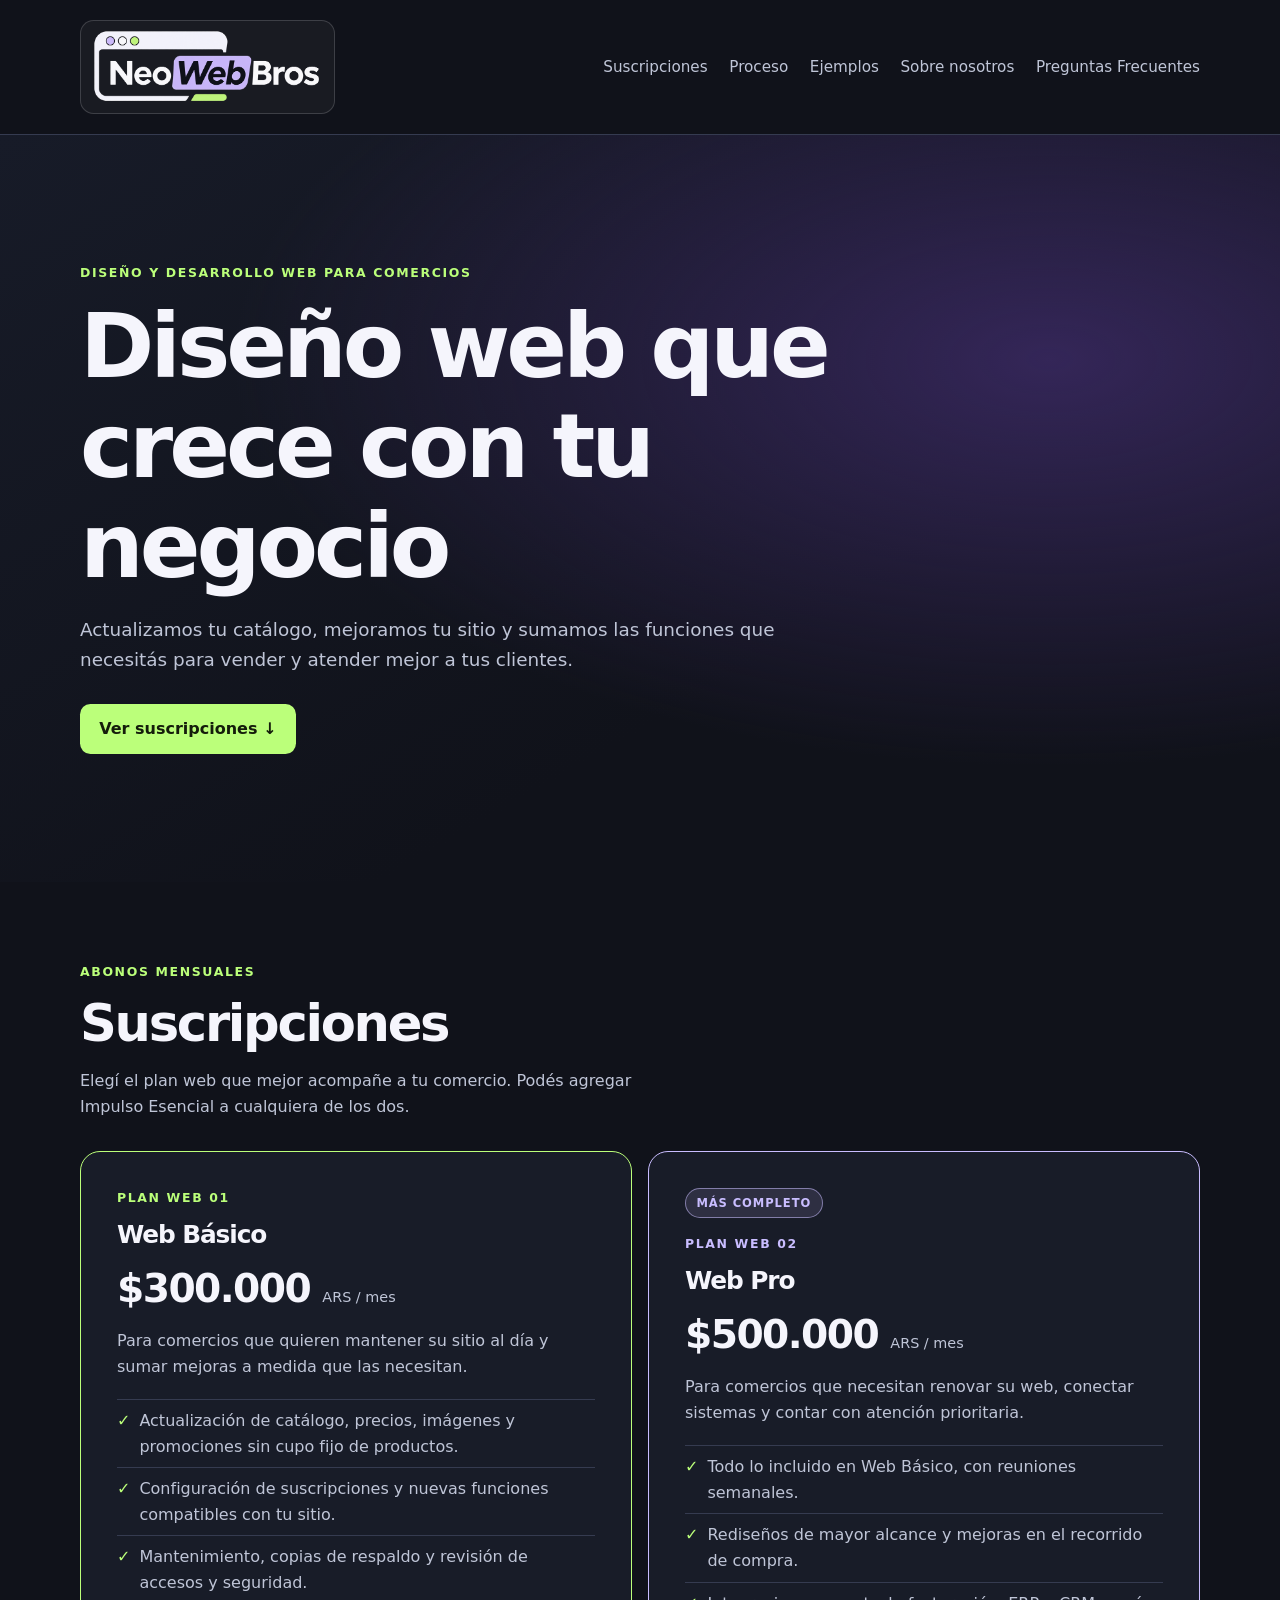
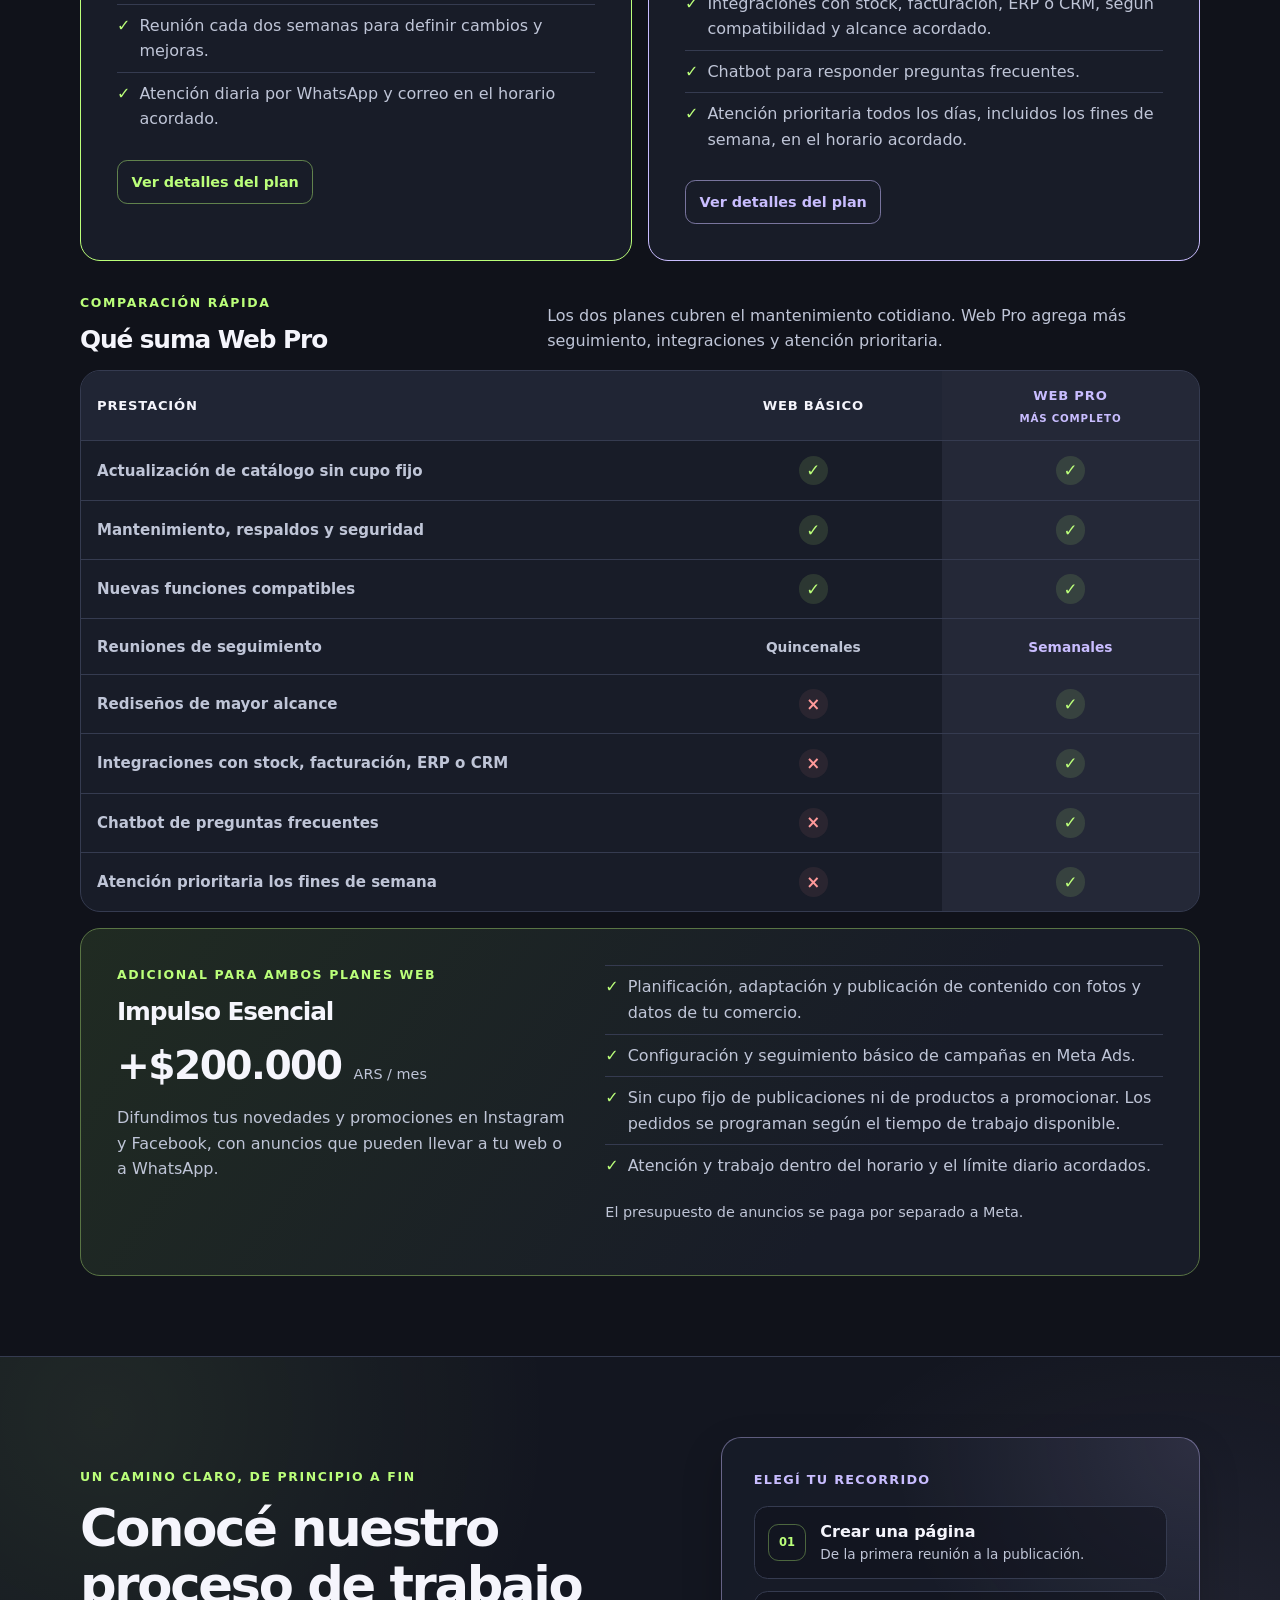
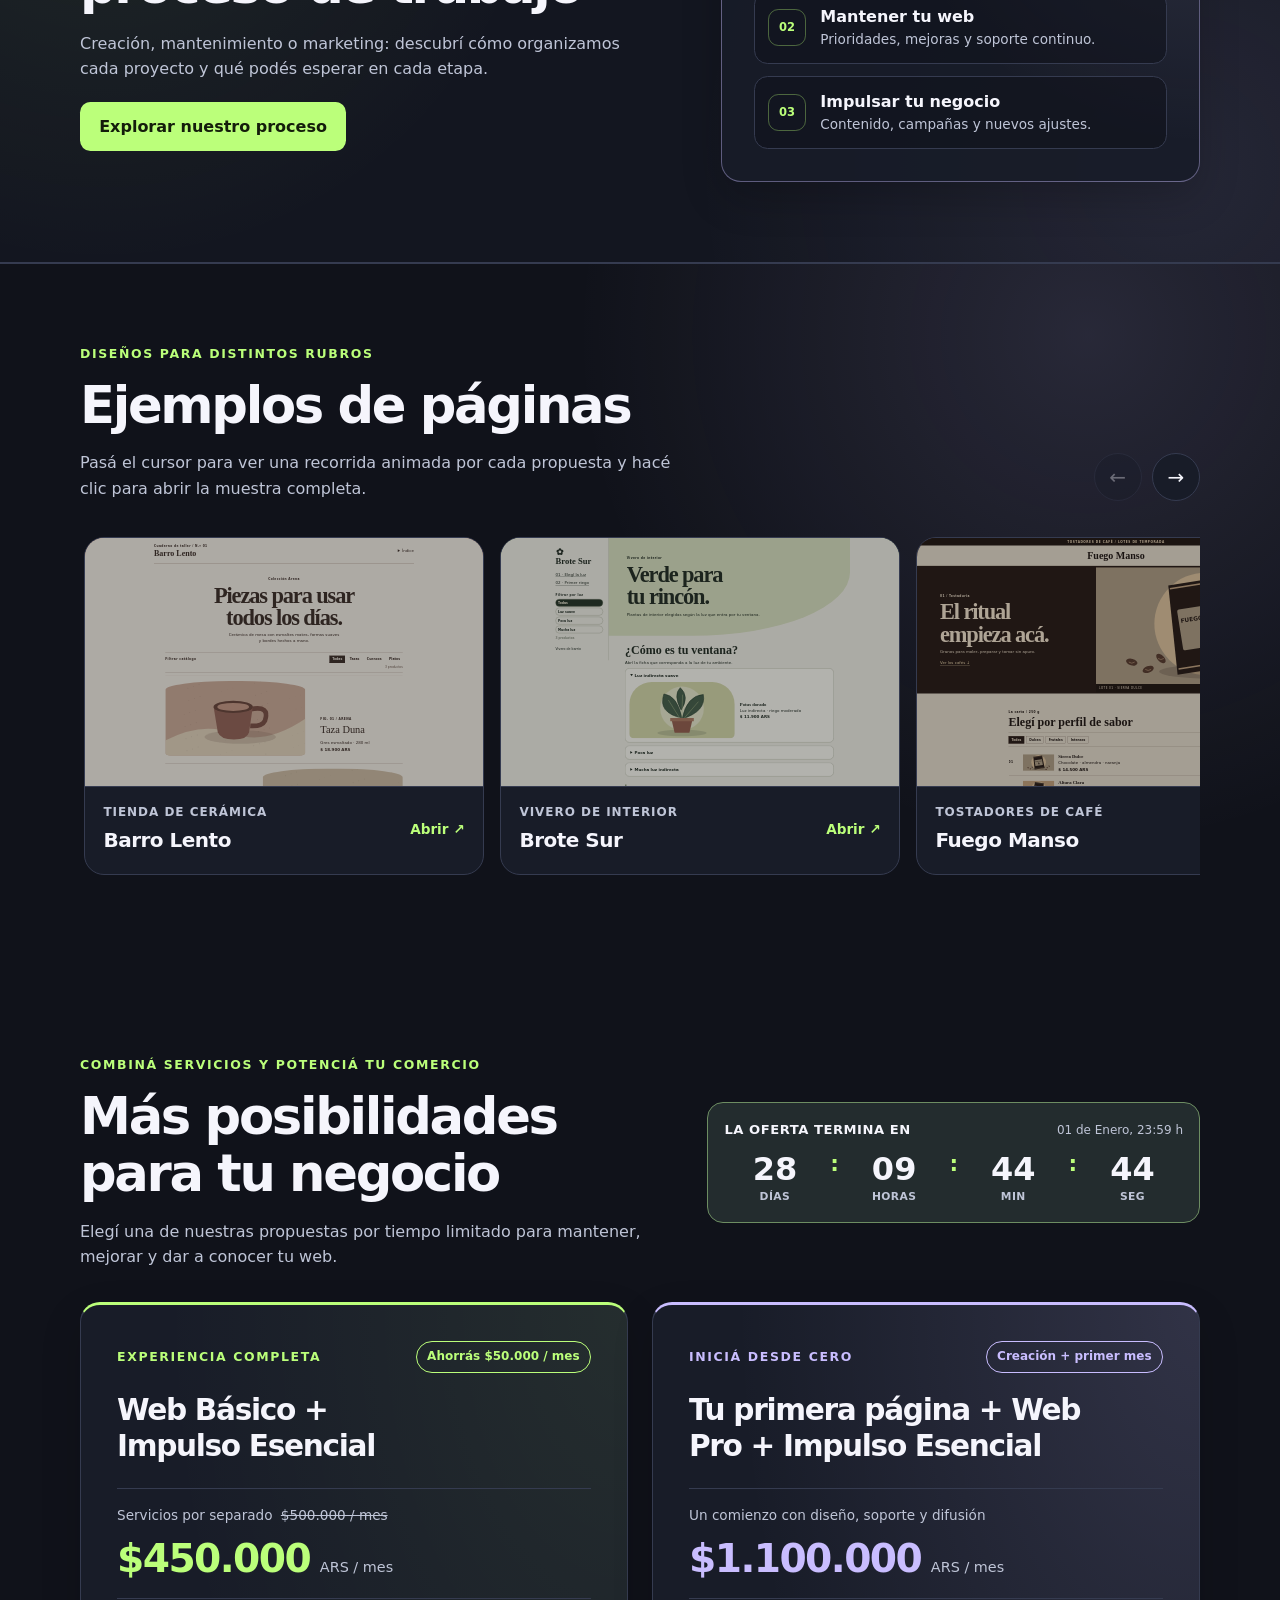
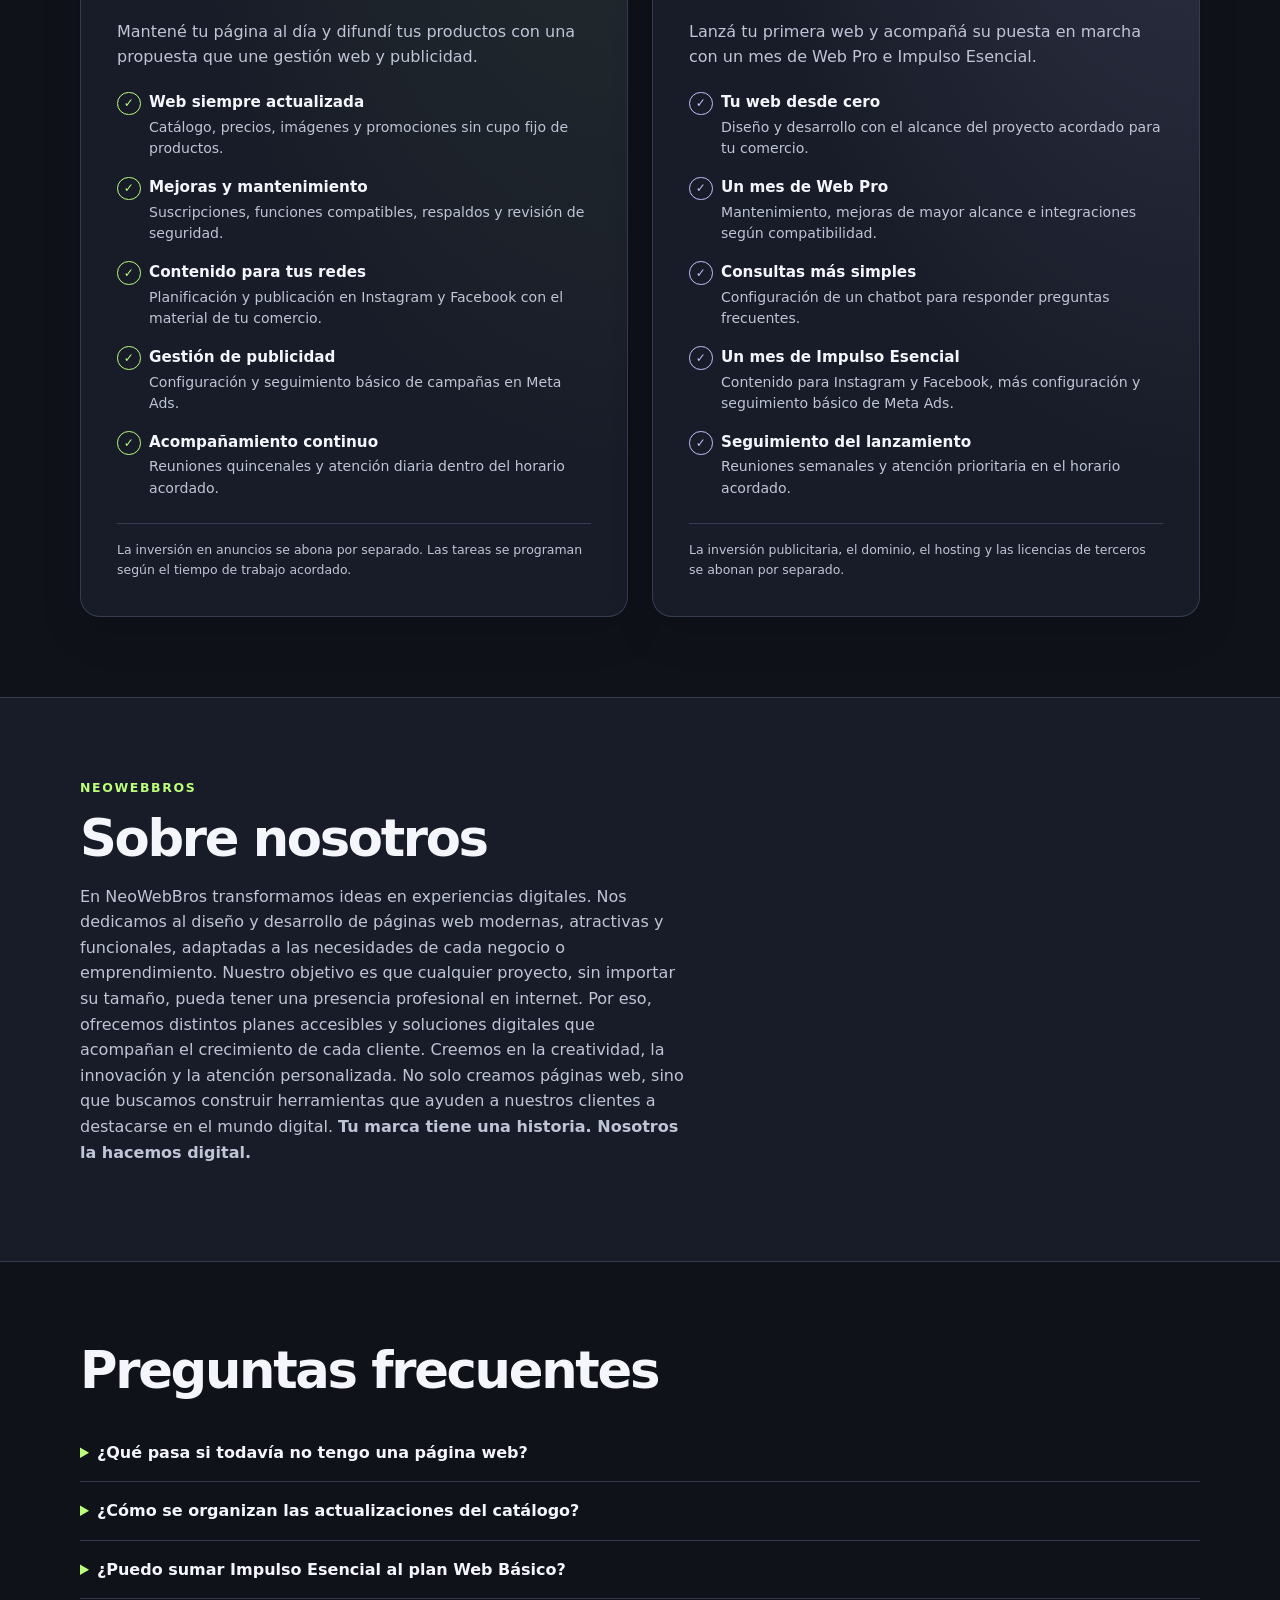
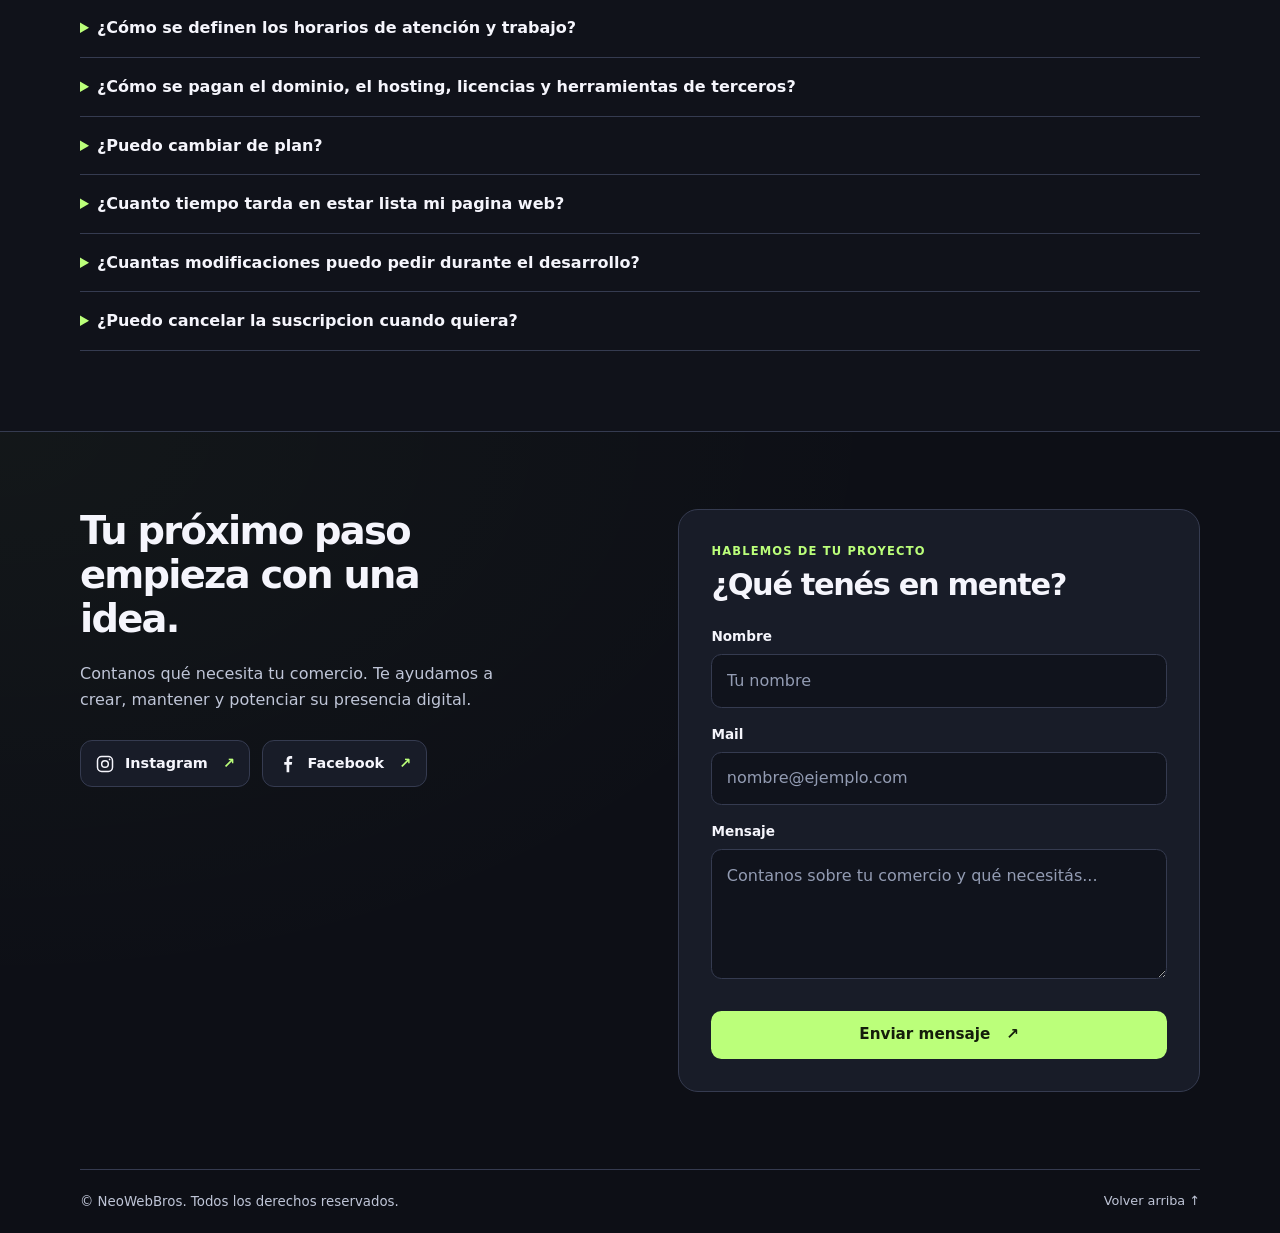
<file: index.html>
<!DOCTYPE html>
<html lang="es-AR">
  <head>
    <meta charset="utf-8" />
    <meta name="viewport" content="width=device-width, initial-scale=1" />
    <meta name="description" content="Diseño, desarrollo y mantenimiento web para comercios en Argentina. Mejoramos tu catálogo, la experiencia de compra y tu presencia digital." />
    <meta name="robots" content="index, follow, max-image-preview:large" />
    <meta name="color-scheme" content="dark" />
    <meta name="theme-color" content="#10121a" />
    <meta property="og:locale" content="es_AR" />
    <meta property="og:type" content="website" />
    <meta property="og:site_name" content="NeoWebBros" />
    <meta property="og:url" content="https://neowebbros.onrender.com/" />
    <meta property="og:title" content="Diseño y desarrollo web para comercios | NeoWebBros" />
    <meta property="og:description" content="Mantenimiento, mejoras e integraciones para que la web de tu comercio crezca con tu negocio." />
    <meta property="og:image" content="https://neowebbros.onrender.com/public/neowebbros-logo-header.png" />
    <meta property="og:image:width" content="720" />
    <meta property="og:image:height" content="241" />
    <meta property="og:image:alt" content="NeoWebBros — Diseño y desarrollo web" />
    <meta name="twitter:card" content="summary" />
    <meta name="twitter:title" content="Diseño y desarrollo web para comercios | NeoWebBros" />
    <meta name="twitter:description" content="Mantenimiento, mejoras e integraciones para que la web de tu comercio crezca con tu negocio." />
    <meta name="twitter:image" content="https://neowebbros.onrender.com/public/neowebbros-logo-header.png" />
    <meta name="twitter:image:alt" content="NeoWebBros — Diseño y desarrollo web" />
    <link rel="icon" type="image/svg+xml" href="public/neowebbros-concepto-2.svg" />
    <link rel="icon" type="image/x-icon" href="public/neowebbros-favicon.ico" />
    <link rel="apple-touch-icon" href="public/neowebbros-concepto-2.png" />
    <link rel="canonical" href="https://neowebbros.onrender.com/" />
    <link rel="preload" as="image" href="public/neowebbros-logo-header.png" fetchpriority="high" />
    <title>Diseño y desarrollo web para comercios | NeoWebBros</title>
    <link rel="stylesheet" href="css/main.css" />
    <script type="application/ld+json">
      {
        "@context": "https://schema.org",
        "@graph": [
          {
            "@type": "ProfessionalService",
            "@id": "https://neowebbros.onrender.com/#organization",
            "name": "NeoWebBros",
            "url": "https://neowebbros.onrender.com/",
            "logo": "https://neowebbros.onrender.com/public/neowebbros-logo-header.png",
            "description": "Diseño, desarrollo, mantenimiento web y publicidad digital para comercios.",
            "areaServed": {
              "@type": "Country",
              "name": "Argentina"
            },
            "serviceType": [
              "Diseño web",
              "Desarrollo web",
              "Mantenimiento web",
              "Publicidad digital"
            ]
          },
          {
            "@type": "FAQPage",
            "@id": "https://neowebbros.onrender.com/#preguntas-frecuentes",
            "url": "https://neowebbros.onrender.com/#preguntas-frecuentes",
            "inLanguage": "es-AR",
            "mainEntity": [
              {
                "@type": "Question",
                "name": "¿Qué pasa si todavía no tengo una página web?",
                "acceptedAnswer": {
                  "@type": "Answer",
                  "text": "La creación de un sitio desde cero se cotiza como un proyecto aparte. Una vez en funcionamiento, podés elegir un abono para mantenerlo y seguir mejorándolo."
                }
              },
              {
                "@type": "Question",
                "name": "¿Cómo se organizan las actualizaciones del catálogo?",
                "acceptedAnswer": {
                  "@type": "Answer",
                  "text": "Nos compartís las fotos, los precios y las descripciones. Priorizamos los cambios con vos y los programamos según la disponibilidad de trabajo del plan."
                }
              },
              {
                "@type": "Question",
                "name": "¿Puedo sumar Impulso Esencial al plan Web Básico?",
                "acceptedAnswer": {
                  "@type": "Answer",
                  "text": "Sí. El adicional se puede contratar con Web Básico o Web Pro por $200.000 ARS al mes. El presupuesto destinado a los anuncios se abona por separado."
                }
              },
              {
                "@type": "Question",
                "name": "¿Cómo se definen los horarios de atención y trabajo?",
                "acceptedAnswer": {
                  "@type": "Answer",
                  "text": "Al contratar coordinamos la franja de atención. Para Impulso Esencial también acordamos el límite de trabajo por día y las prioridades del calendario."
                }
              },
              {
                "@type": "Question",
                "name": "¿Cómo se pagan el dominio, el hosting y las licencias?",
                "acceptedAnswer": {
                  "@type": "Answer",
                  "text": "Los costos de dominio, hosting y herramientas de terceros se abonan por separado cuando corresponden."
                }
              }
            ]
          }
        ]
      }
    </script>
  </head>
  <body id="inicio">
    <header class="site-header">
      <div class="container header-inner">
        <a class="brand header-brand" href="#inicio">
          <img class="brand-logo" src="public/neowebbros-logo-header.png" width="720" height="241" alt="NeoWebBros — Diseño y desarrollo web" fetchpriority="high" decoding="async" />
        </a>
        <nav aria-label="Navegación principal">
          <ul>
            <li>
              <a href="#suscripciones">Suscripciones</a>
            </li>
            <li>
              <a href="#proceso">Proceso</a>
            </li>
            <li>
              <a href="#proyectos">Ejemplos</a>
            </li>
            <li>
              <a href="#sobre-nosotros">Sobre nosotros</a>
            </li>
            <li>
              <a href="#preguntas-frecuentes">Preguntas Frecuentes</a>
            </li>
          </ul>
        </nav>
      </div>
    </header>
    <main>
      <section class="hero" aria-labelledby="titulo">
        <div class="container">
          <p class="eyebrow">Diseño y desarrollo web para comercios</p>
          <h1 id="titulo">Diseño web que crece con tu negocio</h1>
          <p>
          Actualizamos tu catálogo, mejoramos tu sitio y sumamos
          las funciones que necesitás para vender y atender mejor a tus clientes.
        </p>
          <a class="button" href="#suscripciones">Ver suscripciones ↓</a>
        </div>
      </section>
      <section class="section container" id="suscripciones" aria-labelledby="titulo-planes">
        <p class="eyebrow">Abonos mensuales</p>
        <h2 id="titulo-planes">Suscripciones</h2>
        <p class="section-intro">
        Elegí el plan web que mejor acompañe a tu comercio.
        Podés agregar Impulso Esencial a cualquiera de los dos.
      </p>
        <div class="plan-grid">
          <article
            class="card plan-card"
            role="button"
            tabindex="0"
            aria-haspopup="dialog"
            aria-controls="plan-basic-dialog"
            data-plan-dialog="plan-basic-dialog"
          >
            <p class="eyebrow">Plan web 01</p>
            <h3>Web Básico</h3>
            <p class="price">$300.000 <small>ARS / mes</small></p>
            <p>
            Para comercios que quieren mantener su sitio al día
            y sumar mejoras a medida que las necesitan.
          </p>
            <ul class="features">
              <li>Actualización de catálogo, precios, imágenes y promociones sin cupo fijo de productos.</li>
              <li>Configuración de suscripciones y nuevas funciones compatibles con tu sitio.</li>
              <li>Mantenimiento, copias de respaldo y revisión de accesos y seguridad.</li>
              <li>Reunión cada dos semanas para definir cambios y mejoras.</li>
              <li>Atención diaria por WhatsApp y correo en el horario acordado.</li>
            </ul>
            <span class="plan-card-action" aria-hidden="true">Ver detalles del plan</span>
          </article>
          <article
            class="card card-pro plan-card"
            role="button"
            tabindex="0"
            aria-haspopup="dialog"
            aria-controls="plan-pro-dialog"
            data-plan-dialog="plan-pro-dialog"
          >
            <span class="plan-recommendation">Más completo</span>
            <p class="eyebrow">Plan web 02</p>
            <h3>Web Pro</h3>
            <p class="price">$500.000 <small>ARS / mes</small></p>
            <p>
            Para comercios que necesitan renovar su web, conectar
            sistemas y contar con atención prioritaria.
          </p>
            <ul class="features">
              <li>Todo lo incluido en Web Básico, con reuniones semanales.</li>
              <li>Rediseños de mayor alcance y mejoras en el recorrido de compra.</li>
              <li>Integraciones con stock, facturación, ERP o CRM, según compatibilidad y alcance acordado.</li>
              <li>Chatbot para responder preguntas frecuentes.</li>
              <li>Atención prioritaria todos los días, incluidos los fines de semana, en el horario acordado.</li>
            </ul>
            <span class="plan-card-action" aria-hidden="true">Ver detalles del plan</span>
          </article>
        </div>

        <dialog class="plan-dialog" id="plan-basic-dialog" aria-labelledby="plan-basic-title" aria-describedby="plan-basic-summary">
          <div class="plan-dialog-content">
            <header class="plan-dialog-header">
              <div>
                <p class="eyebrow">Plan web 01</p>
                <h2 id="plan-basic-title">Web Básico</h2>
              </div>
              <form method="dialog">
                <button class="plan-dialog-close" type="submit" aria-label="Cerrar detalles de Web Básico">×</button>
              </form>
            </header>

            <div class="plan-dialog-price">
              <p class="price">$300.000 <small>ARS / mes</small></p>
              <p id="plan-basic-summary">Una base de mantenimiento continuo para que tu sitio se mantenga actualizado, seguro y preparado para crecer.</p>
            </div>

            <div class="plan-dialog-grid">
              <section aria-labelledby="plan-basic-ideal">
                <h3 id="plan-basic-ideal">Ideal para</h3>
                <p>Comercios que ya tienen una web y necesitan delegar las actualizaciones frecuentes sin contratar cada cambio por separado.</p>
              </section>
              <section aria-labelledby="plan-basic-workflow">
                <h3 id="plan-basic-workflow">Cómo trabajamos</h3>
                <p>Nos reunimos cada dos semanas, definimos prioridades y programamos las tareas según el tiempo de trabajo disponible.</p>
              </section>
            </div>

            <section class="plan-dialog-includes" aria-labelledby="plan-basic-includes">
              <h3 id="plan-basic-includes">Qué incluye</h3>
              <ul>
                <li>Actualización de productos, precios, imágenes, textos y promociones.</li>
                <li>Configuración de funciones y suscripciones compatibles con tu sitio.</li>
                <li>Mantenimiento técnico, copias de respaldo y revisión de seguridad.</li>
                <li>Atención por WhatsApp y correo dentro del horario acordado.</li>
              </ul>
            </section>

            <p class="plan-dialog-note"><strong>Importante:</strong> los servicios, licencias o herramientas de terceros se cotizan por separado cuando el proyecto los requiere.</p>

            <div class="plan-dialog-actions">
              <a class="button" href="#contacto" data-plan-contact>Quiero consultar por Web Básico</a>
              <form method="dialog">
                <button class="button button-secondary" type="submit">Seguir comparando</button>
              </form>
            </div>
          </div>
        </dialog>

        <dialog class="plan-dialog plan-dialog-pro" id="plan-pro-dialog" aria-labelledby="plan-pro-title" aria-describedby="plan-pro-summary">
          <div class="plan-dialog-content">
            <header class="plan-dialog-header">
              <div>
                <p class="eyebrow">Plan web 02 · Más completo</p>
                <h2 id="plan-pro-title">Web Pro</h2>
              </div>
              <form method="dialog">
                <button class="plan-dialog-close" type="submit" aria-label="Cerrar detalles de Web Pro">×</button>
              </form>
            </header>

            <div class="plan-dialog-price">
              <p class="price">$500.000 <small>ARS / mes</small></p>
              <p id="plan-pro-summary">Más seguimiento, mejoras de mayor alcance e integraciones para comercios con necesidades digitales más activas.</p>
            </div>

            <div class="plan-dialog-grid">
              <section aria-labelledby="plan-pro-ideal">
                <h3 id="plan-pro-ideal">Ideal para</h3>
                <p>Comercios que necesitan evolucionar su experiencia de compra, conectar sistemas y resolver cambios con prioridad.</p>
              </section>
              <section aria-labelledby="plan-pro-workflow">
                <h3 id="plan-pro-workflow">Cómo trabajamos</h3>
                <p>Revisamos avances cada semana, acordamos el próximo bloque de trabajo y damos prioridad a las consultas del plan.</p>
              </section>
            </div>

            <section class="plan-dialog-includes" aria-labelledby="plan-pro-includes">
              <h3 id="plan-pro-includes">Qué incluye</h3>
              <ul>
                <li>Todo lo incluido en Web Básico, con seguimiento semanal.</li>
                <li>Rediseños y optimizaciones del recorrido de compra.</li>
                <li>Integraciones con stock, facturación, ERP o CRM según compatibilidad.</li>
                <li>Configuración de un chatbot para consultas frecuentes.</li>
                <li>Atención prioritaria, incluidos los fines de semana, en el horario acordado.</li>
              </ul>
            </section>

            <p class="plan-dialog-note"><strong>Importante:</strong> cada integración se evalúa antes de comenzar. Las licencias y servicios de terceros se cotizan por separado.</p>

            <div class="plan-dialog-actions">
              <a class="button" href="#contacto" data-plan-contact>Quiero consultar por Web Pro</a>
              <form method="dialog">
                <button class="button button-secondary" type="submit">Seguir comparando</button>
              </form>
            </div>
          </div>
        </dialog>

        <section class="plan-comparison" aria-labelledby="titulo-comparacion">
          <div class="comparison-heading">
            <div>
              <p class="eyebrow">Comparación rápida</p>
              <h3 id="titulo-comparacion">Qué suma Web Pro</h3>
            </div>
            <p>Los dos planes cubren el mantenimiento cotidiano. Web Pro agrega más seguimiento, integraciones y atención prioritaria.</p>
          </div>
          <div class="comparison-table-wrap" tabindex="0" aria-label="Tabla comparativa de los planes Web Básico y Web Pro">
            <table class="comparison-table">
              <caption class="sr-only">Servicios incluidos en Web Básico y Web Pro</caption>
              <thead>
                <tr>
                  <th scope="col">Prestación</th>
                  <th scope="col">Web Básico</th>
                  <th class="pro-column" scope="col">
                    Web Pro
                    <span>Más completo</span>
                  </th>
                </tr>
              </thead>
              <tbody>
                <tr>
                  <th scope="row">Actualización de catálogo sin cupo fijo</th>
                  <td><span class="comparison-status included" role="img" aria-label="Incluido">✓</span></td>
                  <td class="pro-column"><span class="comparison-status included" role="img" aria-label="Incluido">✓</span></td>
                </tr>
                <tr>
                  <th scope="row">Mantenimiento, respaldos y seguridad</th>
                  <td><span class="comparison-status included" role="img" aria-label="Incluido">✓</span></td>
                  <td class="pro-column"><span class="comparison-status included" role="img" aria-label="Incluido">✓</span></td>
                </tr>
                <tr>
                  <th scope="row">Nuevas funciones compatibles</th>
                  <td><span class="comparison-status included" role="img" aria-label="Incluido">✓</span></td>
                  <td class="pro-column"><span class="comparison-status included" role="img" aria-label="Incluido">✓</span></td>
                </tr>
                <tr>
                  <th scope="row">Reuniones de seguimiento</th>
                  <td><span class="comparison-detail">Quincenales</span></td>
                  <td class="pro-column"><span class="comparison-detail comparison-detail-pro">Semanales</span></td>
                </tr>
                <tr>
                  <th scope="row">Rediseños de mayor alcance</th>
                  <td><span class="comparison-status excluded" role="img" aria-label="No incluido">×</span></td>
                  <td class="pro-column"><span class="comparison-status included" role="img" aria-label="Incluido">✓</span></td>
                </tr>
                <tr>
                  <th scope="row">Integraciones con stock, facturación, ERP o CRM</th>
                  <td><span class="comparison-status excluded" role="img" aria-label="No incluido">×</span></td>
                  <td class="pro-column"><span class="comparison-status included" role="img" aria-label="Incluido">✓</span></td>
                </tr>
                <tr>
                  <th scope="row">Chatbot de preguntas frecuentes</th>
                  <td><span class="comparison-status excluded" role="img" aria-label="No incluido">×</span></td>
                  <td class="pro-column"><span class="comparison-status included" role="img" aria-label="Incluido">✓</span></td>
                </tr>
                <tr>
                  <th scope="row">Atención prioritaria los fines de semana</th>
                  <td><span class="comparison-status excluded" role="img" aria-label="No incluido">×</span></td>
                  <td class="pro-column"><span class="comparison-status included" role="img" aria-label="Incluido">✓</span></td>
                </tr>
              </tbody>
            </table>
          </div>
        </section>
        <article class="card addon">
          <div>
            <p class="eyebrow">Adicional para ambos planes web</p>
            <h3>Impulso Esencial</h3>
            <p class="price">+$200.000 <small>ARS / mes</small></p>
            <p>
            Difundimos tus novedades y promociones en Instagram y Facebook,
            con anuncios que pueden llevar a tu web o a WhatsApp.
          </p>
          </div>
          <div>
            <ul class="features">
              <li>Planificación, adaptación y publicación de contenido con fotos y datos de tu comercio.</li>
              <li>Configuración y seguimiento básico de campañas en Meta Ads.</li>
              <li>Sin cupo fijo de publicaciones ni de productos a promocionar. Los pedidos se programan según el tiempo de trabajo disponible.</li>
              <li>Atención y trabajo dentro del horario y el límite diario acordados.</li>
            </ul>
            <p class="note">El presupuesto de anuncios se paga por separado a Meta.</p>
          </div>
        </article>
      </section>
      <section class="section process-section process-invite-section" id="proceso" aria-labelledby="titulo-proceso">
        <div class="container process-invite-layout">
          <div class="process-invite-copy">
            <p class="eyebrow">Un camino claro, de principio a fin</p>
            <h2 id="titulo-proceso">Conocé nuestro proceso de trabajo</h2>
            <p class="section-intro">
              Creación, mantenimiento o marketing: descubrí cómo organizamos cada proyecto y qué podés esperar en cada etapa.
            </p>
            <a class="button process-invite-button" href="pages/proceso.html">Explorar nuestro proceso</a>
          </div>

          <div class="process-invite-preview" aria-label="Servicios explicados en la página de proceso">
            <p class="process-invite-label">Elegí tu recorrido</p>
            <ul class="process-invite-list">
              <li>
                <span aria-hidden="true">01</span>
                <div>
                  <strong>Crear una página</strong>
                  <small>De la primera reunión a la publicación.</small>
                </div>
              </li>
              <li>
                <span aria-hidden="true">02</span>
                <div>
                  <strong>Mantener tu web</strong>
                  <small>Prioridades, mejoras y soporte continuo.</small>
                </div>
              </li>
              <li>
                <span aria-hidden="true">03</span>
                <div>
                  <strong>Impulsar tu negocio</strong>
                  <small>Contenido, campañas y nuevos ajustes.</small>
                </div>
              </li>
            </ul>
          </div>
        </div>
      </section>
      <section class="section showcase" id="proyectos" aria-labelledby="titulo-proyectos">
        <div class="container">
          <div class="showcase-heading">
            <div>
              <p class="eyebrow">Diseños para distintos rubros</p>
              <h2 id="titulo-proyectos">Ejemplos de páginas</h2>
              <p class="section-intro">
                Pasá el cursor para ver una recorrida animada por cada propuesta y hacé clic para abrir la muestra completa.
              </p>
            </div>
            <div class="carousel-controls" aria-label="Controles del carrusel">
              <button class="carousel-button" type="button" data-carousel-previous aria-label="Ver ejemplos anteriores">
                <span aria-hidden="true">←</span>
              </button>
              <button class="carousel-button" type="button" data-carousel-next aria-label="Ver más ejemplos">
                <span aria-hidden="true">→</span>
              </button>
            </div>
          </div>
          <div class="project-carousel" data-carousel>
            <div class="project-track" data-carousel-track tabindex="0" aria-label="Ejemplos de sitios web">
              <a class="project-card" href="pages/barro-lento.html" target="_blank" rel="noopener noreferrer" aria-label="Barro Lento, tienda de cerámica. Abrir muestra en una pestaña nueva">
                <span class="project-preview project-preview-clay" aria-hidden="true">
                  <iframe src="pages/barro-lento.html" title="Vista previa de Barro Lento" loading="lazy" tabindex="-1"></iframe>
                </span>
                <span class="project-meta">
                  <span>
                    <small>Tienda de cerámica</small>
                    <strong>Barro Lento</strong>
                  </span>
                  <span class="project-cta" aria-hidden="true">Abrir ↗</span>
                </span>
              </a>
              <a class="project-card" href="pages/brote-sur.html" target="_blank" rel="noopener noreferrer" aria-label="Brote Sur, vivero de interior. Abrir muestra en una pestaña nueva">
                <span class="project-preview project-preview-plant" aria-hidden="true">
                  <iframe src="pages/brote-sur.html" title="Vista previa de Brote Sur" loading="lazy" tabindex="-1"></iframe>
                </span>
                <span class="project-meta">
                  <span>
                    <small>Vivero de interior</small>
                    <strong>Brote Sur</strong>
                  </span>
                  <span class="project-cta" aria-hidden="true">Abrir ↗</span>
                </span>
              </a>
              <a class="project-card" href="pages/fuego-manso.html" target="_blank" rel="noopener noreferrer" aria-label="Fuego Manso, tostadores de café. Abrir muestra en una pestaña nueva">
                <span class="project-preview project-preview-coffee" aria-hidden="true">
                  <iframe src="pages/fuego-manso.html" title="Vista previa de Fuego Manso" loading="lazy" tabindex="-1"></iframe>
                </span>
                <span class="project-meta">
                  <span>
                    <small>Tostadores de café</small>
                    <strong>Fuego Manso</strong>
                  </span>
                  <span class="project-cta" aria-hidden="true">Abrir ↗</span>
                </span>
              </a>
              <a class="project-card" href="pages/pixel-arcade.html" target="_blank" rel="noopener noreferrer" aria-label="Pixel Arcade, tienda retro. Abrir muestra en una pestaña nueva">
                <span class="project-preview project-preview-arcade" aria-hidden="true">
                  <iframe src="pages/pixel-arcade.html" title="Vista previa de Pixel Arcade" loading="lazy" tabindex="-1"></iframe>
                </span>
                <span class="project-meta">
                  <span>
                    <small>Tienda retro</small>
                    <strong>Pixel Arcade</strong>
                  </span>
                  <span class="project-cta" aria-hidden="true">Abrir ↗</span>
                </span>
              </a>
              <a class="project-card" href="pages/ritmo-calle.html" target="_blank" rel="noopener noreferrer" aria-label="Ritmo Calle, indumentaria urbana. Abrir muestra en una pestaña nueva">
                <span class="project-preview project-preview-street" aria-hidden="true">
                  <iframe src="pages/ritmo-calle.html" title="Vista previa de Ritmo Calle" loading="lazy" tabindex="-1"></iframe>
                </span>
                <span class="project-meta">
                  <span>
                    <small>Indumentaria urbana</small>
                    <strong>Ritmo Calle</strong>
                  </span>
                  <span class="project-cta" aria-hidden="true">Abrir ↗</span>
                </span>
              </a>
            </div>
          </div>
        </div>
      </section>
    <section class="section container offers" id="ofertas" aria-labelledby="titulo-ofertas">
      <header class="offers-heading">
        <div>
          <p class="eyebrow">Combiná servicios y potenciá tu comercio</p>
          <h2 id="titulo-ofertas">Más posibilidades para tu negocio</h2>
          <p class="section-intro">Elegí una de nuestras propuestas por tiempo limitado para mantener, mejorar y dar a conocer tu web.</p>
        </div>
        <div
            class="offer-countdown"
            data-offer-countdown
            data-deadline="2027-01-01T23:59:59-03:00"
            role="group"
            aria-labelledby="offer-countdown-title"
          >
            <div class="offer-countdown-heading">
              <p class="offer-countdown-kicker" id="offer-countdown-title">La oferta termina en</p>
              <time datetime="2027-01-01T23:59:59-03:00">01 de Enero, 23:59 h</time>
            </div>
            <div class="offer-countdown-units" aria-hidden="true">
              <span class="offer-countdown-unit"><strong data-countdown-days>00</strong><small>Días</small></span>
              <span class="offer-countdown-separator">:</span>
              <span class="offer-countdown-unit"><strong data-countdown-hours>00</strong><small>Horas</small></span>
              <span class="offer-countdown-separator">:</span>
              <span class="offer-countdown-unit"><strong data-countdown-minutes>00</strong><small>Min</small></span>
              <span class="offer-countdown-separator">:</span>
              <span class="offer-countdown-unit"><strong data-countdown-seconds>00</strong><small>Seg</small></span>
            </div>
            <p class="sr-only" data-countdown-status aria-live="polite"></p>
          </div>
      </header>

      <div class="offers-grid">
        <article class="card offer-card">
          <div class="offer-topline">
            <p class="eyebrow">Experiencia completa</p>
            <span class="offer-badge">Ahorrás $50.000 / mes</span>
          </div>
          <h3>Web Básico + Impulso Esencial</h3>
          <div class="offer-pricing">
            <p class="offer-reference">Servicios por separado <s>$500.000 / mes</s></p>
            <p class="price">$450.000 <small>ARS / mes</small></p>
          </div>

          <p class="offer-description">Mantené tu página al día y difundí tus productos con una propuesta que une gestión web y publicidad.</p>
          <ul class="offer-features">
            <li><strong>Web siempre actualizada</strong><span>Catálogo, precios, imágenes y promociones sin cupo fijo de productos.</span></li>
            <li><strong>Mejoras y mantenimiento</strong><span>Suscripciones, funciones compatibles, respaldos y revisión de seguridad.</span></li>
            <li><strong>Contenido para tus redes</strong><span>Planificación y publicación en Instagram y Facebook con el material de tu comercio.</span></li>
            <li><strong>Gestión de publicidad</strong><span>Configuración y seguimiento básico de campañas en Meta Ads.</span></li>
            <li><strong>Acompañamiento continuo</strong><span>Reuniones quincenales y atención diaria dentro del horario acordado.</span></li>
          </ul>
          <p class="offer-note">La inversión en anuncios se abona por separado. Las tareas se programan según el tiempo de trabajo acordado.</p>
        </article>

        <article class="card offer-card offer-card-launch">
          <div class="offer-topline">
            <p class="eyebrow">Iniciá desde cero</p>
            <span class="offer-badge">Creación + primer mes</span>
          </div>
          <h3>Tu primera página + Web Pro + Impulso Esencial</h3>
          <div class="offer-pricing">
            <p class="offer-reference">Un comienzo con diseño, soporte y difusión</p>
            <p class="price">$1.100.000 <small>ARS / mes</small></p>
          </div>
          <p class="offer-description">Lanzá tu primera web y acompañá su puesta en marcha con un mes de Web Pro e Impulso Esencial.</p>
          <ul class="offer-features">
            <li><strong>Tu web desde cero</strong><span>Diseño y desarrollo con el alcance del proyecto acordado para tu comercio.</span></li>
            <li><strong>Un mes de Web Pro</strong><span>Mantenimiento, mejoras de mayor alcance e integraciones según compatibilidad.</span></li>
            <li><strong>Consultas más simples</strong><span>Configuración de un chatbot para responder preguntas frecuentes.</span></li>
            <li><strong>Un mes de Impulso Esencial</strong><span>Contenido para Instagram y Facebook, más configuración y seguimiento básico de Meta Ads.</span></li>
            <li><strong>Seguimiento del lanzamiento</strong><span>Reuniones semanales y atención prioritaria en el horario acordado.</span></li>
          </ul>
          <p class="offer-note">La inversión publicitaria, el dominio, el hosting y las licencias de terceros se abonan por separado.</p>
        </article>
      </div>
    </section>

      <section class="section about" id="sobre-nosotros" aria-labelledby="titulo-nosotros">
        <div class="container">
          <p class="eyebrow">NeoWebBros</p>
          <h2 id="titulo-nosotros">Sobre nosotros</h2>
          <p class="section-intro">
            En NeoWebBros transformamos ideas en experiencias digitales. Nos dedicamos al diseño y desarrollo de páginas web modernas, atractivas y funcionales, adaptadas a las necesidades de cada negocio o emprendimiento.

            Nuestro objetivo es que cualquier proyecto, sin importar su tamaño, pueda tener una presencia profesional en internet. Por eso, ofrecemos distintos planes accesibles y soluciones digitales que acompañan el crecimiento de cada cliente.

            Creemos en la creatividad, la innovación y la atención personalizada. No solo creamos páginas web, sino que buscamos construir herramientas que ayuden a nuestros clientes a destacarse en el mundo digital.

            <b>Tu marca tiene una historia. Nosotros la hacemos digital.</b>
        </p>
        </div>
      </section>
      <section class="section container" id="preguntas-frecuentes" aria-labelledby="titulo-faq">
        <h2 id="titulo-faq">Preguntas frecuentes</h2>
        <div class="faq">
          <details>
            <summary>¿Qué pasa si todavía no tengo una página web?</summary>
            <p>La creación de un sitio desde cero se cotiza como un proyecto aparte. Una vez en funcionamiento, podés elegir un abono para mantenerlo y seguir mejorándolo.</p>
          </details>
          <details>
            <summary>¿Cómo se organizan las actualizaciones del catálogo?</summary>
            <p>Nosotros sacamos las fotos y videos de tus productos con equipamiento de la mejor calidad y vos nos pasás los precios y las descripciones. Priorizamos los cambios con vos y los programamos según la disponibilidad de trabajo del plan.</p>
          </details>
          <details>
            <summary>¿Puedo sumar Impulso Esencial al plan Web Básico?</summary>
            <p>Sí. El adicional se puede contratar con Web Básico o Web Pro por $200.000 ARS al mes. El presupuesto destinado a los anuncios se abona por separado.</p>
          </details>
          <details>
            <summary>¿Cómo se definen los horarios de atención y trabajo?</summary>
            <p>Al contratar cualquiera de los servicios, coordinamos la franja de atención y las prioridades del calendario.</p>
          </details>
          <details>
            <summary>¿Cómo se pagan el dominio, el hosting, licencias y herramientas de terceros?</summary>
            <p>Los costos de dominio, hosting y herramientas de terceros se abonan por separado cuando corresponden.</p>
          </details>
          <details>
            <summary>¿Puedo cambiar de plan?</summary>
            <p>¡Por supuesto! Si quieres cambiar de plan puedes hacerlo al proximo mes sin problema alguno. En caso de querer cambiar de plan dentro del mismo mes, contactanos para abordar tu situación.</p>
          </details>
          <details>
            <summary>¿Cuanto tiempo tarda en estar lista mi pagina web?</summary>
            <p>El tiempo de desarrollo depende del plan contratado y de la complejidad del proyecto. Una vez que recibimos toda la información y el material necesario, comenzamos a trabajar para entregar tu página web lo antes posible, sin descuidar la calidad y los detalles.</p>
          </details>
          <details>
            <summary>¿Cuantas modificaciones puedo pedir durante el desarrollo?</summary>
            <p>En cada reunion realizada se pueden pedir cualquier cantidad de moficicaciones que el cliente quiera.</p>
          </details>
          <details>
            <summary>¿Puedo cancelar la suscripcion cuando quiera?</summary>
            <p>¡Sí! En NeoWebBros queremos que tengas total libertad. Podés cancelar tu suscripción cuando lo desees, sin compromisos de permanencia. La cancelación evitará futuras renovaciones, y el servicio continuará activo hasta que finalice el período ya abonado.</p>
          </details>
        </div>
      </section>
    </main>

<footer class="nwb-footer" id="contacto">
  <div class="container nwb-footer-grid">
    <div class="nwb-footer-info">

      <h2>Tu próximo paso empieza con una idea.</h2>

      <p>
        Contanos qué necesita tu comercio. Te ayudamos a crear,
        mantener y potenciar su presencia digital.
      </p>

      <div class="nwb-socials" aria-label="Nuestras redes sociales">
        <a
          class="nwb-social-button"
          href="https://www.instagram.com/neowebbros/"
          target="_blank"
          rel="noopener noreferrer"
          aria-label="Instagram de NeoWebBros, abre en otra pestaña"
        >
          <svg
            viewBox="0 0 24 24"
            fill="none"
            stroke="currentColor"
            stroke-width="1.8"
            aria-hidden="true"
          >
            <rect x="3" y="3" width="18" height="18" rx="5"></rect>
            <circle cx="12" cy="12" r="4"></circle>
            <circle cx="17.5" cy="6.5" r="1" fill="currentColor" stroke="none"></circle>
          </svg>
          Instagram
          <span aria-hidden="true">↗</span>
        </a>

        <a
          class="nwb-social-button"
          href="https://www.facebook.com/profile.php?id=61596649251829"
          target="_blank"
          rel="noopener noreferrer"
          aria-label="Facebook de NeoWebBros, abre en otra pestaña"
        >
          <svg viewBox="0 0 24 24" fill="currentColor" aria-hidden="true">
            <path d="M13.5 22v-9h3l.5-3.5h-3.5V7.3c0-1 .3-1.7 1.8-1.7H17V2.5c-.8-.1-1.7-.2-2.5-.2-2.5 0-4.2 1.5-4.2 4.3v2.9H7.5V13h2.8v9z"></path>
          </svg>
          Facebook
          <span aria-hidden="true">↗</span>
        </a>
      </div>
    </div>

    <section class="nwb-contact" aria-labelledby="nwb-contact-title">
      <p class="nwb-contact-eyebrow">Hablemos de tu proyecto</p>
      <h2 id="nwb-contact-title">¿Qué tenés en mente?</h2>

      <form id="nwb-contact-form" class="nwb-contact-form">
        <div class="nwb-field">
          <label for="nwb-name">Nombre</label>
          <input
            id="nwb-name"
            name="nombre"
            type="text"
            placeholder="Tu nombre"
            autocomplete="name"
            maxlength="100"
            required
          >
        </div>

        <div class="nwb-field">
          <label for="nwb-email">Mail</label>
          <input
            id="nwb-email"
            name="email"
            type="email"
            placeholder="nombre@ejemplo.com"
            autocomplete="email"
            maxlength="254"
            required
          >
        </div>

        <div class="nwb-field">
          <label for="nwb-message">Mensaje</label>
          <textarea
            id="nwb-message"
            name="mensaje"
            rows="4"
            placeholder="Contanos sobre tu comercio y qué necesitás..."
            maxlength="3000"
            required
          ></textarea>
        </div>

        <p class="nwb-form-note">

        </p>

        <button class="nwb-submit" type="submit">
          Enviar mensaje
          <span aria-hidden="true">↗</span>
        </button>
      </form>
    </section>
  </div>

  <div class="container nwb-footer-bottom">
    <small>© NeoWebBros. Todos los derechos reservados.</small>
    <a href="#inicio">Volver arriba ↑</a>
  </div>
</footer>

<dialog class="nwb-dialog" id="nwb-success" aria-labelledby="nwb-success-title">
  <div class="nwb-dialog-icon" aria-hidden="true">✓</div>
  <h2 id="nwb-success-title">¡Mensaje enviado!</h2>


  <form method="dialog">
    <button class="nwb-submit" autofocus>Entendido</button>
  </form>
</dialog>
    <script src="js/main.js" defer></script>
    <script src="js/formulario-footer.js" defer></script>
  </body>
</html>
</file>
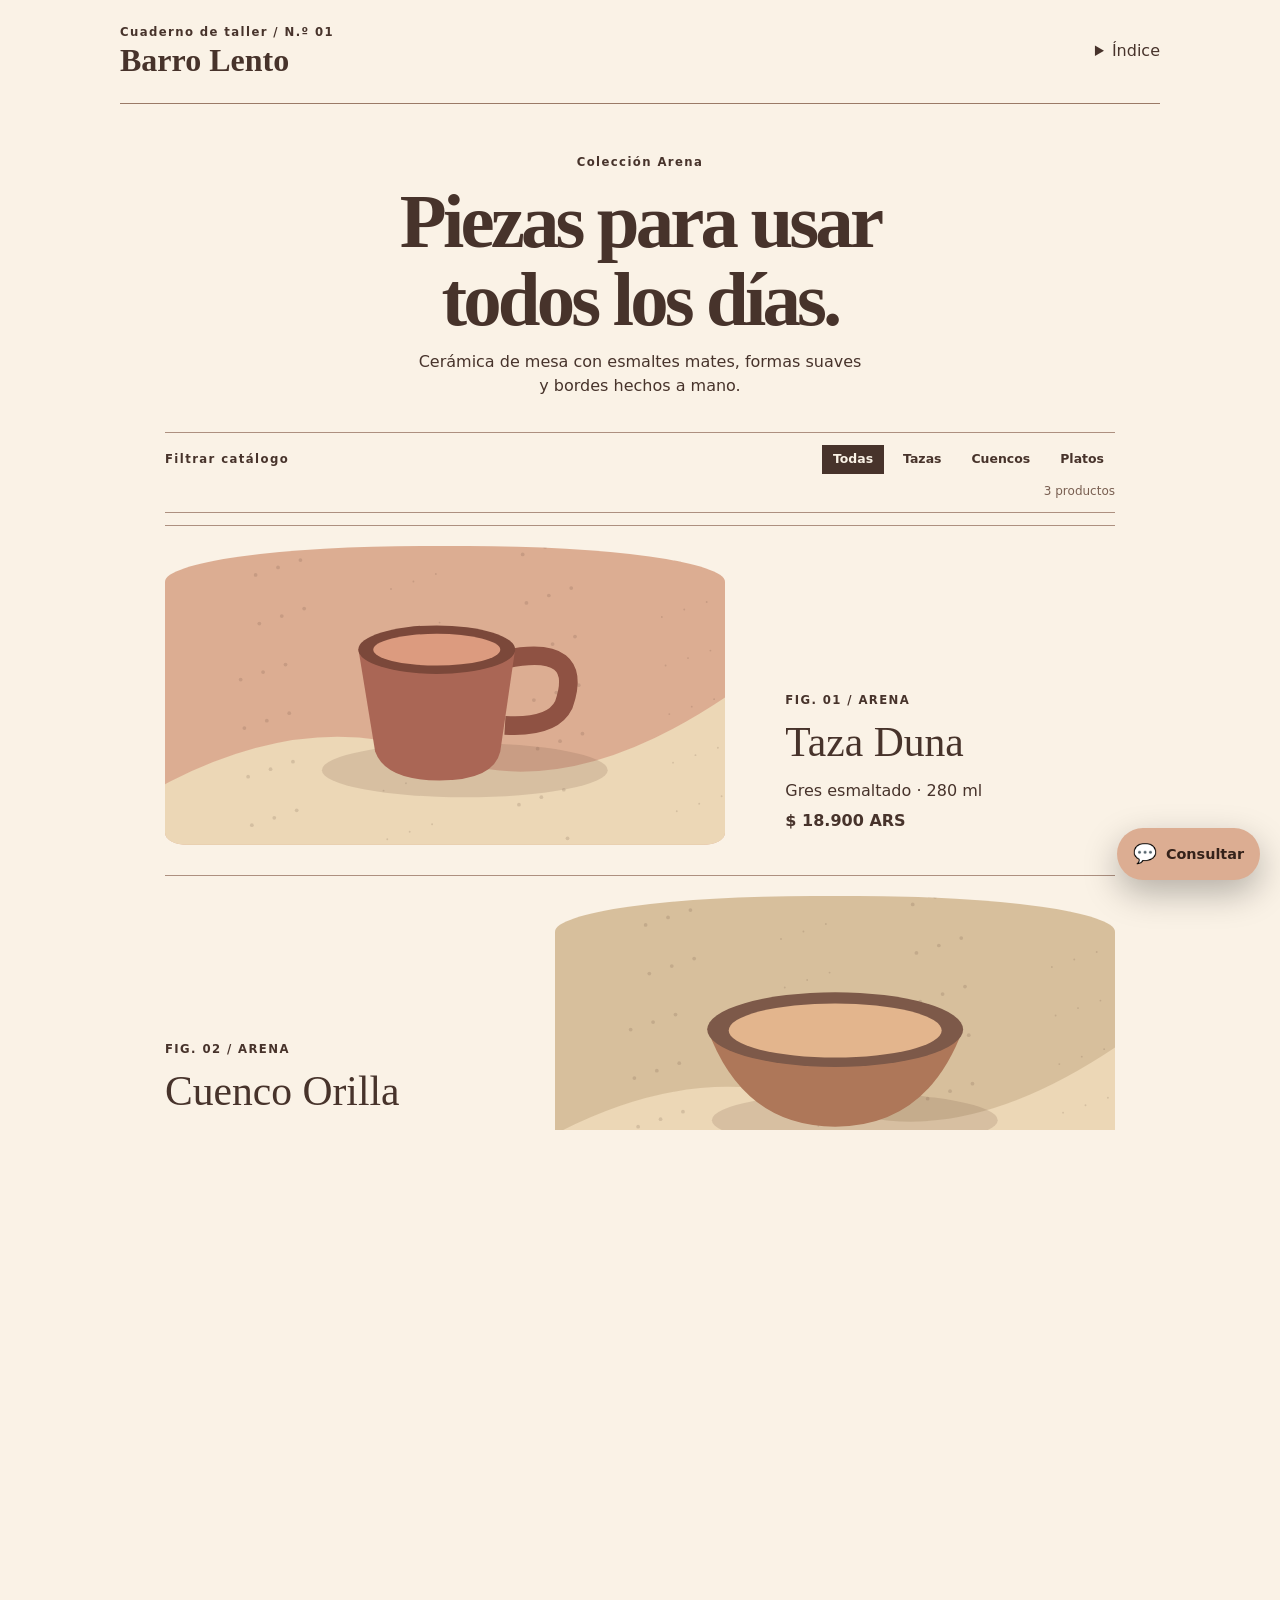
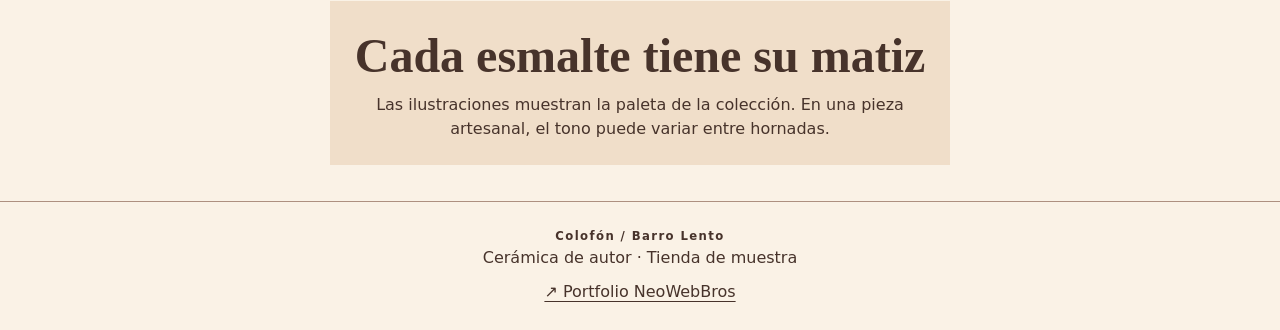
<file: pages/barro-lento.html>
<!DOCTYPE html>
<html lang="es-AR">
  <head>
    <meta charset="utf-8" />
    <meta name="viewport" content="width=device-width,initial-scale=1" />
    <meta name="robots" content="noindex, follow" />
    <title>Barro Lento | Demo NeoWebBros</title>
    <link rel="stylesheet" href="../css/barro-lento.css" />
    <link rel="stylesheet" href="../css/product-filters.css" />
    <link rel="stylesheet" href="../css/demo-chatbot.css" />
  </head>
  <body data-chatbot-business="barro-lento">
    <header class="book">
      <div>
        <p class="label">Cuaderno de taller / N.º 01</p>
        <a href="#coleccion">Barro Lento</a>
      </div>
      <details>
        <summary>Índice</summary>
        <nav aria-label="Índice">
          <a href="#coleccion">La colección</a>
          <a href="#esmaltes">Sobre los esmaltes</a>
          <a href="../index.html">Portfolio</a>
        </nav>
      </details>
    </header>
    <main>
      <article id="coleccion" class="journal">
        <header>
          <p class="label">Colección Arena</p>
          <h1>Piezas para usar todos los días.</h1>
          <p>Cerámica de mesa con esmaltes mates, formas suaves y bordes hechos a mano.</p>
        </header>
        <nav class="catalog-filters book-filters" data-product-filter data-filter-target="#coleccion" aria-label="Filtrar piezas por categoría">
          <span class="label">Filtrar catálogo</span>
          <button type="button" data-filter-value="all" aria-pressed="true">Todas</button>
          <button type="button" data-filter-value="tazas" aria-pressed="false">Tazas</button>
          <button type="button" data-filter-value="cuencos" aria-pressed="false">Cuencos</button>
          <button type="button" data-filter-value="platos" aria-pressed="false">Platos</button>
          <span class="product-filter-status" data-filter-status aria-live="polite"></span>
        </nav>
        <figure class="spread" data-product-category="tazas">
          <div>
            <svg viewBox="0 0 600 320" aria-hidden="true" xmlns="http://www.w3.org/2000/svg">
              <rect width="600" height="320" fill="#dcad92" />
              <path d="M0 255Q159 172 293 225T600 162V320H0" fill="#ecd7b6" />
              <circle cx="0" cy="0" r="1" fill="#5a3e31" opacity=".16" />
              <circle cx="149" cy="67" r="2" fill="#5a3e31" opacity=".16" />
              <circle cx="298" cy="134" r="1" fill="#5a3e31" opacity=".16" />
              <circle cx="447" cy="201" r="2" fill="#5a3e31" opacity=".16" />
              <circle cx="596" cy="268" r="1" fill="#5a3e31" opacity=".16" />
              <circle cx="145" cy="15" r="2" fill="#5a3e31" opacity=".16" />
              <circle cx="294" cy="82" r="1" fill="#5a3e31" opacity=".16" />
              <circle cx="443" cy="149" r="2" fill="#5a3e31" opacity=".16" />
              <circle cx="592" cy="216" r="1" fill="#5a3e31" opacity=".16" />
              <circle cx="141" cy="283" r="2" fill="#5a3e31" opacity=".16" />
              <circle cx="290" cy="30" r="1" fill="#5a3e31" opacity=".16" />
              <circle cx="439" cy="97" r="2" fill="#5a3e31" opacity=".16" />
              <circle cx="588" cy="164" r="1" fill="#5a3e31" opacity=".16" />
              <circle cx="137" cy="231" r="2" fill="#5a3e31" opacity=".16" />
              <circle cx="286" cy="298" r="1" fill="#5a3e31" opacity=".16" />
              <circle cx="435" cy="45" r="2" fill="#5a3e31" opacity=".16" />
              <circle cx="584" cy="112" r="1" fill="#5a3e31" opacity=".16" />
              <circle cx="133" cy="179" r="2" fill="#5a3e31" opacity=".16" />
              <circle cx="282" cy="246" r="1" fill="#5a3e31" opacity=".16" />
              <circle cx="431" cy="313" r="2" fill="#5a3e31" opacity=".16" />
              <circle cx="580" cy="60" r="1" fill="#5a3e31" opacity=".16" />
              <circle cx="129" cy="127" r="2" fill="#5a3e31" opacity=".16" />
              <circle cx="278" cy="194" r="1" fill="#5a3e31" opacity=".16" />
              <circle cx="427" cy="261" r="2" fill="#5a3e31" opacity=".16" />
              <circle cx="576" cy="8" r="1" fill="#5a3e31" opacity=".16" />
              <circle cx="125" cy="75" r="2" fill="#5a3e31" opacity=".16" />
              <circle cx="274" cy="142" r="1" fill="#5a3e31" opacity=".16" />
              <circle cx="423" cy="209" r="2" fill="#5a3e31" opacity=".16" />
              <circle cx="572" cy="276" r="1" fill="#5a3e31" opacity=".16" />
              <circle cx="121" cy="23" r="2" fill="#5a3e31" opacity=".16" />
              <circle cx="270" cy="90" r="1" fill="#5a3e31" opacity=".16" />
              <circle cx="419" cy="157" r="2" fill="#5a3e31" opacity=".16" />
              <circle cx="568" cy="224" r="1" fill="#5a3e31" opacity=".16" />
              <circle cx="117" cy="291" r="2" fill="#5a3e31" opacity=".16" />
              <circle cx="266" cy="38" r="1" fill="#5a3e31" opacity=".16" />
              <circle cx="415" cy="105" r="2" fill="#5a3e31" opacity=".16" />
              <circle cx="564" cy="172" r="1" fill="#5a3e31" opacity=".16" />
              <circle cx="113" cy="239" r="2" fill="#5a3e31" opacity=".16" />
              <circle cx="262" cy="306" r="1" fill="#5a3e31" opacity=".16" />
              <circle cx="411" cy="53" r="2" fill="#5a3e31" opacity=".16" />
              <circle cx="560" cy="120" r="1" fill="#5a3e31" opacity=".16" />
              <circle cx="109" cy="187" r="2" fill="#5a3e31" opacity=".16" />
              <circle cx="258" cy="254" r="1" fill="#5a3e31" opacity=".16" />
              <circle cx="407" cy="1" r="2" fill="#5a3e31" opacity=".16" />
              <circle cx="556" cy="68" r="1" fill="#5a3e31" opacity=".16" />
              <circle cx="105" cy="135" r="2" fill="#5a3e31" opacity=".16" />
              <circle cx="254" cy="202" r="1" fill="#5a3e31" opacity=".16" />
              <circle cx="403" cy="269" r="2" fill="#5a3e31" opacity=".16" />
              <circle cx="552" cy="16" r="1" fill="#5a3e31" opacity=".16" />
              <circle cx="101" cy="83" r="2" fill="#5a3e31" opacity=".16" />
              <circle cx="250" cy="150" r="1" fill="#5a3e31" opacity=".16" />
              <circle cx="399" cy="217" r="2" fill="#5a3e31" opacity=".16" />
              <circle cx="548" cy="284" r="1" fill="#5a3e31" opacity=".16" />
              <circle cx="97" cy="31" r="2" fill="#5a3e31" opacity=".16" />
              <circle cx="246" cy="98" r="1" fill="#5a3e31" opacity=".16" />
              <circle cx="395" cy="165" r="2" fill="#5a3e31" opacity=".16" />
              <circle cx="544" cy="232" r="1" fill="#5a3e31" opacity=".16" />
              <circle cx="93" cy="299" r="2" fill="#5a3e31" opacity=".16" />
              <circle cx="242" cy="46" r="1" fill="#5a3e31" opacity=".16" />
              <circle cx="391" cy="113" r="2" fill="#5a3e31" opacity=".16" />
              <circle cx="540" cy="180" r="1" fill="#5a3e31" opacity=".16" />
              <circle cx="89" cy="247" r="2" fill="#5a3e31" opacity=".16" />
              <circle cx="238" cy="314" r="1" fill="#5a3e31" opacity=".16" />
              <circle cx="387" cy="61" r="2" fill="#5a3e31" opacity=".16" />
              <circle cx="536" cy="128" r="1" fill="#5a3e31" opacity=".16" />
              <circle cx="85" cy="195" r="2" fill="#5a3e31" opacity=".16" />
              <circle cx="234" cy="262" r="1" fill="#5a3e31" opacity=".16" />
              <circle cx="383" cy="9" r="2" fill="#5a3e31" opacity=".16" />
              <circle cx="532" cy="76" r="1" fill="#5a3e31" opacity=".16" />
              <circle cx="81" cy="143" r="2" fill="#5a3e31" opacity=".16" />
              <circle cx="230" cy="210" r="1" fill="#5a3e31" opacity=".16" />
              <circle cx="379" cy="277" r="2" fill="#5a3e31" opacity=".16" />
              <ellipse cx="321" cy="240" rx="153" ry="29" fill="#755646" opacity=".18" />
              <path d="M365 121q85-17 62 49q-12 25-63 22" fill="none" stroke="#8f5243" stroke-width="20" />
              <path d="M207 110h168l-16 110q-7 31-65 31t-69-31z" fill="#aa6655" />
              <ellipse cx="291" cy="111" rx="84" ry="26" fill="#7b483a" />
              <ellipse cx="291" cy="111" rx="68" ry="17" fill="#dc9b7f" />
            </svg>
          </div>
          <figcaption>
            <span class="label">FIG. 01 / ARENA</span>
            <h3>Taza Duna</h3>
            <p>Gres esmaltado · 280 ml</p>
            <strong>$ 18.900 ARS</strong>
          </figcaption>
        </figure>
        <figure class="spread" data-product-category="cuencos">
          <div>
            <svg viewBox="0 0 600 320" aria-hidden="true" xmlns="http://www.w3.org/2000/svg">
              <rect width="600" height="320" fill="#d7bf9c" />
              <path d="M0 255Q159 172 293 225T600 162V320H0" fill="#ecd7b6" />
              <circle cx="0" cy="0" r="1" fill="#5a3e31" opacity=".16" />
              <circle cx="149" cy="67" r="2" fill="#5a3e31" opacity=".16" />
              <circle cx="298" cy="134" r="1" fill="#5a3e31" opacity=".16" />
              <circle cx="447" cy="201" r="2" fill="#5a3e31" opacity=".16" />
              <circle cx="596" cy="268" r="1" fill="#5a3e31" opacity=".16" />
              <circle cx="145" cy="15" r="2" fill="#5a3e31" opacity=".16" />
              <circle cx="294" cy="82" r="1" fill="#5a3e31" opacity=".16" />
              <circle cx="443" cy="149" r="2" fill="#5a3e31" opacity=".16" />
              <circle cx="592" cy="216" r="1" fill="#5a3e31" opacity=".16" />
              <circle cx="141" cy="283" r="2" fill="#5a3e31" opacity=".16" />
              <circle cx="290" cy="30" r="1" fill="#5a3e31" opacity=".16" />
              <circle cx="439" cy="97" r="2" fill="#5a3e31" opacity=".16" />
              <circle cx="588" cy="164" r="1" fill="#5a3e31" opacity=".16" />
              <circle cx="137" cy="231" r="2" fill="#5a3e31" opacity=".16" />
              <circle cx="286" cy="298" r="1" fill="#5a3e31" opacity=".16" />
              <circle cx="435" cy="45" r="2" fill="#5a3e31" opacity=".16" />
              <circle cx="584" cy="112" r="1" fill="#5a3e31" opacity=".16" />
              <circle cx="133" cy="179" r="2" fill="#5a3e31" opacity=".16" />
              <circle cx="282" cy="246" r="1" fill="#5a3e31" opacity=".16" />
              <circle cx="431" cy="313" r="2" fill="#5a3e31" opacity=".16" />
              <circle cx="580" cy="60" r="1" fill="#5a3e31" opacity=".16" />
              <circle cx="129" cy="127" r="2" fill="#5a3e31" opacity=".16" />
              <circle cx="278" cy="194" r="1" fill="#5a3e31" opacity=".16" />
              <circle cx="427" cy="261" r="2" fill="#5a3e31" opacity=".16" />
              <circle cx="576" cy="8" r="1" fill="#5a3e31" opacity=".16" />
              <circle cx="125" cy="75" r="2" fill="#5a3e31" opacity=".16" />
              <circle cx="274" cy="142" r="1" fill="#5a3e31" opacity=".16" />
              <circle cx="423" cy="209" r="2" fill="#5a3e31" opacity=".16" />
              <circle cx="572" cy="276" r="1" fill="#5a3e31" opacity=".16" />
              <circle cx="121" cy="23" r="2" fill="#5a3e31" opacity=".16" />
              <circle cx="270" cy="90" r="1" fill="#5a3e31" opacity=".16" />
              <circle cx="419" cy="157" r="2" fill="#5a3e31" opacity=".16" />
              <circle cx="568" cy="224" r="1" fill="#5a3e31" opacity=".16" />
              <circle cx="117" cy="291" r="2" fill="#5a3e31" opacity=".16" />
              <circle cx="266" cy="38" r="1" fill="#5a3e31" opacity=".16" />
              <circle cx="415" cy="105" r="2" fill="#5a3e31" opacity=".16" />
              <circle cx="564" cy="172" r="1" fill="#5a3e31" opacity=".16" />
              <circle cx="113" cy="239" r="2" fill="#5a3e31" opacity=".16" />
              <circle cx="262" cy="306" r="1" fill="#5a3e31" opacity=".16" />
              <circle cx="411" cy="53" r="2" fill="#5a3e31" opacity=".16" />
              <circle cx="560" cy="120" r="1" fill="#5a3e31" opacity=".16" />
              <circle cx="109" cy="187" r="2" fill="#5a3e31" opacity=".16" />
              <circle cx="258" cy="254" r="1" fill="#5a3e31" opacity=".16" />
              <circle cx="407" cy="1" r="2" fill="#5a3e31" opacity=".16" />
              <circle cx="556" cy="68" r="1" fill="#5a3e31" opacity=".16" />
              <circle cx="105" cy="135" r="2" fill="#5a3e31" opacity=".16" />
              <circle cx="254" cy="202" r="1" fill="#5a3e31" opacity=".16" />
              <circle cx="403" cy="269" r="2" fill="#5a3e31" opacity=".16" />
              <circle cx="552" cy="16" r="1" fill="#5a3e31" opacity=".16" />
              <circle cx="101" cy="83" r="2" fill="#5a3e31" opacity=".16" />
              <circle cx="250" cy="150" r="1" fill="#5a3e31" opacity=".16" />
              <circle cx="399" cy="217" r="2" fill="#5a3e31" opacity=".16" />
              <circle cx="548" cy="284" r="1" fill="#5a3e31" opacity=".16" />
              <circle cx="97" cy="31" r="2" fill="#5a3e31" opacity=".16" />
              <circle cx="246" cy="98" r="1" fill="#5a3e31" opacity=".16" />
              <circle cx="395" cy="165" r="2" fill="#5a3e31" opacity=".16" />
              <circle cx="544" cy="232" r="1" fill="#5a3e31" opacity=".16" />
              <circle cx="93" cy="299" r="2" fill="#5a3e31" opacity=".16" />
              <circle cx="242" cy="46" r="1" fill="#5a3e31" opacity=".16" />
              <circle cx="391" cy="113" r="2" fill="#5a3e31" opacity=".16" />
              <circle cx="540" cy="180" r="1" fill="#5a3e31" opacity=".16" />
              <circle cx="89" cy="247" r="2" fill="#5a3e31" opacity=".16" />
              <circle cx="238" cy="314" r="1" fill="#5a3e31" opacity=".16" />
              <circle cx="387" cy="61" r="2" fill="#5a3e31" opacity=".16" />
              <circle cx="536" cy="128" r="1" fill="#5a3e31" opacity=".16" />
              <circle cx="85" cy="195" r="2" fill="#5a3e31" opacity=".16" />
              <circle cx="234" cy="262" r="1" fill="#5a3e31" opacity=".16" />
              <circle cx="383" cy="9" r="2" fill="#5a3e31" opacity=".16" />
              <circle cx="532" cy="76" r="1" fill="#5a3e31" opacity=".16" />
              <circle cx="81" cy="143" r="2" fill="#5a3e31" opacity=".16" />
              <circle cx="230" cy="210" r="1" fill="#5a3e31" opacity=".16" />
              <circle cx="379" cy="277" r="2" fill="#5a3e31" opacity=".16" />
              <ellipse cx="321" cy="240" rx="153" ry="29" fill="#755646" opacity=".18" />
              <path d="M163 142h274q-38 105-137 105t-137-105z" fill="#ae7759" />
              <ellipse cx="300" cy="143" rx="137" ry="40" fill="#7d5949" />
              <ellipse cx="300" cy="144" rx="114" ry="29" fill="#e3b58d" />
            </svg>
          </div>
          <figcaption>
            <span class="label">FIG. 02 / ARENA</span>
            <h3>Cuenco Orilla</h3>
            <p>Gres esmaltado · Ø 16 cm</p>
            <strong>$ 22.500 ARS</strong>
          </figcaption>
        </figure>
        <figure class="spread" data-product-category="platos">
          <div>
            <svg viewBox="0 0 600 320" aria-hidden="true" xmlns="http://www.w3.org/2000/svg">
              <rect width="600" height="320" fill="#b3987c" />
              <path d="M0 255Q159 172 293 225T600 162V320H0" fill="#ecd7b6" />
              <circle cx="0" cy="0" r="1" fill="#5a3e31" opacity=".16" />
              <circle cx="149" cy="67" r="2" fill="#5a3e31" opacity=".16" />
              <circle cx="298" cy="134" r="1" fill="#5a3e31" opacity=".16" />
              <circle cx="447" cy="201" r="2" fill="#5a3e31" opacity=".16" />
              <circle cx="596" cy="268" r="1" fill="#5a3e31" opacity=".16" />
              <circle cx="145" cy="15" r="2" fill="#5a3e31" opacity=".16" />
              <circle cx="294" cy="82" r="1" fill="#5a3e31" opacity=".16" />
              <circle cx="443" cy="149" r="2" fill="#5a3e31" opacity=".16" />
              <circle cx="592" cy="216" r="1" fill="#5a3e31" opacity=".16" />
              <circle cx="141" cy="283" r="2" fill="#5a3e31" opacity=".16" />
              <circle cx="290" cy="30" r="1" fill="#5a3e31" opacity=".16" />
              <circle cx="439" cy="97" r="2" fill="#5a3e31" opacity=".16" />
              <circle cx="588" cy="164" r="1" fill="#5a3e31" opacity=".16" />
              <circle cx="137" cy="231" r="2" fill="#5a3e31" opacity=".16" />
              <circle cx="286" cy="298" r="1" fill="#5a3e31" opacity=".16" />
              <circle cx="435" cy="45" r="2" fill="#5a3e31" opacity=".16" />
              <circle cx="584" cy="112" r="1" fill="#5a3e31" opacity=".16" />
              <circle cx="133" cy="179" r="2" fill="#5a3e31" opacity=".16" />
              <circle cx="282" cy="246" r="1" fill="#5a3e31" opacity=".16" />
              <circle cx="431" cy="313" r="2" fill="#5a3e31" opacity=".16" />
              <circle cx="580" cy="60" r="1" fill="#5a3e31" opacity=".16" />
              <circle cx="129" cy="127" r="2" fill="#5a3e31" opacity=".16" />
              <circle cx="278" cy="194" r="1" fill="#5a3e31" opacity=".16" />
              <circle cx="427" cy="261" r="2" fill="#5a3e31" opacity=".16" />
              <circle cx="576" cy="8" r="1" fill="#5a3e31" opacity=".16" />
              <circle cx="125" cy="75" r="2" fill="#5a3e31" opacity=".16" />
              <circle cx="274" cy="142" r="1" fill="#5a3e31" opacity=".16" />
              <circle cx="423" cy="209" r="2" fill="#5a3e31" opacity=".16" />
              <circle cx="572" cy="276" r="1" fill="#5a3e31" opacity=".16" />
              <circle cx="121" cy="23" r="2" fill="#5a3e31" opacity=".16" />
              <circle cx="270" cy="90" r="1" fill="#5a3e31" opacity=".16" />
              <circle cx="419" cy="157" r="2" fill="#5a3e31" opacity=".16" />
              <circle cx="568" cy="224" r="1" fill="#5a3e31" opacity=".16" />
              <circle cx="117" cy="291" r="2" fill="#5a3e31" opacity=".16" />
              <circle cx="266" cy="38" r="1" fill="#5a3e31" opacity=".16" />
              <circle cx="415" cy="105" r="2" fill="#5a3e31" opacity=".16" />
              <circle cx="564" cy="172" r="1" fill="#5a3e31" opacity=".16" />
              <circle cx="113" cy="239" r="2" fill="#5a3e31" opacity=".16" />
              <circle cx="262" cy="306" r="1" fill="#5a3e31" opacity=".16" />
              <circle cx="411" cy="53" r="2" fill="#5a3e31" opacity=".16" />
              <circle cx="560" cy="120" r="1" fill="#5a3e31" opacity=".16" />
              <circle cx="109" cy="187" r="2" fill="#5a3e31" opacity=".16" />
              <circle cx="258" cy="254" r="1" fill="#5a3e31" opacity=".16" />
              <circle cx="407" cy="1" r="2" fill="#5a3e31" opacity=".16" />
              <circle cx="556" cy="68" r="1" fill="#5a3e31" opacity=".16" />
              <circle cx="105" cy="135" r="2" fill="#5a3e31" opacity=".16" />
              <circle cx="254" cy="202" r="1" fill="#5a3e31" opacity=".16" />
              <circle cx="403" cy="269" r="2" fill="#5a3e31" opacity=".16" />
              <circle cx="552" cy="16" r="1" fill="#5a3e31" opacity=".16" />
              <circle cx="101" cy="83" r="2" fill="#5a3e31" opacity=".16" />
              <circle cx="250" cy="150" r="1" fill="#5a3e31" opacity=".16" />
              <circle cx="399" cy="217" r="2" fill="#5a3e31" opacity=".16" />
              <circle cx="548" cy="284" r="1" fill="#5a3e31" opacity=".16" />
              <circle cx="97" cy="31" r="2" fill="#5a3e31" opacity=".16" />
              <circle cx="246" cy="98" r="1" fill="#5a3e31" opacity=".16" />
              <circle cx="395" cy="165" r="2" fill="#5a3e31" opacity=".16" />
              <circle cx="544" cy="232" r="1" fill="#5a3e31" opacity=".16" />
              <circle cx="93" cy="299" r="2" fill="#5a3e31" opacity=".16" />
              <circle cx="242" cy="46" r="1" fill="#5a3e31" opacity=".16" />
              <circle cx="391" cy="113" r="2" fill="#5a3e31" opacity=".16" />
              <circle cx="540" cy="180" r="1" fill="#5a3e31" opacity=".16" />
              <circle cx="89" cy="247" r="2" fill="#5a3e31" opacity=".16" />
              <circle cx="238" cy="314" r="1" fill="#5a3e31" opacity=".16" />
              <circle cx="387" cy="61" r="2" fill="#5a3e31" opacity=".16" />
              <circle cx="536" cy="128" r="1" fill="#5a3e31" opacity=".16" />
              <circle cx="85" cy="195" r="2" fill="#5a3e31" opacity=".16" />
              <circle cx="234" cy="262" r="1" fill="#5a3e31" opacity=".16" />
              <circle cx="383" cy="9" r="2" fill="#5a3e31" opacity=".16" />
              <circle cx="532" cy="76" r="1" fill="#5a3e31" opacity=".16" />
              <circle cx="81" cy="143" r="2" fill="#5a3e31" opacity=".16" />
              <circle cx="230" cy="210" r="1" fill="#5a3e31" opacity=".16" />
              <circle cx="379" cy="277" r="2" fill="#5a3e31" opacity=".16" />
              <ellipse cx="321" cy="240" rx="153" ry="29" fill="#755646" opacity=".18" />
              <ellipse cx="300" cy="161" rx="158" ry="89" fill="#76594b" />
              <ellipse cx="300" cy="152" rx="158" ry="81" fill="#ab8871" />
              <ellipse cx="300" cy="153" rx="116" ry="56" fill="#c8aa93" />
              <ellipse cx="300" cy="153" rx="100" ry="46" fill="#b89881" />
            </svg>
          </div>
          <figcaption>
            <span class="label">FIG. 03 / ARENA</span>
            <h3>Plato Sombra</h3>
            <p>Gres esmaltado · Ø 24 cm</p>
            <strong>$ 26.900 ARS</strong>
          </figcaption>
        </figure>
      </article>
      <blockquote id="esmaltes">
        <h2>Cada esmalte tiene su matiz</h2>
        <p>Las ilustraciones muestran la paleta de la colección. En una pieza artesanal, el tono puede variar entre hornadas.</p>
      </blockquote>
    </main>
    <footer class="colophon">
      <p class="label">Colofón / Barro Lento</p>
      <p>Cerámica de autor · Tienda de muestra</p>
      <a href="../index.html">↗ Portfolio NeoWebBros</a>
    </footer>
    <script src="../js/product-filters.js" defer></script>
    <script src="../js/demo-chatbot.js" defer></script>
  </body>
</html>
</file>
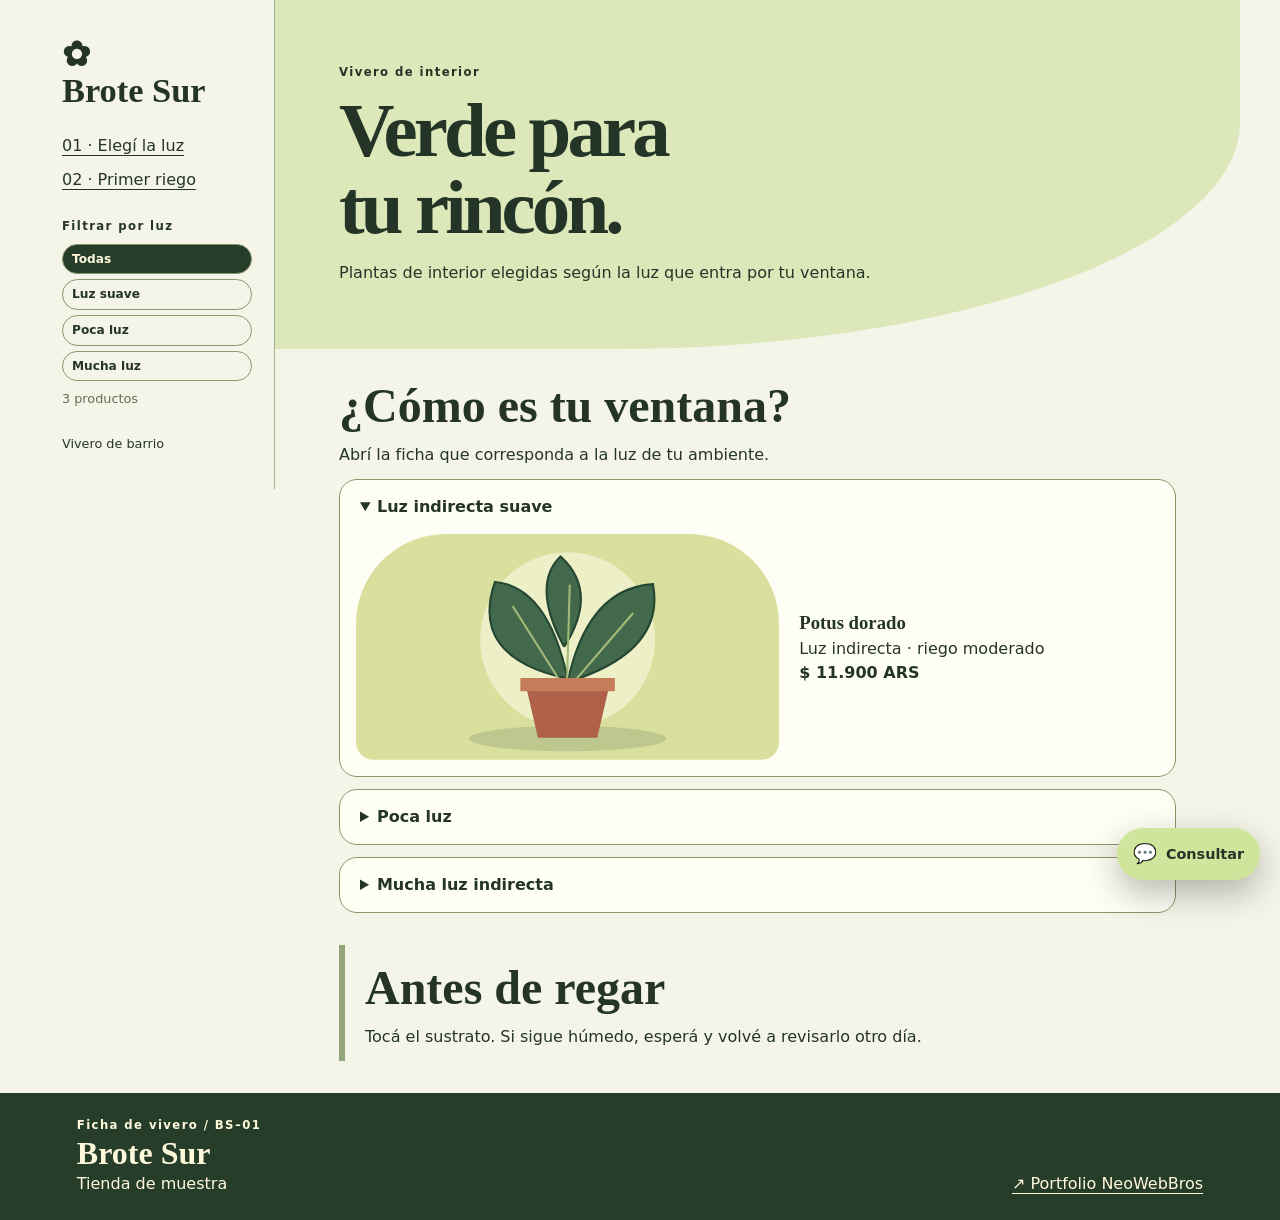
<file: pages/brote-sur.html>
<!DOCTYPE html>
<html lang="es-AR">
  <head>
    <meta charset="utf-8" />
    <meta name="viewport" content="width=device-width,initial-scale=1" />
    <meta name="robots" content="noindex, follow" />
    <title>Brote Sur | Demo NeoWebBros</title>
    <link rel="stylesheet" href="../css/brote-sur.css" />
    <link rel="stylesheet" href="../css/product-filters.css" />
    <link rel="stylesheet" href="../css/demo-chatbot.css" />
  </head>
  <body data-chatbot-business="brote-sur">
    <div class="layout">
      <aside class="rail">
        <a class="plant-logo" href="#entrada">✿<br />Brote Sur</a>
        <nav aria-label="Principal">
          <a href="#luz">01 · Elegí la luz</a>
          <a href="#riego">02 · Primer riego</a>
        </nav>
        <div class="plant-filters" data-product-filter data-filter-target="#luz">
          <p class="label">Filtrar por luz</p>
          <div class="plant-filter-options" aria-label="Filtrar plantas por cantidad de luz">
            <button type="button" data-filter-value="all" aria-pressed="true">Todas</button>
            <button type="button" data-filter-value="luz-suave" aria-pressed="false">Luz suave</button>
            <button type="button" data-filter-value="poca-luz" aria-pressed="false">Poca luz</button>
            <button type="button" data-filter-value="mucha-luz" aria-pressed="false">Mucha luz</button>
          </div>
          <span class="product-filter-status" data-filter-status aria-live="polite"></span>
        </div>
        <span>Vivero de barrio</span>
      </aside>
      <main id="entrada">
        <div class="intro">
          <p class="label">Vivero de interior</p>
          <h1>Verde para tu rincón.</h1>
          <p>Plantas de interior elegidas según la luz que entra por tu ventana.</p>
        </div>
        <section id="luz" class="garden">
          <h2>¿Cómo es tu ventana?</h2>
          <p>Abrí la ficha que corresponda a la luz de tu ambiente.</p>
          <details open data-product-category="luz-suave">
            <summary>Luz indirecta suave</summary>
            <div class="plant">
              <svg viewBox="0 0 600 320" aria-hidden="true" xmlns="http://www.w3.org/2000/svg">
                <rect width="600" height="320" fill="#d9df9d" />
                <circle cx="300" cy="150" r="124" fill="#edf0c7" />
                <ellipse cx="300" cy="290" rx="140" ry="18" fill="#344e38" opacity=".16" />
                <path d="M300 205Q160 175 197 68Q272 75 300 205 M300 210Q328 77 421 71Q439 167 300 210 M295 160Q248 72 290 32Q345 82 295 160" fill="#42694b" stroke="#244632" stroke-width="3" />
                <path d="M299 224L222 102M300 220L393 112M299 217l4-145" stroke="#a2b978" stroke-width="3" fill="none" />
                <path d="M239 207h122l-19 82h-84z" fill="#ae6049" />
                <path d="M233 204h134v19H233z" fill="#c47c59" />
              </svg>
              <div>
                <h3>Potus dorado</h3>
                <p>Luz indirecta · riego moderado</p>
                <strong>$ 11.900 ARS</strong>
              </div>
            </div>
          </details>
          <details data-product-category="poca-luz">
            <summary>Poca luz</summary>
            <div class="plant">
              <svg viewBox="0 0 600 320" aria-hidden="true" xmlns="http://www.w3.org/2000/svg">
                <rect width="600" height="320" fill="#d9b7a3" />
                <circle cx="300" cy="150" r="124" fill="#edf0c7" />
                <ellipse cx="300" cy="290" rx="140" ry="18" fill="#344e38" opacity=".16" />
                <path d="M299 227Q239 141 247 56Q283 67 299 227 M299 227Q283 100 321 31Q354 83 299 227 M300 227Q331 134 385 105Q380 180 300 227" fill="#42694b" stroke="#244632" stroke-width="3" />
                <path d="M299 224L222 102M300 220L393 112M299 217l4-145" stroke="#a2b978" stroke-width="3" fill="none" />
                <path d="M239 207h122l-19 82h-84z" fill="#ae6049" />
                <path d="M233 204h134v19H233z" fill="#c47c59" />
              </svg>
              <div>
                <h3>Sansevieria</h3>
                <p>Tolera poca luz · poco riego</p>
                <strong>$ 18.800 ARS</strong>
              </div>
            </div>
          </details>
          <details data-product-category="mucha-luz">
            <summary>Mucha luz indirecta</summary>
            <div class="plant">
              <svg viewBox="0 0 600 320" aria-hidden="true" xmlns="http://www.w3.org/2000/svg">
                <rect width="600" height="320" fill="#b6c6a5" />
                <circle cx="300" cy="150" r="124" fill="#edf0c7" />
                <ellipse cx="300" cy="290" rx="140" ry="18" fill="#344e38" opacity=".16" />
                <path d="M300 220Q201 200 177 120Q238 73 300 220 M305 208Q325 92 421 99Q415 185 305 208 M300 180Q237 71 303 37Q357 65 300 180" fill="#42694b" stroke="#244632" stroke-width="3" />
                <path d="M299 224L222 102M300 220L393 112M299 217l4-145" stroke="#a2b978" stroke-width="3" fill="none" />
                <path d="M239 207h122l-19 82h-84z" fill="#ae6049" />
                <path d="M233 204h134v19H233z" fill="#c47c59" />
              </svg>
              <div>
                <h3>Monstera mini</h3>
                <p>Luz brillante indirecta · riego moderado</p>
                <strong>$ 23.500 ARS</strong>
              </div>
            </div>
          </details>
        </section>
        <section id="riego" class="water">
          <h2>Antes de regar</h2>
          <p>Tocá el sustrato. Si sigue húmedo, esperá y volvé a revisarlo otro día.</p>
        </section>
      </main>
    </div>
    <footer class="garden-end">
      <div>
        <p class="label">Ficha de vivero / BS–01</p>
        <strong>Brote Sur</strong>
        <p>Tienda de muestra</p>
      </div>
      <a href="../index.html">↗ Portfolio NeoWebBros</a>
    </footer>
    <script src="../js/product-filters.js" defer></script>
    <script src="../js/demo-chatbot.js" defer></script>
  </body>
</html>
</file>
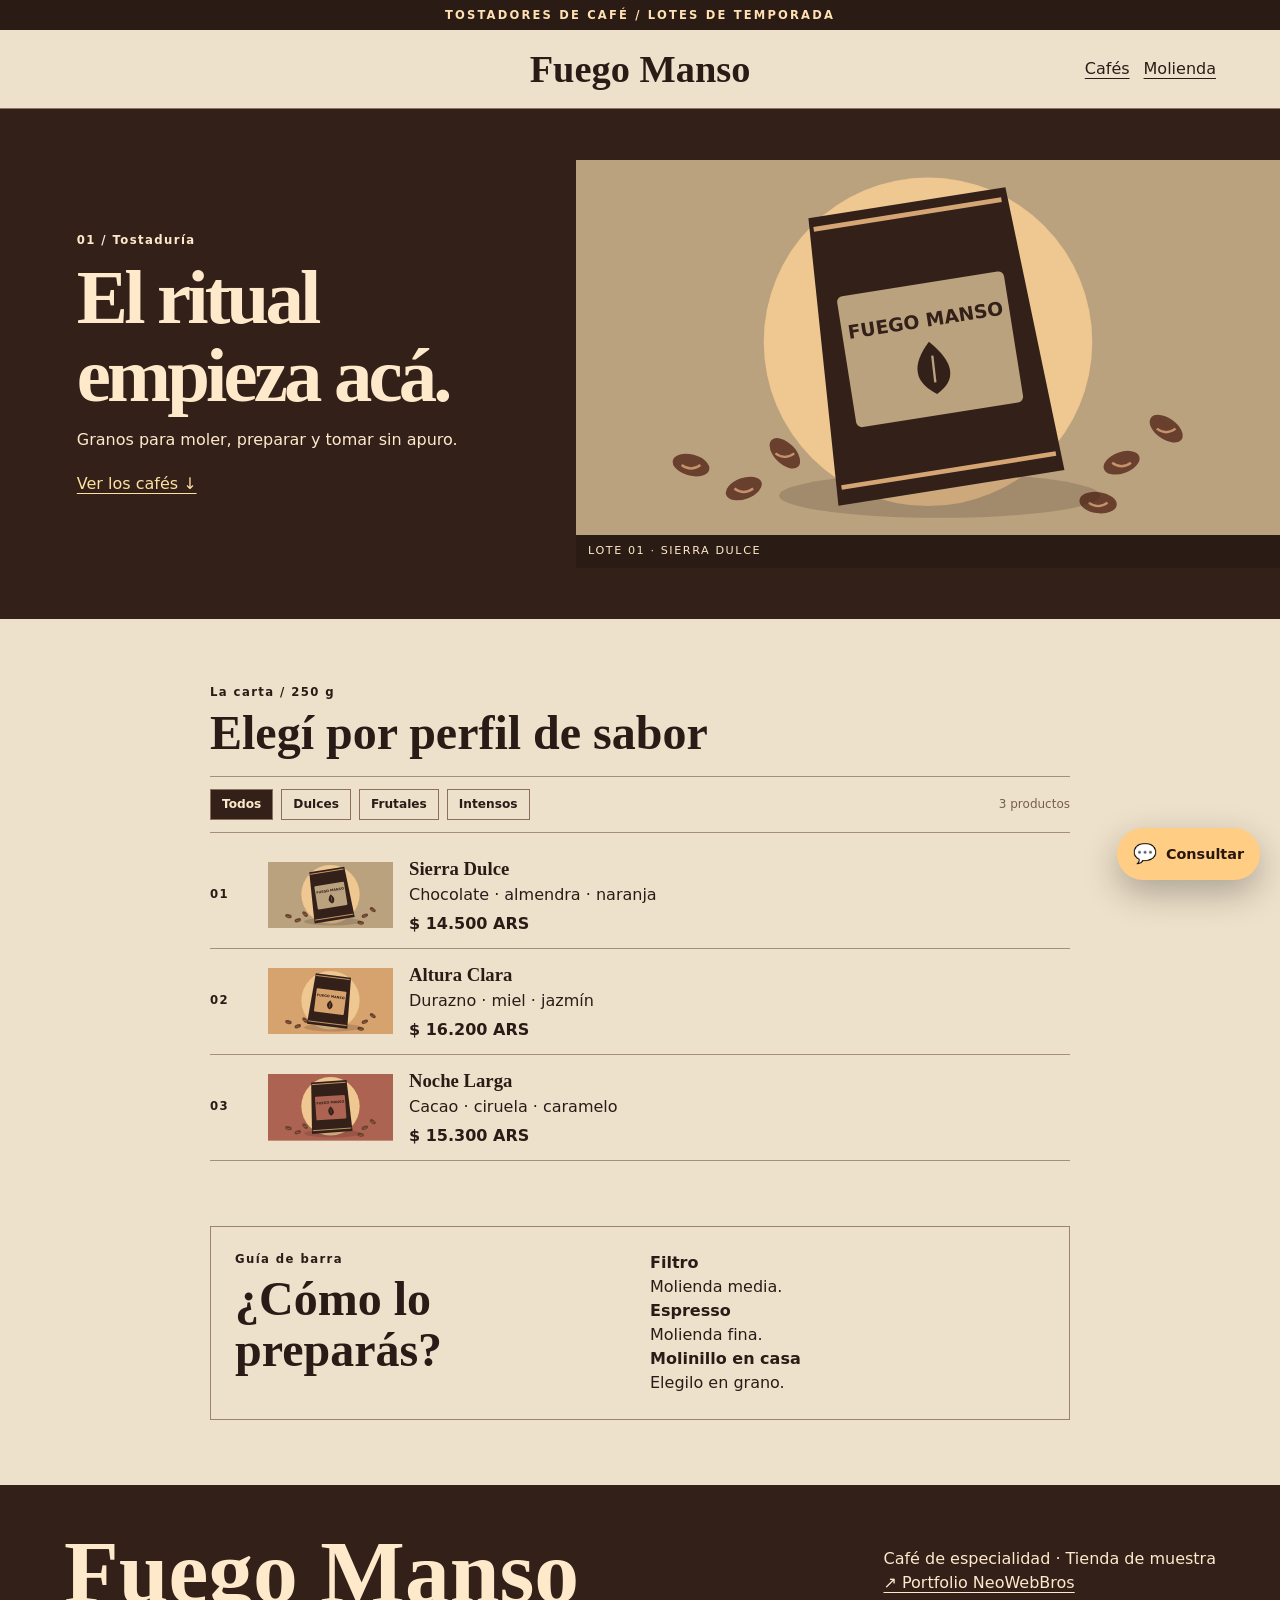
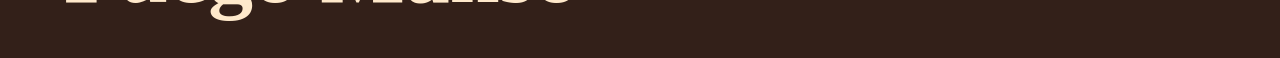
<file: pages/fuego-manso.html>
<!DOCTYPE html>
<html lang="es-AR">
  <head>
    <meta charset="utf-8" />
    <meta name="viewport" content="width=device-width,initial-scale=1" />
    <meta name="robots" content="noindex, follow" />
    <title>Fuego Manso | Demo NeoWebBros</title>
    <link rel="stylesheet" href="../css/fuego-manso.css" />
    <link rel="stylesheet" href="../css/product-filters.css" />
    <link rel="stylesheet" href="../css/demo-chatbot.css" />
  </head>
  <body data-chatbot-business="fuego-manso">
    <header>
      <div class="ticker">TOSTADORES DE CAFÉ / LOTES DE TEMPORADA</div>
      <div class="mast">
        <a href="#inicio">Fuego Manso</a>
        <nav aria-label="Principal">
          <a href="#cafes">Cafés</a>
          <a href="#molienda">Molienda</a>
        </nav>
      </div>
    </header>
    <main id="inicio">
      <section class="opening">
        <div>
          <p class="label">01 / Tostaduría</p>
          <h1>El ritual empieza acá.</h1>
          <p>Granos para moler, preparar y tomar sin apuro.</p>
          <a class="action" href="#cafes">Ver los cafés ↓</a>
        </div>
        <figure>
          <svg viewBox="0 0 600 320" aria-hidden="true" xmlns="http://www.w3.org/2000/svg">
            <rect width="600" height="320" fill="#bba27f" />
            <circle cx="300" cy="155" r="140" fill="#efc790" />
            <ellipse cx="98" cy="260" rx="16" ry="9" transform="rotate(15 98 260)" fill="#69402d" />
            <path d="M90 260q8 6 16 0" fill="none" stroke="#c5926b" stroke-width="2" />
            <ellipse cx="143" cy="280" rx="16" ry="9" transform="rotate(-20 143 280)" fill="#69402d" />
            <path d="M135 280q8 6 16 0" fill="none" stroke="#c5926b" stroke-width="2" />
            <ellipse cx="178" cy="250" rx="16" ry="9" transform="rotate(45 178 250)" fill="#69402d" />
            <path d="M170 250q8 6 16 0" fill="none" stroke="#c5926b" stroke-width="2" />
            <ellipse cx="465" cy="258" rx="16" ry="9" transform="rotate(-20 465 258)" fill="#69402d" />
            <path d="M457 258q8 6 16 0" fill="none" stroke="#c5926b" stroke-width="2" />
            <ellipse cx="503" cy="229" rx="16" ry="9" transform="rotate(35 503 229)" fill="#69402d" />
            <path d="M495 229q8 6 16 0" fill="none" stroke="#c5926b" stroke-width="2" />
            <ellipse cx="445" cy="292" rx="16" ry="9" transform="rotate(8 445 292)" fill="#69402d" />
            <path d="M437 292q8 6 16 0" fill="none" stroke="#c5926b" stroke-width="2" />
            <ellipse cx="310" cy="286" rx="137" ry="19" fill="#322019" opacity=".18" />
            <g transform="rotate(-9 300 150)">
              <path d="M215 35h170l12 246H202z" fill="#322019" />
              <path d="M218 45h162M207 266h185" stroke="#d5a674" stroke-width="4" />
              <rect x="228" y="105" width="144" height="113" rx="5" fill="#bba27f" />
              <text x="300" y="142" text-anchor="middle" font-size="16" font-weight="900" fill="#322019">FUEGO MANSO</text>
              <path d="M300 155q-27 26 0 45q28-14 0-45" fill="#322019" />
              <path d="M300 190l1-23" stroke="#bba27f" stroke-width="2" />
            </g>
          </svg>
          <figcaption>LOTE 01 · SIERRA DULCE</figcaption>
        </figure>
      </section>
      <section class="roasts" id="cafes">
        <p class="label">La carta / 250 g</p>
        <h2>Elegí por perfil de sabor</h2>
        <nav class="coffee-filters" data-product-filter data-filter-target="#cafes" aria-label="Filtrar cafés por perfil">
          <button type="button" data-filter-value="all" aria-pressed="true">Todos</button>
          <button type="button" data-filter-value="dulce" aria-pressed="false">Dulces</button>
          <button type="button" data-filter-value="frutal" aria-pressed="false">Frutales</button>
          <button type="button" data-filter-value="intenso" aria-pressed="false">Intensos</button>
          <span class="product-filter-status" data-filter-status aria-live="polite"></span>
        </nav>
        <article class="roast" data-product-category="dulce">
          <span class="label">01</span>
          <svg viewBox="0 0 600 320" aria-hidden="true" xmlns="http://www.w3.org/2000/svg">
            <rect width="600" height="320" fill="#bba27f" />
            <circle cx="300" cy="155" r="140" fill="#efc790" />
            <ellipse cx="98" cy="260" rx="16" ry="9" transform="rotate(15 98 260)" fill="#69402d" />
            <path d="M90 260q8 6 16 0" fill="none" stroke="#c5926b" stroke-width="2" />
            <ellipse cx="143" cy="280" rx="16" ry="9" transform="rotate(-20 143 280)" fill="#69402d" />
            <path d="M135 280q8 6 16 0" fill="none" stroke="#c5926b" stroke-width="2" />
            <ellipse cx="178" cy="250" rx="16" ry="9" transform="rotate(45 178 250)" fill="#69402d" />
            <path d="M170 250q8 6 16 0" fill="none" stroke="#c5926b" stroke-width="2" />
            <ellipse cx="465" cy="258" rx="16" ry="9" transform="rotate(-20 465 258)" fill="#69402d" />
            <path d="M457 258q8 6 16 0" fill="none" stroke="#c5926b" stroke-width="2" />
            <ellipse cx="503" cy="229" rx="16" ry="9" transform="rotate(35 503 229)" fill="#69402d" />
            <path d="M495 229q8 6 16 0" fill="none" stroke="#c5926b" stroke-width="2" />
            <ellipse cx="445" cy="292" rx="16" ry="9" transform="rotate(8 445 292)" fill="#69402d" />
            <path d="M437 292q8 6 16 0" fill="none" stroke="#c5926b" stroke-width="2" />
            <ellipse cx="310" cy="286" rx="137" ry="19" fill="#322019" opacity=".18" />
            <g transform="rotate(-9 300 150)">
              <path d="M215 35h170l12 246H202z" fill="#322019" />
              <path d="M218 45h162M207 266h185" stroke="#d5a674" stroke-width="4" />
              <rect x="228" y="105" width="144" height="113" rx="5" fill="#bba27f" />
              <text x="300" y="142" text-anchor="middle" font-size="16" font-weight="900" fill="#322019">FUEGO MANSO</text>
              <path d="M300 155q-27 26 0 45q28-14 0-45" fill="#322019" />
              <path d="M300 190l1-23" stroke="#bba27f" stroke-width="2" />
            </g>
          </svg>
          <div>
            <h3>Sierra Dulce</h3>
            <p>Chocolate · almendra · naranja</p>
            <strong>$ 14.500 ARS</strong>
          </div>
        </article>
        <article class="roast" data-product-category="frutal">
          <span class="label">02</span>
          <svg viewBox="0 0 600 320" aria-hidden="true" xmlns="http://www.w3.org/2000/svg">
            <rect width="600" height="320" fill="#d6a36e" />
            <circle cx="300" cy="155" r="140" fill="#efc790" />
            <ellipse cx="98" cy="260" rx="16" ry="9" transform="rotate(15 98 260)" fill="#69402d" />
            <path d="M90 260q8 6 16 0" fill="none" stroke="#c5926b" stroke-width="2" />
            <ellipse cx="143" cy="280" rx="16" ry="9" transform="rotate(-20 143 280)" fill="#69402d" />
            <path d="M135 280q8 6 16 0" fill="none" stroke="#c5926b" stroke-width="2" />
            <ellipse cx="178" cy="250" rx="16" ry="9" transform="rotate(45 178 250)" fill="#69402d" />
            <path d="M170 250q8 6 16 0" fill="none" stroke="#c5926b" stroke-width="2" />
            <ellipse cx="465" cy="258" rx="16" ry="9" transform="rotate(-20 465 258)" fill="#69402d" />
            <path d="M457 258q8 6 16 0" fill="none" stroke="#c5926b" stroke-width="2" />
            <ellipse cx="503" cy="229" rx="16" ry="9" transform="rotate(35 503 229)" fill="#69402d" />
            <path d="M495 229q8 6 16 0" fill="none" stroke="#c5926b" stroke-width="2" />
            <ellipse cx="445" cy="292" rx="16" ry="9" transform="rotate(8 445 292)" fill="#69402d" />
            <path d="M437 292q8 6 16 0" fill="none" stroke="#c5926b" stroke-width="2" />
            <ellipse cx="310" cy="286" rx="137" ry="19" fill="#322019" opacity=".18" />
            <g transform="rotate(7 300 150)">
              <path d="M215 35h170l12 246H202z" fill="#322019" />
              <path d="M218 45h162M207 266h185" stroke="#d5a674" stroke-width="4" />
              <rect x="228" y="105" width="144" height="113" rx="5" fill="#d6a36e" />
              <text x="300" y="142" text-anchor="middle" font-size="16" font-weight="900" fill="#322019">FUEGO MANSO</text>
              <path d="M300 155q-27 26 0 45q28-14 0-45" fill="#322019" />
              <path d="M300 190l1-23" stroke="#d6a36e" stroke-width="2" />
            </g>
          </svg>
          <div>
            <h3>Altura Clara</h3>
            <p>Durazno · miel · jazmín</p>
            <strong>$ 16.200 ARS</strong>
          </div>
        </article>
        <article class="roast" data-product-category="intenso">
          <span class="label">03</span>
          <svg viewBox="0 0 600 320" aria-hidden="true" xmlns="http://www.w3.org/2000/svg">
            <rect width="600" height="320" fill="#ad6351" />
            <circle cx="300" cy="155" r="140" fill="#efc790" />
            <ellipse cx="98" cy="260" rx="16" ry="9" transform="rotate(15 98 260)" fill="#69402d" />
            <path d="M90 260q8 6 16 0" fill="none" stroke="#c5926b" stroke-width="2" />
            <ellipse cx="143" cy="280" rx="16" ry="9" transform="rotate(-20 143 280)" fill="#69402d" />
            <path d="M135 280q8 6 16 0" fill="none" stroke="#c5926b" stroke-width="2" />
            <ellipse cx="178" cy="250" rx="16" ry="9" transform="rotate(45 178 250)" fill="#69402d" />
            <path d="M170 250q8 6 16 0" fill="none" stroke="#c5926b" stroke-width="2" />
            <ellipse cx="465" cy="258" rx="16" ry="9" transform="rotate(-20 465 258)" fill="#69402d" />
            <path d="M457 258q8 6 16 0" fill="none" stroke="#c5926b" stroke-width="2" />
            <ellipse cx="503" cy="229" rx="16" ry="9" transform="rotate(35 503 229)" fill="#69402d" />
            <path d="M495 229q8 6 16 0" fill="none" stroke="#c5926b" stroke-width="2" />
            <ellipse cx="445" cy="292" rx="16" ry="9" transform="rotate(8 445 292)" fill="#69402d" />
            <path d="M437 292q8 6 16 0" fill="none" stroke="#c5926b" stroke-width="2" />
            <ellipse cx="310" cy="286" rx="137" ry="19" fill="#322019" opacity=".18" />
            <g transform="rotate(-4 300 150)">
              <path d="M215 35h170l12 246H202z" fill="#322019" />
              <path d="M218 45h162M207 266h185" stroke="#d5a674" stroke-width="4" />
              <rect x="228" y="105" width="144" height="113" rx="5" fill="#ad6351" />
              <text x="300" y="142" text-anchor="middle" font-size="16" font-weight="900" fill="#322019">FUEGO MANSO</text>
              <path d="M300 155q-27 26 0 45q28-14 0-45" fill="#322019" />
              <path d="M300 190l1-23" stroke="#ad6351" stroke-width="2" />
            </g>
          </svg>
          <div>
            <h3>Noche Larga</h3>
            <p>Cacao · ciruela · caramelo</p>
            <strong>$ 15.300 ARS</strong>
          </div>
        </article>
      </section>
      <section id="molienda" class="grind">
        <div>
          <p class="label">Guía de barra</p>
          <h2>¿Cómo lo preparás?</h2>
        </div>
        <dl>
          <dt>Filtro</dt>
          <dd>Molienda media.</dd>
          <dt>Espresso</dt>
          <dd>Molienda fina.</dd>
          <dt>Molinillo en casa</dt>
          <dd>Elegilo en grano.</dd>
        </dl>
      </section>
    </main>
    <footer class="end">
      <span class="wordmark">Fuego Manso</span>
      <div>
        <p>Café de especialidad · Tienda de muestra</p>
        <a href="../index.html">↗ Portfolio NeoWebBros</a>
      </div>
    </footer>
    <script src="../js/product-filters.js" defer></script>
    <script src="../js/demo-chatbot.js" defer></script>
  </body>
</html>
</file>
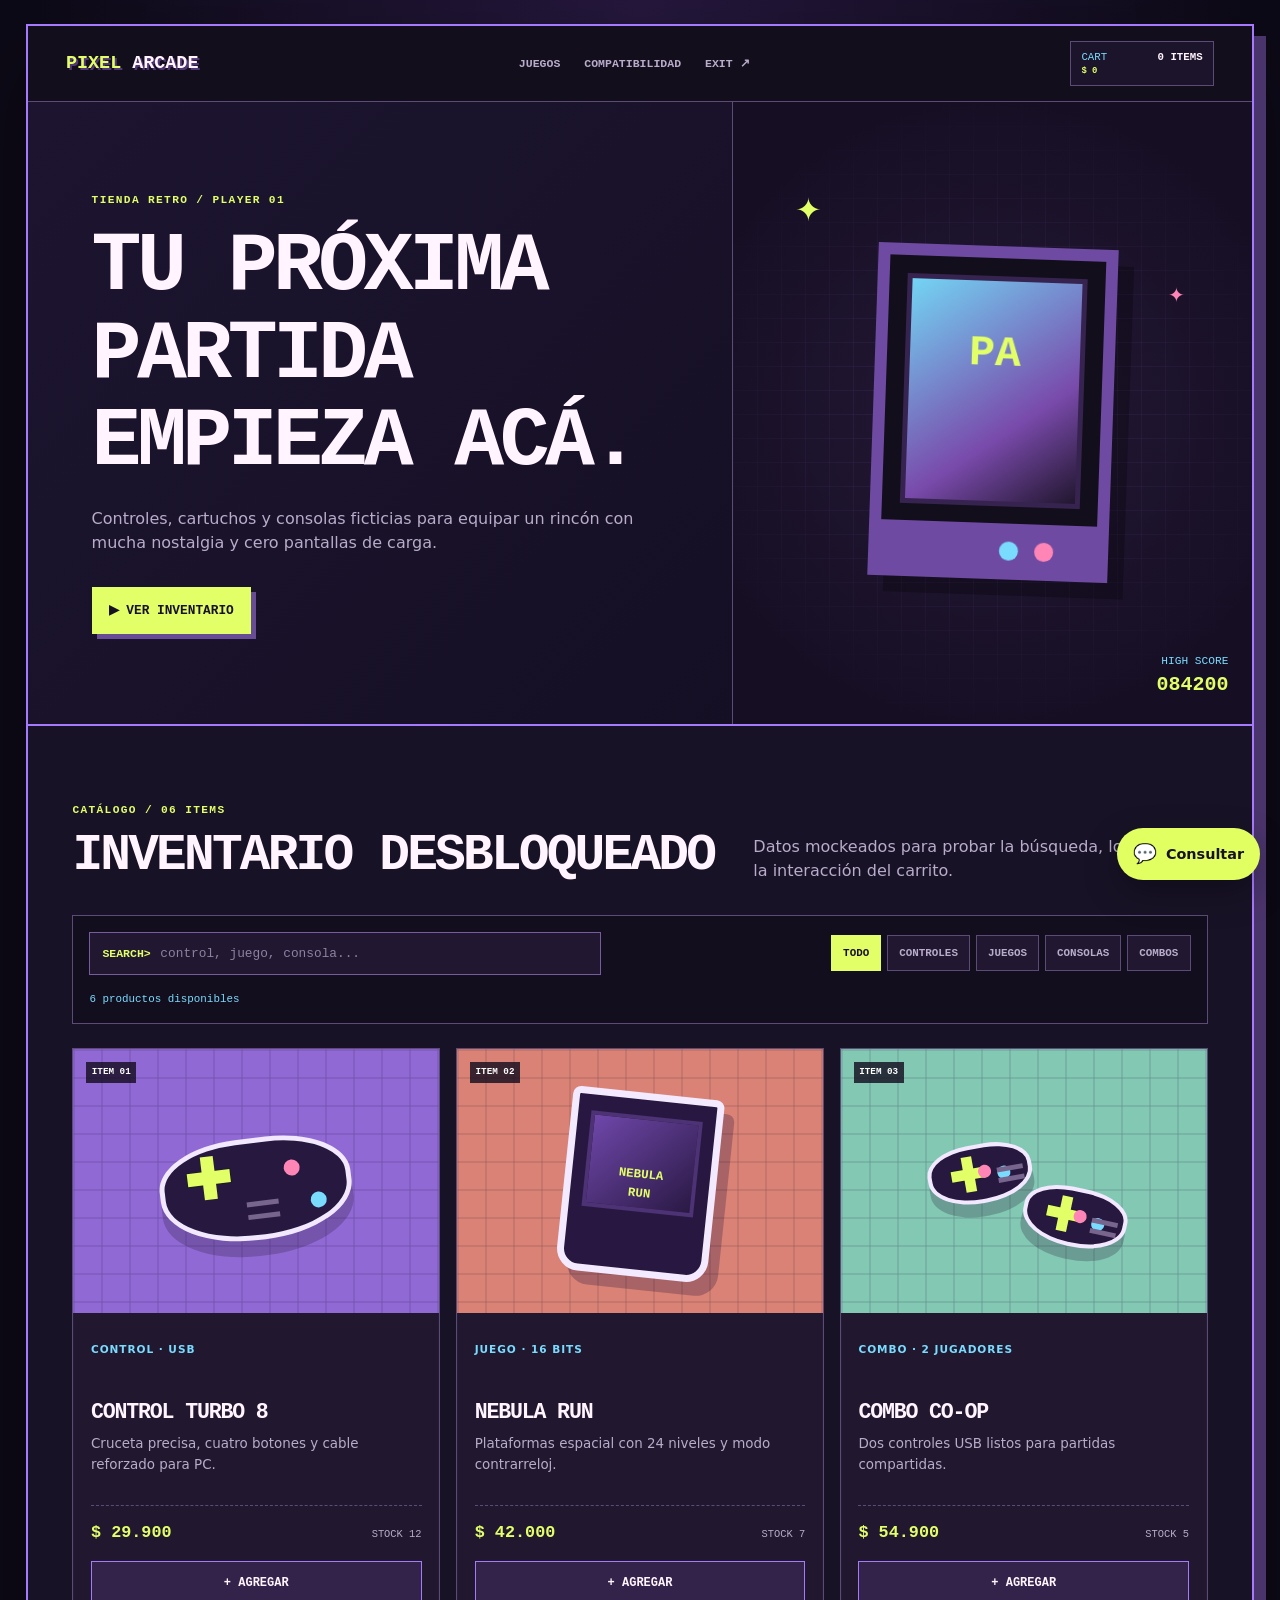
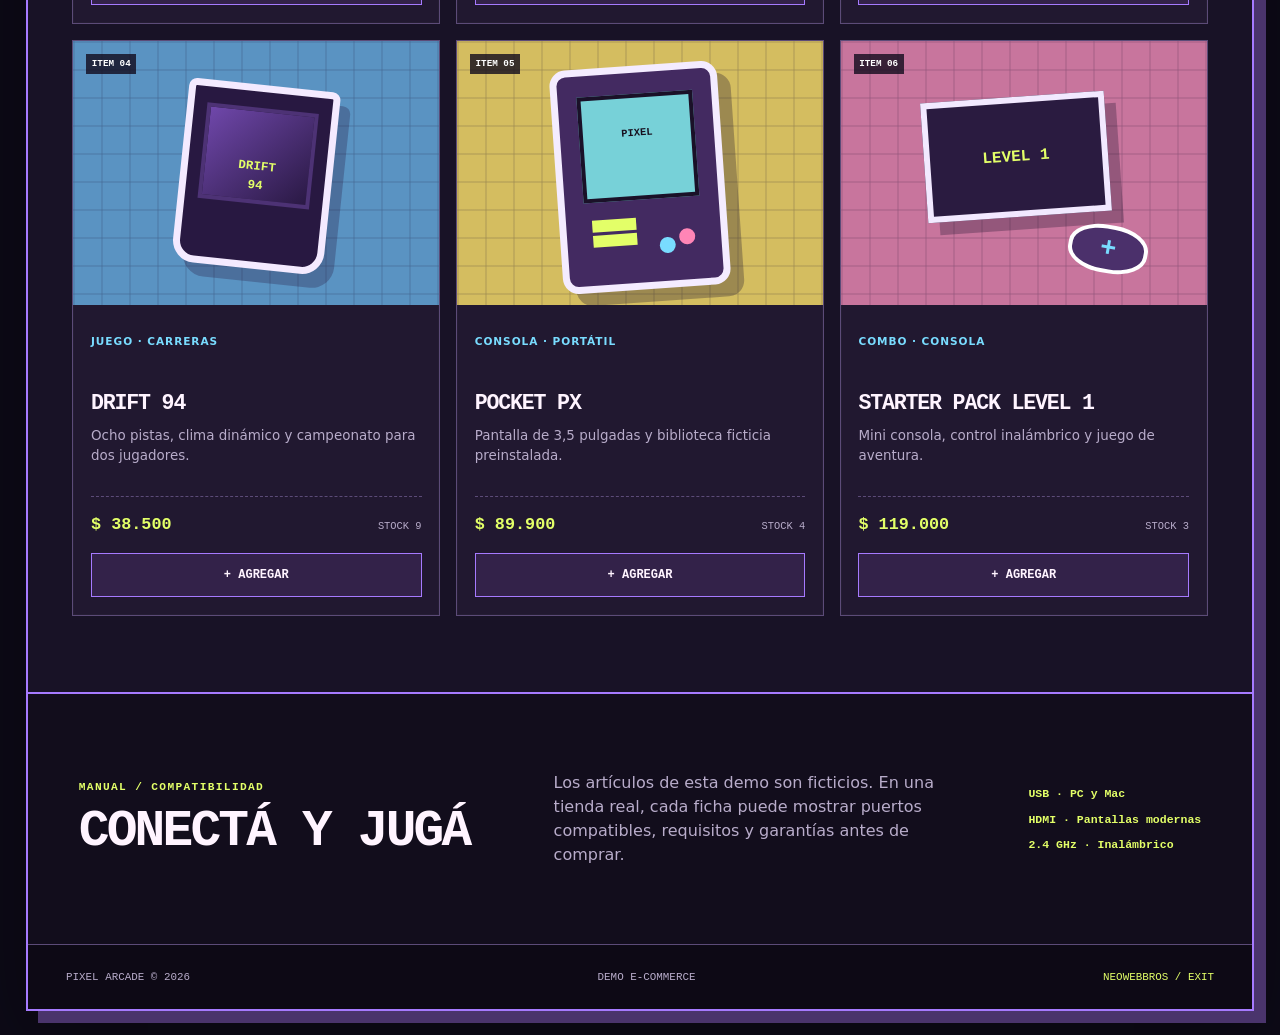
<file: pages/pixel-arcade.html>
<!DOCTYPE html>
<html lang="es-AR">
  <head>
    <meta charset="utf-8" />
    <meta name="viewport" content="width=device-width,initial-scale=1" />
    <meta name="robots" content="noindex, follow" />
    <title>Pixel Arcade | Tienda demo NeoWebBros</title>
    <link rel="stylesheet" href="../css/pixel-arcade.css" />
    <link rel="stylesheet" href="../css/demo-chatbot.css" />
  </head>
  <body data-chatbot-business="pixel-arcade">
    <div class="console" data-storefront>
      <header class="status-bar">
        <a class="pixel-logo" href="#inicio"><span>PIXEL</span> ARCADE</a>
        <nav aria-label="Navegación principal"><a href="#inventario">Juegos</a><a href="#manual">Compatibilidad</a><a href="../index.html">Exit ↗</a></nav>
        <div class="cart-hud" aria-label="Resumen del carrito simulado"><span>Cart</span><strong><span data-cart-count>0</span> items</strong><small data-cart-total>$ 0</small></div>
      </header>

      <main>
        <section class="screen" id="inicio">
          <div class="screen-copy">
            <p class="label">TIENDA RETRO / PLAYER 01</p>
            <h1>Tu próxima partida empieza acá.</h1>
            <p>Controles, cartuchos y consolas ficticias para equipar un rincón con mucha nostalgia y cero pantallas de carga.</p>
            <a class="start-button" href="#inventario">▶ Ver inventario</a>
          </div>
          <div class="screen-art" aria-hidden="true"><span class="pixel-star star-one">✦</span><span class="pixel-star star-two">✦</span><div class="arcade-machine"><span>PA</span><i></i></div><p>HIGH SCORE<br /><strong>084200</strong></p></div>
        </section>

        <section class="inventory" id="inventario" aria-labelledby="inventory-title">
          <div class="inventory-heading">
            <div><p class="label">CATÁLOGO / 06 ITEMS</p><h2 id="inventory-title">Inventario desbloqueado</h2></div>
            <p>Datos mockeados para probar la búsqueda, los filtros y la interacción del carrito.</p>
          </div>

          <div class="shop-tools">
            <form class="search-console" data-product-search-form role="search">
              <label class="sr-only" for="arcade-search">Buscar en el inventario</label><span aria-hidden="true">SEARCH&gt;</span>
              <input id="arcade-search" type="search" data-product-search placeholder="control, juego, consola..." autocomplete="off" />
            </form>
            <div class="arcade-filters" aria-label="Filtrar inventario por categoría">
              <button type="button" data-filter-value="all" aria-pressed="true">Todo</button><button type="button" data-filter-value="controles" aria-pressed="false">Controles</button><button type="button" data-filter-value="juegos" aria-pressed="false">Juegos</button><button type="button" data-filter-value="consolas" aria-pressed="false">Consolas</button><button type="button" data-filter-value="combos" aria-pressed="false">Combos</button>
            </div>
            <p class="results-count" data-filter-status aria-live="polite"></p>
          </div>

          <div class="product-grid">
            <article class="game-card" data-product data-product-category="controles" data-product-name="Control Turbo 8" data-product-price="29900">
              <div class="game-art art-purple" aria-hidden="true"><span class="art-grid"></span><span class="item-code">ITEM 01</span><div class="gamepad"><i></i><b></b><em></em></div></div>
              <div class="game-info"><p class="game-category">Control · USB</p><h3>Control Turbo 8</h3><p>Cruceta precisa, cuatro botones y cable reforzado para PC.</p><div class="game-price"><strong>$ 29.900</strong><span>Stock 12</span></div><div class="buy-actions"><button class="add-button" type="button" data-add-to-cart>+ Agregar</button><div class="quantity-stepper" data-quantity-control hidden><button type="button" data-quantity-change="-1" aria-label="Restar una unidad">−</button><output data-product-quantity aria-live="polite">0</output><button type="button" data-quantity-change="1" aria-label="Sumar una unidad">+</button></div></div></div>
            </article>

            <article class="game-card" data-product data-product-category="juegos" data-product-name="Nebula Run" data-product-price="42000">
              <div class="game-art art-coral" aria-hidden="true"><span class="art-grid"></span><span class="item-code">ITEM 02</span><div class="cartridge"><b>NEBULA<br />RUN</b></div></div>
              <div class="game-info"><p class="game-category">Juego · 16 bits</p><h3>Nebula Run</h3><p>Plataformas espacial con 24 niveles y modo contrarreloj.</p><div class="game-price"><strong>$ 42.000</strong><span>Stock 7</span></div><div class="buy-actions"><button class="add-button" type="button" data-add-to-cart>+ Agregar</button><div class="quantity-stepper" data-quantity-control hidden><button type="button" data-quantity-change="-1" aria-label="Restar una unidad">−</button><output data-product-quantity aria-live="polite">0</output><button type="button" data-quantity-change="1" aria-label="Sumar una unidad">+</button></div></div></div>
            </article>

            <article class="game-card" data-product data-product-category="combos controles" data-product-name="Combo Co-op" data-product-price="54900">
              <div class="game-art art-mint" aria-hidden="true"><span class="art-grid"></span><span class="item-code">ITEM 03</span><div class="gamepad pad-left"><i></i><b></b><em></em></div><div class="gamepad pad-right"><i></i><b></b><em></em></div></div>
              <div class="game-info"><p class="game-category">Combo · 2 jugadores</p><h3>Combo Co-op</h3><p>Dos controles USB listos para partidas compartidas.</p><div class="game-price"><strong>$ 54.900</strong><span>Stock 5</span></div><div class="buy-actions"><button class="add-button" type="button" data-add-to-cart>+ Agregar</button><div class="quantity-stepper" data-quantity-control hidden><button type="button" data-quantity-change="-1" aria-label="Restar una unidad">−</button><output data-product-quantity aria-live="polite">0</output><button type="button" data-quantity-change="1" aria-label="Sumar una unidad">+</button></div></div></div>
            </article>

            <article class="game-card" data-product data-product-category="juegos" data-product-name="Drift 94" data-product-price="38500">
              <div class="game-art art-blue" aria-hidden="true"><span class="art-grid"></span><span class="item-code">ITEM 04</span><div class="cartridge"><b>DRIFT<br />94</b></div></div>
              <div class="game-info"><p class="game-category">Juego · Carreras</p><h3>Drift 94</h3><p>Ocho pistas, clima dinámico y campeonato para dos jugadores.</p><div class="game-price"><strong>$ 38.500</strong><span>Stock 9</span></div><div class="buy-actions"><button class="add-button" type="button" data-add-to-cart>+ Agregar</button><div class="quantity-stepper" data-quantity-control hidden><button type="button" data-quantity-change="-1" aria-label="Restar una unidad">−</button><output data-product-quantity aria-live="polite">0</output><button type="button" data-quantity-change="1" aria-label="Sumar una unidad">+</button></div></div></div>
            </article>

            <article class="game-card" data-product data-product-category="consolas" data-product-name="Pocket PX" data-product-price="89900">
              <div class="game-art art-yellow" aria-hidden="true"><span class="art-grid"></span><span class="item-code">ITEM 05</span><div class="handheld"><i>PIXEL</i><b></b><em></em></div></div>
              <div class="game-info"><p class="game-category">Consola · Portátil</p><h3>Pocket PX</h3><p>Pantalla de 3,5 pulgadas y biblioteca ficticia preinstalada.</p><div class="game-price"><strong>$ 89.900</strong><span>Stock 4</span></div><div class="buy-actions"><button class="add-button" type="button" data-add-to-cart>+ Agregar</button><div class="quantity-stepper" data-quantity-control hidden><button type="button" data-quantity-change="-1" aria-label="Restar una unidad">−</button><output data-product-quantity aria-live="polite">0</output><button type="button" data-quantity-change="1" aria-label="Sumar una unidad">+</button></div></div></div>
            </article>

            <article class="game-card" data-product data-product-category="combos consolas" data-product-name="Starter Pack Level 1" data-product-price="119000">
              <div class="game-art art-pink" aria-hidden="true"><span class="art-grid"></span><span class="item-code">ITEM 06</span><div class="console-box"><i>LEVEL 1</i></div><div class="mini-pad">+</div></div>
              <div class="game-info"><p class="game-category">Combo · Consola</p><h3>Starter Pack Level 1</h3><p>Mini consola, control inalámbrico y juego de aventura.</p><div class="game-price"><strong>$ 119.000</strong><span>Stock 3</span></div><div class="buy-actions"><button class="add-button" type="button" data-add-to-cart>+ Agregar</button><div class="quantity-stepper" data-quantity-control hidden><button type="button" data-quantity-change="-1" aria-label="Restar una unidad">−</button><output data-product-quantity aria-live="polite">0</output><button type="button" data-quantity-change="1" aria-label="Sumar una unidad">+</button></div></div></div>
            </article>
          </div>
          <p class="empty-state" data-product-empty hidden>&gt; No hay coincidencias. Probá otra búsqueda.</p>
          <p class="sr-only" data-cart-announcement aria-live="polite"></p>
        </section>

        <section class="manual" id="manual">
          <div><p class="label">MANUAL / COMPATIBILIDAD</p><h2>Conectá y jugá</h2></div>
          <p>Los artículos de esta demo son ficticios. En una tienda real, cada ficha puede mostrar puertos compatibles, requisitos y garantías antes de comprar.</p>
          <ul><li>USB · PC y Mac</li><li>HDMI · Pantallas modernas</li><li>2.4 GHz · Inalámbrico</li></ul>
        </section>
      </main>

      <footer class="credits"><span>PIXEL ARCADE © 2026</span><span>DEMO E-COMMERCE</span><a href="../index.html">NEOWEBBROS / EXIT</a></footer>
    </div>
    <script src="../js/storefront.js" defer></script>
    <script src="../js/demo-chatbot.js" defer></script>
  </body>
</html>
</file>
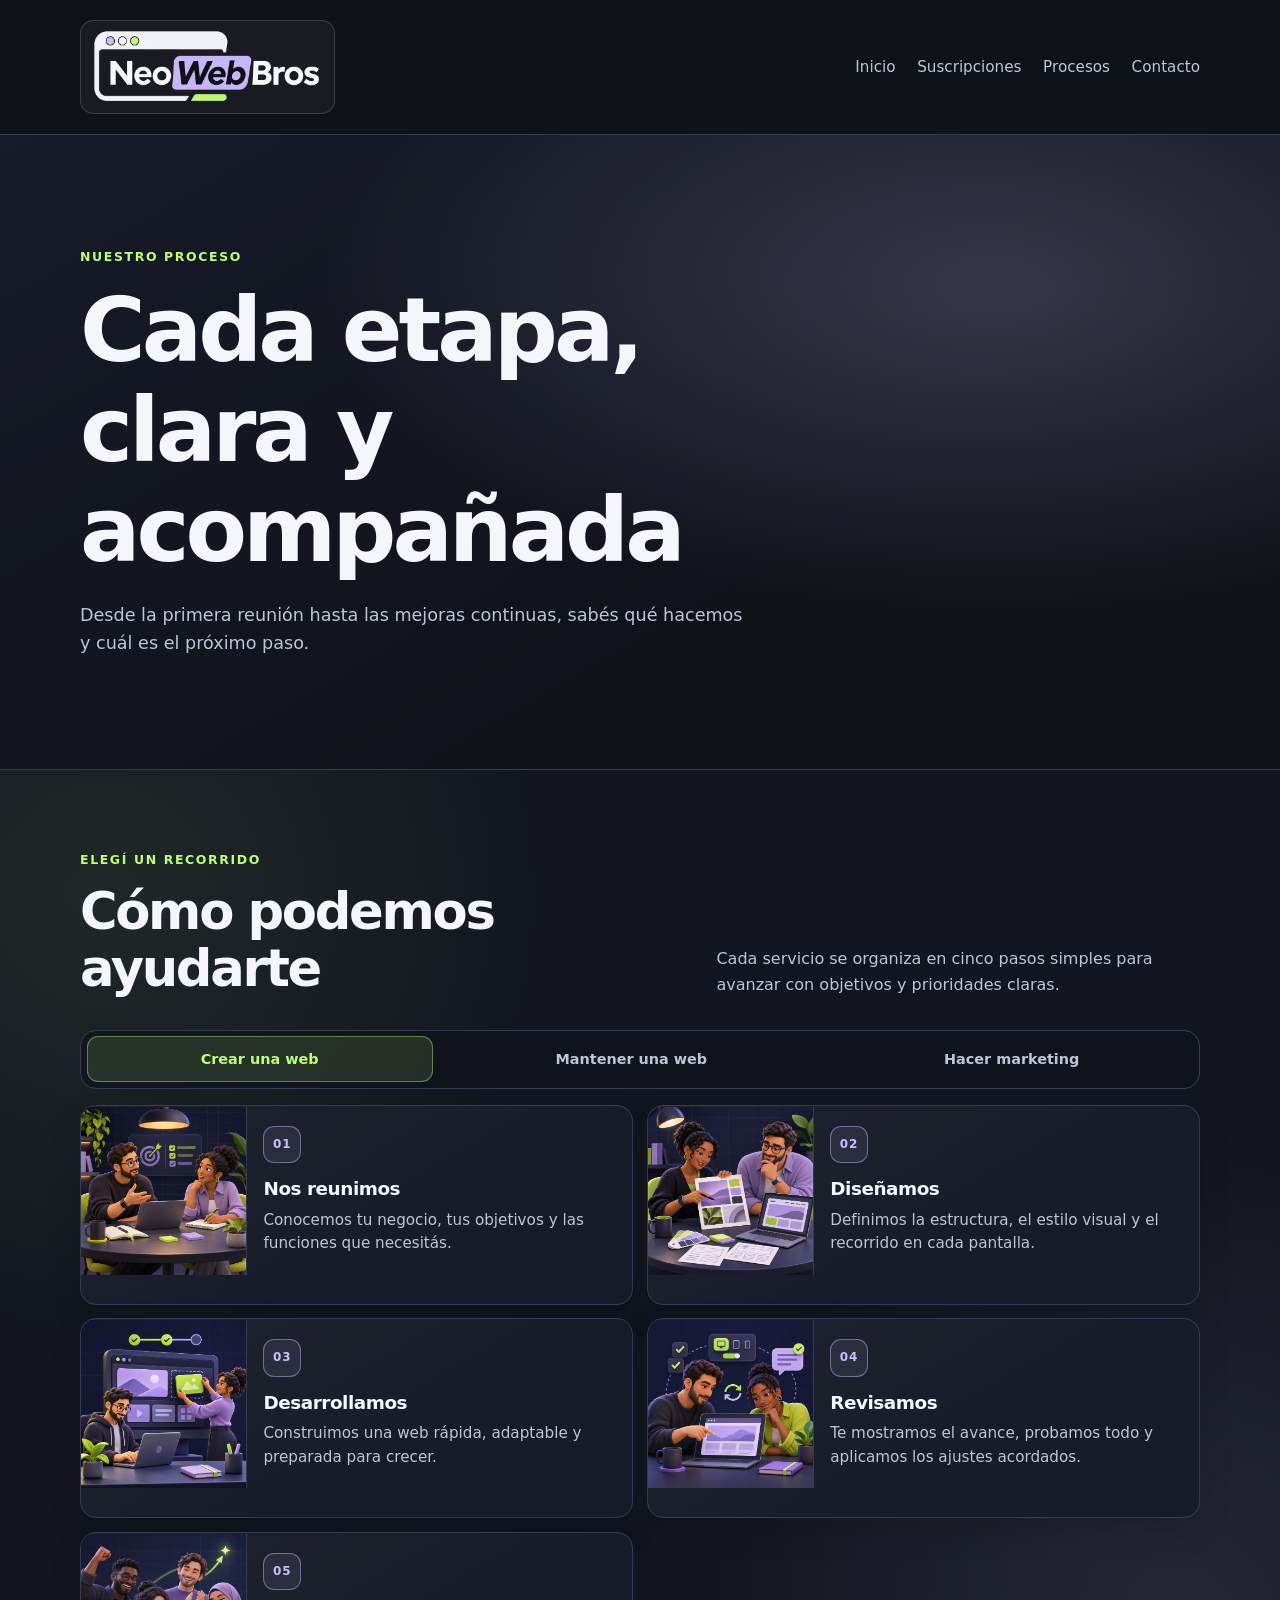
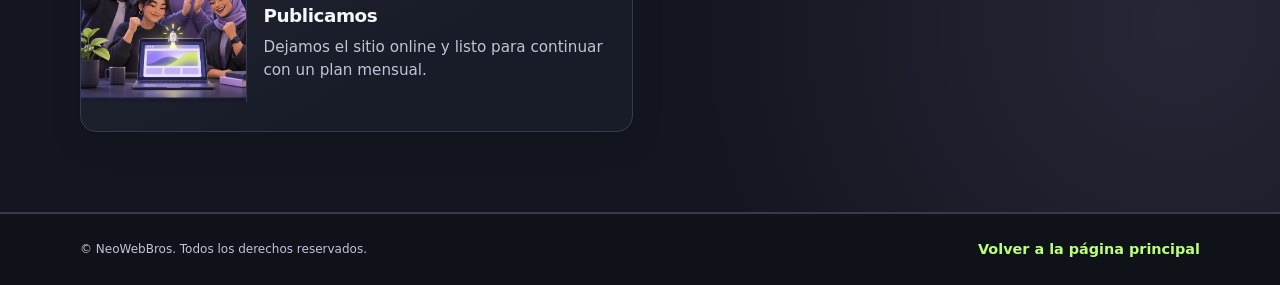
<file: pages/proceso.html>
<!doctype html>
<html lang="es-AR">
  <head>
    <meta charset="utf-8" />
    <meta name="viewport" content="width=device-width, initial-scale=1" />
    <meta name="description" content="Conocé el proceso de NeoWebBros para crear, mantener y promocionar una página web." />
    <meta name="robots" content="index, follow" />
    <meta name="color-scheme" content="dark" />
    <meta name="theme-color" content="#10121a" />
    <title>Cómo trabajamos | NeoWebBros</title>
    <link rel="icon" href="../public/neowebbros-favicon.ico" />
    <link rel="stylesheet" href="../css/main.css" />
  </head>
  <body id="inicio">
    <header class="site-header">
      <div class="container header-inner">
        <a class="brand header-brand" href="../index.html" aria-label="Volver al inicio de NeoWebBros">
          <img class="brand-logo" src="../public/neowebbros-logo-header.png" width="720" height="241" alt="NeoWebBros — Diseño y desarrollo web" decoding="async" />
        </a>
        <nav aria-label="Navegación principal">
          <ul>
            <li><a href="../index.html">Inicio</a></li>
            <li><a href="../index.html#suscripciones">Suscripciones</a></li>
            <li><a href="#recorridos">Procesos</a></li>
            <li><a href="../index.html#contacto">Contacto</a></li>
          </ul>
        </nav>
      </div>
    </header>

    <main>
      <section class="process-page-hero" aria-labelledby="titulo-pagina-proceso">
        <div class="container">
          <p class="eyebrow">Nuestro proceso</p>
          <h1 id="titulo-pagina-proceso">Cada etapa, clara y acompañada</h1>
          <p class="section-intro">
            Desde la primera reunión hasta las mejoras continuas, sabés qué hacemos y cuál es el próximo paso.
          </p>
        </div>
      </section>

      <section class="section process-section process-page-content" id="recorridos" aria-labelledby="titulo-recorridos">
        <div class="container">
          <div class="process-heading">
            <div>
              <p class="eyebrow">Elegí un recorrido</p>
              <h2 id="titulo-recorridos">Cómo podemos ayudarte</h2>
            </div>
            <p class="section-intro">
              Cada servicio se organiza en cinco pasos simples para avanzar con objetivos y prioridades claras.
            </p>
          </div>

          <div class="process-tabs" data-process-tabs>
            <div class="process-tablist" role="tablist" aria-label="Procesos de trabajo">
              <button class="process-tab is-active" id="tab-creacion" type="button" role="tab" aria-selected="true" aria-controls="panel-creacion" tabindex="0" data-process-tab="creacion">Crear una web</button>
              <button class="process-tab" id="tab-mantenimiento" type="button" role="tab" aria-selected="false" aria-controls="panel-mantenimiento" tabindex="-1" data-process-tab="mantenimiento">Mantener una web</button>
              <button class="process-tab" id="tab-marketing" type="button" role="tab" aria-selected="false" aria-controls="panel-marketing" tabindex="-1" data-process-tab="marketing">Hacer marketing</button>
            </div>

            <div class="process-panel" id="panel-creacion" role="tabpanel" aria-labelledby="tab-creacion" data-process-panel="creacion">
              <div class="process-grid">
                <article class="process-card">
                  <figure class="process-card-visual"><img src="../public/proceso-creacion-01.png" alt="Dos personas conversando en una reunión inicial" loading="lazy" decoding="async" /></figure>
                  <span class="process-step" aria-hidden="true">01</span>
                  <h3>Nos reunimos</h3>
                  <p>Conocemos tu negocio, tus objetivos y las funciones que necesitás.</p>
                </article>
                <article class="process-card">
                  <figure class="process-card-visual"><img src="../public/proceso-creacion-02.png" alt="Personas creando un moodboard y definiendo el diseño" loading="lazy" decoding="async" /></figure>
                  <span class="process-step" aria-hidden="true">02</span>
                  <h3>Diseñamos</h3>
                  <p>Definimos la estructura, el estilo visual y el recorrido en cada pantalla.</p>
                </article>
                <article class="process-card">
                  <figure class="process-card-visual"><img src="../public/proceso-creacion-03.png" alt="Personas construyendo una página web en una computadora" loading="lazy" decoding="async" /></figure>
                  <span class="process-step" aria-hidden="true">03</span>
                  <h3>Desarrollamos</h3>
                  <p>Construimos una web rápida, adaptable y preparada para crecer.</p>
                </article>
                <article class="process-card">
                  <figure class="process-card-visual"><img src="../public/proceso-creacion-04.png" alt="Personas revisando una página web y sus ajustes" loading="lazy" decoding="async" /></figure>
                  <span class="process-step" aria-hidden="true">04</span>
                  <h3>Revisamos</h3>
                  <p>Te mostramos el avance, probamos todo y aplicamos los ajustes acordados.</p>
                </article>
                <article class="process-card">
                  <figure class="process-card-visual"><img src="../public/proceso-creacion-05.png" alt="Equipo celebrando el lanzamiento de una página web" loading="lazy" decoding="async" /></figure>
                  <span class="process-step" aria-hidden="true">05</span>
                  <h3>Publicamos</h3>
                  <p>Dejamos el sitio online y listo para continuar con un plan mensual.</p>
                </article>
              </div>
            </div>

            <div class="process-panel" id="panel-mantenimiento" role="tabpanel" aria-labelledby="tab-mantenimiento" data-process-panel="mantenimiento" hidden>
              <div class="process-grid">
                <article class="process-card">
                  <figure class="process-card-visual"><img src="../public/proceso-mantenimiento-01.png" alt="Dos personas coordinando prioridades de mantenimiento" loading="lazy" decoding="async" /></figure>
                  <span class="process-step" aria-hidden="true">01</span>
                  <h3>Priorizamos</h3>
                  <p>En reuniones semanales o quincenales ordenamos cambios y mejoras.</p>
                </article>
                <article class="process-card">
                  <figure class="process-card-visual"><img src="../public/proceso-mantenimiento-02.png" alt="Personas organizando cambios visuales para una web" loading="lazy" decoding="async" /></figure>
                  <span class="process-step" aria-hidden="true">02</span>
                  <h3>Actualizamos</h3>
                  <p>Renovamos productos, precios, imágenes, textos y promociones.</p>
                </article>
                <article class="process-card">
                  <figure class="process-card-visual"><img src="../public/proceso-mantenimiento-03.png" alt="Personas implementando mejoras en una página web" loading="lazy" decoding="async" /></figure>
                  <span class="process-step" aria-hidden="true">03</span>
                  <h3>Mejoramos</h3>
                  <p>Sumamos funciones y optimizamos la experiencia según tu plan.</p>
                </article>
                <article class="process-card">
                  <figure class="process-card-visual"><img src="../public/proceso-mantenimiento-04.png" alt="Personas comprobando el funcionamiento y la seguridad de una web" loading="lazy" decoding="async" /></figure>
                  <span class="process-step" aria-hidden="true">04</span>
                  <h3>Protegemos</h3>
                  <p>Hacemos respaldos y revisamos accesos, seguridad y compatibilidad.</p>
                </article>
                <article class="process-card">
                  <figure class="process-card-visual"><img src="../public/proceso-mantenimiento-05.png" alt="Personas acompañando la mejora continua de una página" loading="lazy" decoding="async" /></figure>
                  <span class="process-step" aria-hidden="true">05</span>
                  <h3>Acompañamos</h3>
                  <p>Probamos cada cambio y atendemos tus consultas por WhatsApp o correo.</p>
                </article>
              </div>
            </div>

            <div class="process-panel" id="panel-marketing" role="tabpanel" aria-labelledby="tab-marketing" data-process-panel="marketing" hidden>
              <div class="process-grid">
                <article class="process-card">
                  <figure class="process-card-visual"><img src="../public/proceso-marketing-01.png" alt="Equipo definiendo objetivos para una campaña" loading="lazy" decoding="async" /></figure>
                  <span class="process-step" aria-hidden="true">01</span>
                  <h3>Planificamos</h3>
                  <p>Definimos qué querés comunicar, a quién y con qué objetivo.</p>
                </article>
                <article class="process-card">
                  <figure class="process-card-visual"><img src="../public/proceso-marketing-02.png" alt="Personas preparando ideas y piezas para redes" loading="lazy" decoding="async" /></figure>
                  <span class="process-step" aria-hidden="true">02</span>
                  <h3>Preparamos</h3>
                  <p>Adaptamos las fotos, promociones y datos que nos compartís.</p>
                </article>
                <article class="process-card">
                  <figure class="process-card-visual"><img src="../public/proceso-marketing-03.png" alt="Equipo trabajando en contenido para una campaña digital" loading="lazy" decoding="async" /></figure>
                  <span class="process-step" aria-hidden="true">03</span>
                  <h3>Publicamos</h3>
                  <p>Organizamos y difundimos contenido en Instagram y Facebook.</p>
                </article>
                <article class="process-card">
                  <figure class="process-card-visual"><img src="../public/proceso-marketing-04.png" alt="Personas revisando el alcance y la segmentación de una campaña" loading="lazy" decoding="async" /></figure>
                  <span class="process-step" aria-hidden="true">04</span>
                  <h3>Impulsamos</h3>
                  <p>Configuramos anuncios en Meta para llevar personas a tu web o WhatsApp.</p>
                </article>
                <article class="process-card">
                  <figure class="process-card-visual"><img src="../public/proceso-marketing-05.png" alt="Equipo celebrando los avances de una campaña" loading="lazy" decoding="async" /></figure>
                  <span class="process-step" aria-hidden="true">05</span>
                  <h3>Ajustamos</h3>
                  <p>Seguimos las campañas y aplicamos mejoras en cada nueva etapa.</p>
                </article>
              </div>
            </div>
          </div>
        </div>
      </section>
    </main>

    <footer class="process-page-footer">
      <div class="container">
        <small>© NeoWebBros. Todos los derechos reservados.</small>
        <a href="../index.html">Volver a la página principal</a>
      </div>
    </footer>

    <script src="../js/main.js" defer></script>
  </body>
</html>
</file>
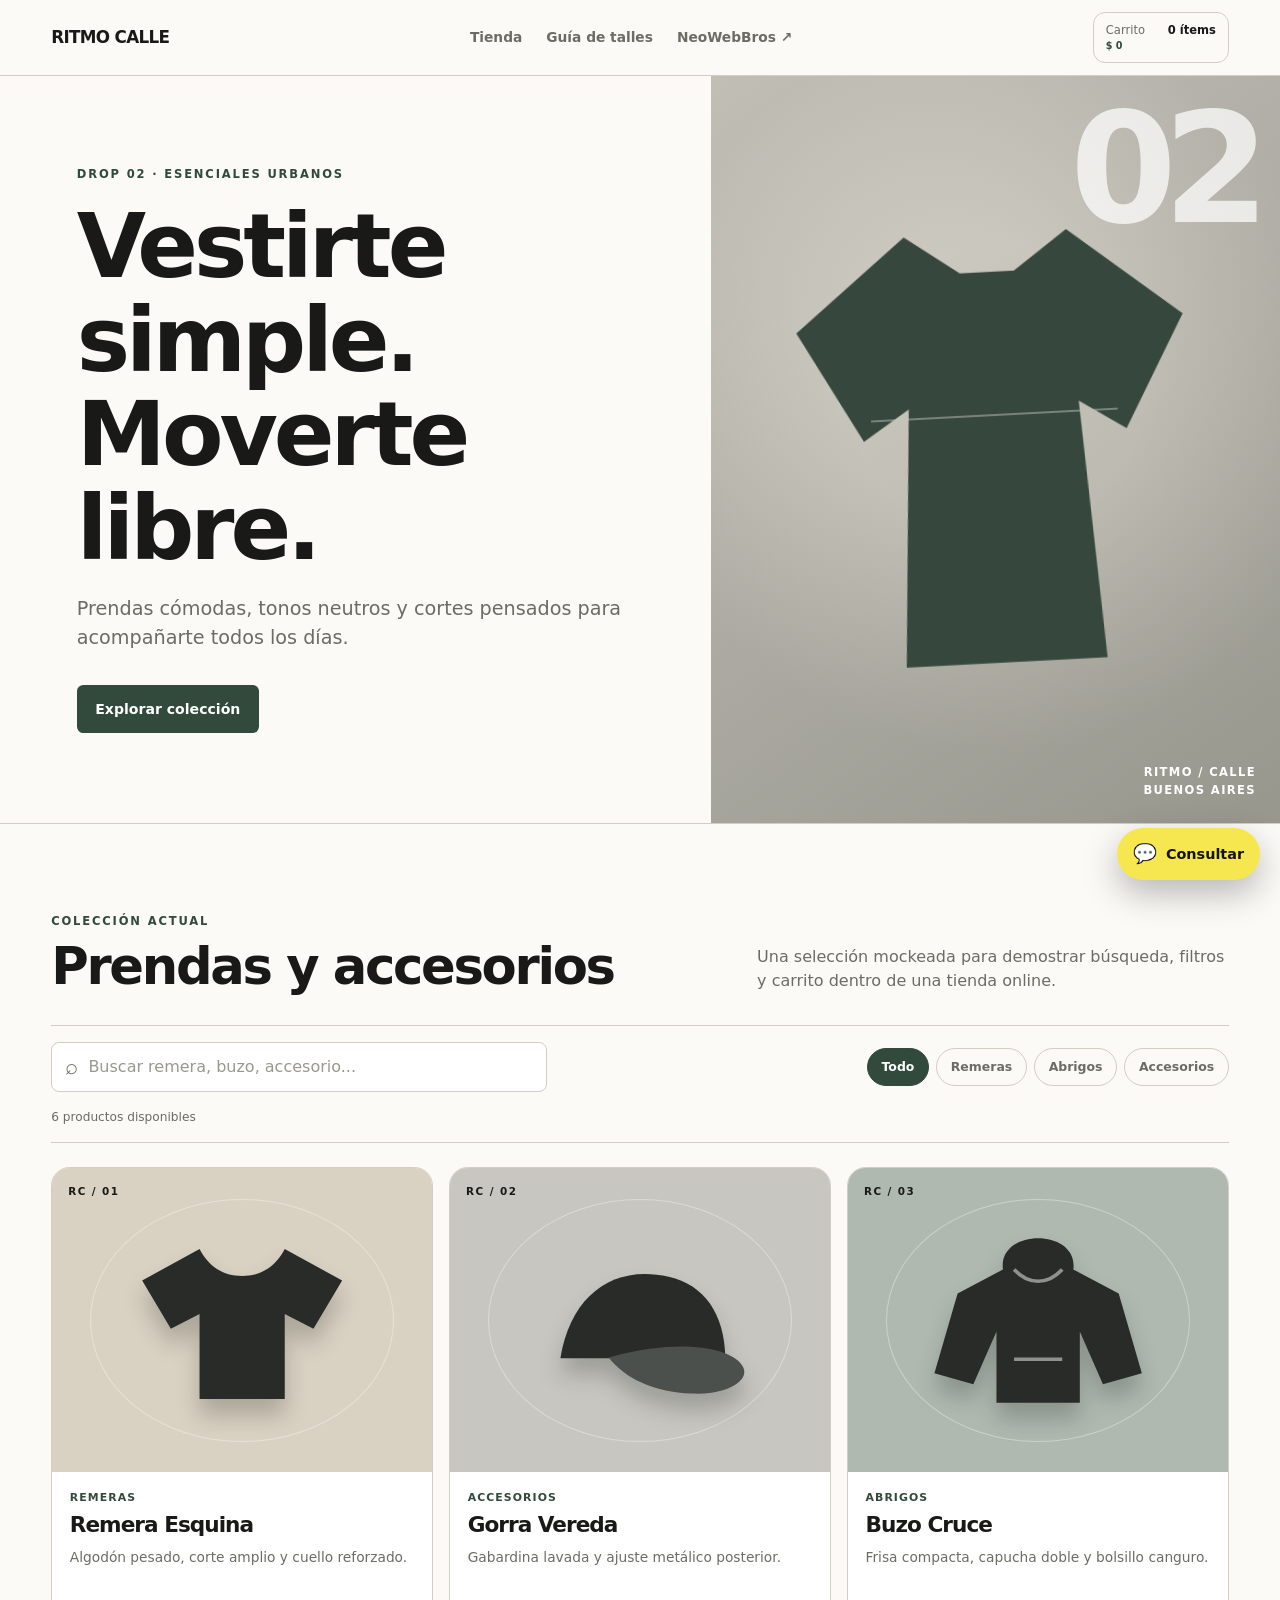
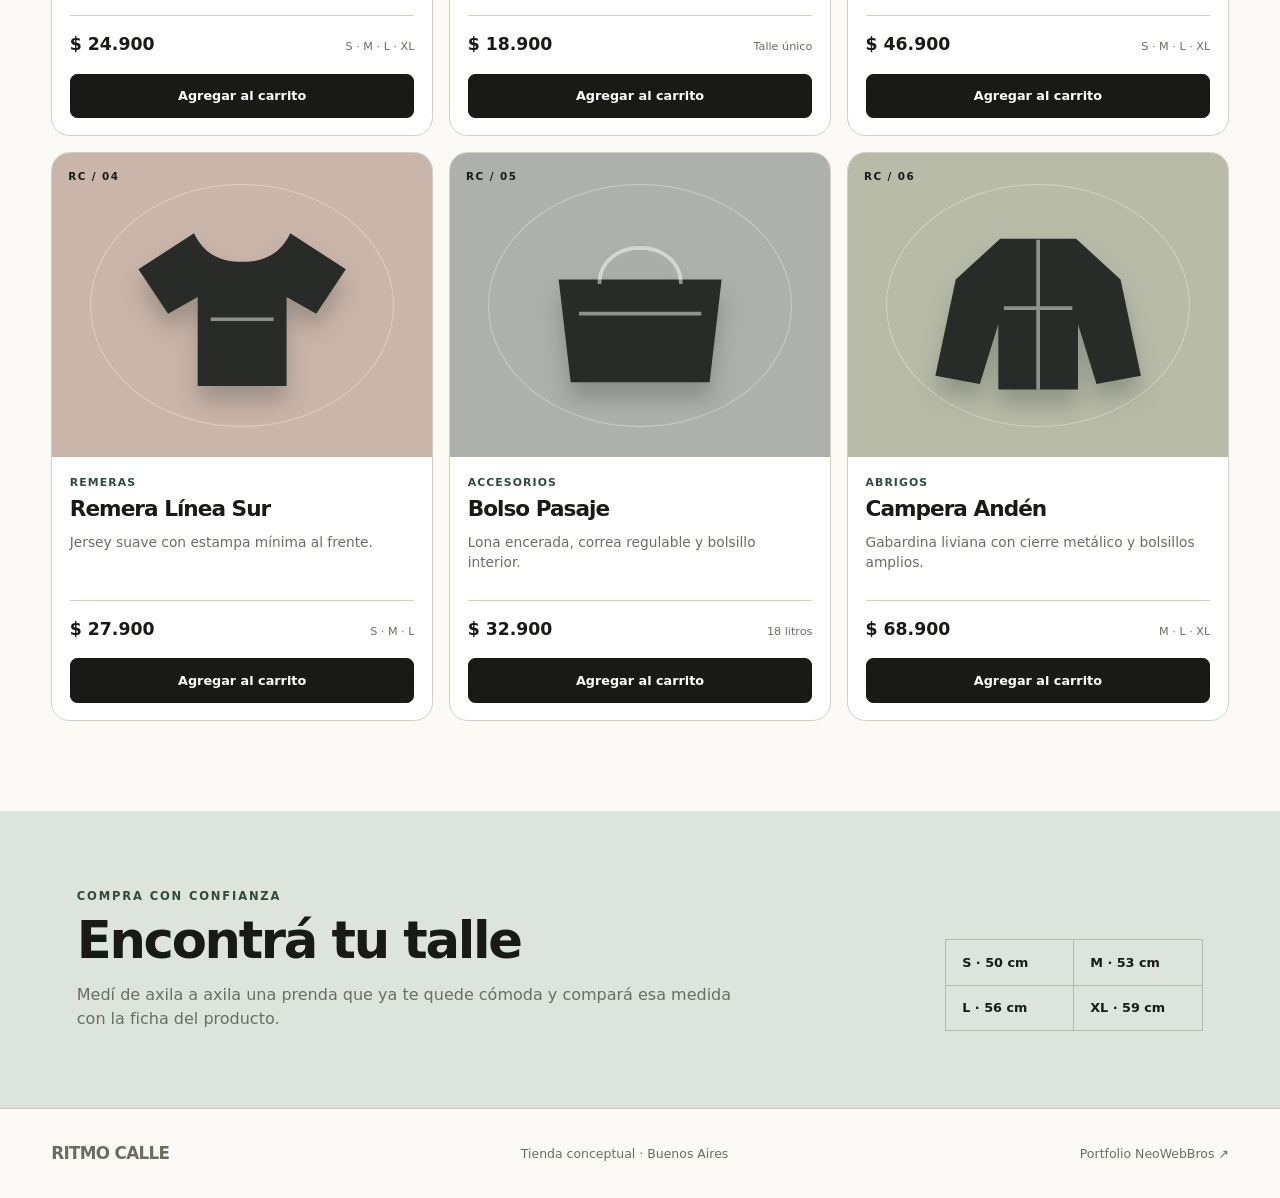
<file: pages/ritmo-calle.html>
<!DOCTYPE html>
<html lang="es-AR">
  <head>
    <meta charset="utf-8" />
    <meta name="viewport" content="width=device-width,initial-scale=1" />
    <meta name="robots" content="noindex, follow" />
    <title>Ritmo Calle | Tienda demo NeoWebBros</title>
    <link rel="stylesheet" href="../css/ritmo-calle.css" />
    <link rel="stylesheet" href="../css/demo-chatbot.css" />
  </head>
  <body data-chatbot-business="ritmo-calle">
    <div class="shop-shell" data-storefront>
      <header class="site-header">
        <a class="brand" href="#inicio" aria-label="Ritmo Calle, inicio">RITMO CALLE</a>
        <nav aria-label="Navegación principal">
          <a href="#tienda">Tienda</a>
          <a href="#guia">Guía de talles</a>
          <a href="../index.html">NeoWebBros ↗</a>
        </nav>
        <div class="cart-summary" aria-label="Resumen del carrito simulado">
          <span>Carrito</span>
          <strong><span data-cart-count>0</span> ítems</strong>
          <small data-cart-total>$ 0</small>
        </div>
      </header>

      <main>
        <section class="hero" id="inicio">
          <div class="hero-copy">
            <p class="eyebrow">Drop 02 · esenciales urbanos</p>
            <h1>Vestirte simple. Moverte libre.</h1>
            <p class="hero-intro">Prendas cómodas, tonos neutros y cortes pensados para acompañarte todos los días.</p>
            <a class="primary-link" href="#tienda">Explorar colección</a>
          </div>
          <div class="hero-visual" aria-hidden="true">
            <span class="hero-number">02</span>
            <span class="hero-note">RITMO / CALLE<br />BUENOS AIRES</span>
            <div class="hero-garment"></div>
          </div>
        </section>

        <section class="catalog" id="tienda" aria-labelledby="catalog-title">
          <div class="catalog-heading">
            <div>
              <p class="eyebrow">Colección actual</p>
              <h2 id="catalog-title">Prendas y accesorios</h2>
            </div>
            <p>Una selección mockeada para demostrar búsqueda, filtros y carrito dentro de una tienda online.</p>
          </div>

          <div class="shop-tools">
            <form class="search-box" data-product-search-form role="search">
              <label class="sr-only" for="street-search">Buscar productos</label>
              <span aria-hidden="true">⌕</span>
              <input id="street-search" type="search" data-product-search placeholder="Buscar remera, buzo, accesorio..." autocomplete="off" />
            </form>
            <div class="category-filters" aria-label="Filtrar prendas por categoría">
              <button type="button" data-filter-value="all" aria-pressed="true">Todo</button>
              <button type="button" data-filter-value="remeras" aria-pressed="false">Remeras</button>
              <button type="button" data-filter-value="abrigos" aria-pressed="false">Abrigos</button>
              <button type="button" data-filter-value="accesorios" aria-pressed="false">Accesorios</button>
            </div>
            <p class="results-count" data-filter-status aria-live="polite"></p>
          </div>

          <div class="product-grid">
            <article class="product-card" data-product data-product-category="remeras" data-product-name="Remera Esquina" data-product-price="24900">
              <div class="product-media product-media-sand" aria-hidden="true"><span class="media-code">RC / 01</span><svg viewBox="0 0 320 260"><path d="M114 53 52 87l31 52 31-16v92h92v-92l31 16 31-52-62-34c-10 19-25 29-46 29s-36-10-46-29Z" /></svg></div>
              <div class="product-info"><p class="product-category">Remeras</p><h3>Remera Esquina</h3><p class="product-description">Algodón pesado, corte amplio y cuello reforzado.</p><div class="product-meta"><strong>$ 24.900</strong><span>S · M · L · XL</span></div><div class="buy-actions"><button class="add-button" type="button" data-add-to-cart>Agregar al carrito</button><div class="quantity-stepper" data-quantity-control hidden><button type="button" data-quantity-change="-1" aria-label="Restar una unidad">−</button><output data-product-quantity aria-live="polite">0</output><button type="button" data-quantity-change="1" aria-label="Sumar una unidad">+</button></div></div></div>
            </article>

            <article class="product-card" data-product data-product-category="accesorios" data-product-name="Gorra Vereda" data-product-price="18900">
              <div class="product-media product-media-stone" aria-hidden="true"><span class="media-code">RC / 02</span><svg viewBox="0 0 320 260"><path d="M74 170c11-67 57-101 117-87 38 9 60 39 61 88H74Z" /><path class="product-shade" d="M126 170c74-20 127-12 143 7 14 17-16 34-53 32-42-2-72-16-90-39Z" /></svg></div>
              <div class="product-info"><p class="product-category">Accesorios</p><h3>Gorra Vereda</h3><p class="product-description">Gabardina lavada y ajuste metálico posterior.</p><div class="product-meta"><strong>$ 18.900</strong><span>Talle único</span></div><div class="buy-actions"><button class="add-button" type="button" data-add-to-cart>Agregar al carrito</button><div class="quantity-stepper" data-quantity-control hidden><button type="button" data-quantity-change="-1" aria-label="Restar una unidad">−</button><output data-product-quantity aria-live="polite">0</output><button type="button" data-quantity-change="1" aria-label="Sumar una unidad">+</button></div></div></div>
            </article>

            <article class="product-card" data-product data-product-category="abrigos" data-product-name="Buzo Cruce" data-product-price="46900">
              <div class="product-media product-media-forest" aria-hidden="true"><span class="media-code">RC / 03</span><svg viewBox="0 0 320 260"><path d="M122 75c-6-45 82-45 76 0l49 26 25 86-42 12-25-57v77h-90v-77l-25 57-42-12 25-86 49-26Z" /><path class="product-line" d="M134 75c16 17 36 17 52 0M134 172h52" /></svg></div>
              <div class="product-info"><p class="product-category">Abrigos</p><h3>Buzo Cruce</h3><p class="product-description">Frisa compacta, capucha doble y bolsillo canguro.</p><div class="product-meta"><strong>$ 46.900</strong><span>S · M · L · XL</span></div><div class="buy-actions"><button class="add-button" type="button" data-add-to-cart>Agregar al carrito</button><div class="quantity-stepper" data-quantity-control hidden><button type="button" data-quantity-change="-1" aria-label="Restar una unidad">−</button><output data-product-quantity aria-live="polite">0</output><button type="button" data-quantity-change="1" aria-label="Sumar una unidad">+</button></div></div></div>
            </article>

            <article class="product-card" data-product data-product-category="remeras" data-product-name="Remera Línea Sur" data-product-price="27900">
              <div class="product-media product-media-clay" aria-hidden="true"><span class="media-code">RC / 04</span><svg viewBox="0 0 320 260"><path d="M108 52 48 91l32 48 32-18v96h96v-96l32 18 32-48-60-39c-10 21-27 31-52 31s-42-10-52-31Z" /><path class="product-line" d="M126 145h68" /></svg></div>
              <div class="product-info"><p class="product-category">Remeras</p><h3>Remera Línea Sur</h3><p class="product-description">Jersey suave con estampa mínima al frente.</p><div class="product-meta"><strong>$ 27.900</strong><span>S · M · L</span></div><div class="buy-actions"><button class="add-button" type="button" data-add-to-cart>Agregar al carrito</button><div class="quantity-stepper" data-quantity-control hidden><button type="button" data-quantity-change="-1" aria-label="Restar una unidad">−</button><output data-product-quantity aria-live="polite">0</output><button type="button" data-quantity-change="1" aria-label="Sumar una unidad">+</button></div></div></div>
            </article>

            <article class="product-card" data-product data-product-category="accesorios" data-product-name="Bolso Pasaje" data-product-price="32900">
              <div class="product-media product-media-charcoal" aria-hidden="true"><span class="media-code">RC / 05</span><svg viewBox="0 0 320 260"><path d="M72 102h176l-13 111H85L72 102Z" /><path class="product-line" d="M116 107c0-52 88-52 88 0M94 139h132" /></svg></div>
              <div class="product-info"><p class="product-category">Accesorios</p><h3>Bolso Pasaje</h3><p class="product-description">Lona encerada, correa regulable y bolsillo interior.</p><div class="product-meta"><strong>$ 32.900</strong><span>18 litros</span></div><div class="buy-actions"><button class="add-button" type="button" data-add-to-cart>Agregar al carrito</button><div class="quantity-stepper" data-quantity-control hidden><button type="button" data-quantity-change="-1" aria-label="Restar una unidad">−</button><output data-product-quantity aria-live="polite">0</output><button type="button" data-quantity-change="1" aria-label="Sumar una unidad">+</button></div></div></div>
            </article>

            <article class="product-card" data-product data-product-category="abrigos" data-product-name="Campera Andén" data-product-price="68900">
              <div class="product-media product-media-olive" aria-hidden="true"><span class="media-code">RC / 06</span><svg viewBox="0 0 320 260"><path d="M119 58h82l48 44 22 104-48 9-20-65v71h-86v-71l-20 65-48-9 22-104 48-44Z" /><path class="product-line" d="M160 59v162M123 133h74" /></svg></div>
              <div class="product-info"><p class="product-category">Abrigos</p><h3>Campera Andén</h3><p class="product-description">Gabardina liviana con cierre metálico y bolsillos amplios.</p><div class="product-meta"><strong>$ 68.900</strong><span>M · L · XL</span></div><div class="buy-actions"><button class="add-button" type="button" data-add-to-cart>Agregar al carrito</button><div class="quantity-stepper" data-quantity-control hidden><button type="button" data-quantity-change="-1" aria-label="Restar una unidad">−</button><output data-product-quantity aria-live="polite">0</output><button type="button" data-quantity-change="1" aria-label="Sumar una unidad">+</button></div></div></div>
            </article>
          </div>
          <p class="empty-state" data-product-empty hidden>No encontramos productos con esos filtros.</p>
          <p class="sr-only" data-cart-announcement aria-live="polite"></p>
        </section>

        <section class="size-guide" id="guia">
          <div><p class="eyebrow">Compra con confianza</p><h2>Encontrá tu talle</h2><p>Medí de axila a axila una prenda que ya te quede cómoda y compará esa medida con la ficha del producto.</p></div>
          <div class="size-list"><span>S · 50 cm</span><span>M · 53 cm</span><span>L · 56 cm</span><span>XL · 59 cm</span></div>
        </section>
      </main>

      <footer><a class="brand" href="#inicio">RITMO CALLE</a><span>Tienda conceptual · Buenos Aires</span><a href="../index.html">Portfolio NeoWebBros ↗</a></footer>
    </div>
    <script src="../js/storefront.js" defer></script>
    <script src="../js/demo-chatbot.js" defer></script>
  </body>
</html>
</file>
<file: css/main.css>
:root {
  --background: #10121a;
  --surface: #181c28;
  --border: #353b50;
  --text: #f5f5fc;
  --muted: #bfc5d7;
  --accent: #bbff7a;
  --lavender: #c9bdff;
  --radius: 1.25rem;
}

html {
  scroll-behavior: smooth;
}

* {
  box-sizing: border-box;
}

body {
  margin: 0;
  background: var(--background);
  color: var(--text);
  font-family: system-ui, sans-serif;
  line-height: 1.6;
}

body.has-open-plan-dialog {
  overflow: hidden;
}

a {
  color: inherit;
}

:focus-visible {
  outline: 3px solid var(--accent);
  outline-offset: 5px;
}

.container {
  width: min(70rem, calc(100% - 2.5rem));
  margin-inline: auto;
}

.site-header {
  border-bottom: 1px solid var(--border);
}

.header-inner {
  display: flex;
  align-items: center;
  justify-content: space-between;
  flex-wrap: wrap;
  gap: 1rem 2rem;
  padding-block: 1.25rem;
}

.brand {
  display: inline-flex;
  align-items: center;
  gap: .65rem;
  font-size: 1.2rem;
  font-weight: 850;
  letter-spacing: -.04em;
  text-decoration: none;
}

.header-brand {
  flex: 0 0 auto;
  max-width: 100%;
  padding: .45rem .65rem;
  border: 1px solid rgba(255, 255, 255, .16);
  border-radius: .85rem;
  background: rgba(255, 255, 255, .04);
  line-height: 0;
  transition: background-color .2s ease, border-color .2s ease, box-shadow .2s ease, transform .2s ease;
}

.header-brand:hover {
  background: rgba(255, 255, 255, .07);
  border-color: var(--lavender);
  box-shadow: 0 .65rem 1.8rem rgba(0, 0, 0, .25);
  transform: translateY(-2px);
}

.brand-logo {
  display: block;
  width: clamp(11rem, 20vw, 14.5rem);
  max-width: 100%;
  height: auto;
  object-fit: contain;
}

nav ul {
  display: flex;
  flex-wrap: wrap;
  gap: .55rem 1.35rem;
  margin: 0;
  padding: 0;
  list-style: none;
}

nav a {
  color: var(--muted);
  font-size: .95rem;
  text-decoration: none;
}

nav a:hover {
  color: var(--accent);
}

.hero {
  padding-block: clamp(4rem, 10vw, 8rem);
  background: radial-gradient(ellipse at 82% 30%, #342658, transparent 55%), linear-gradient(150deg, #171b28, var(--background) 65%);
}

.eyebrow {
  margin: 0 0 .8rem;
  color: var(--accent);
  font-size: .78rem;
  font-weight: 800;
  letter-spacing: .13em;
  text-transform: uppercase;
}

h1, h2, h3 {
  margin: 0;
  line-height: 1.12;
  letter-spacing: -.045em;
}

h1 {
  max-width: 15ch;
  font-size: clamp(2.6rem, 7vw, 5.6rem);
}

h2 {
  font-size: clamp(2rem, 4vw, 3.3rem);
}

h3 {
  font-size: 1.55rem;
}

.hero p:not(.eyebrow), .section-intro {
  max-width: 60ch;
  color: var(--muted);
}

.hero p:not(.eyebrow) {
  font-size: 1.15rem;
}

.button {
  display: inline-block;
  margin-top: .75rem;
  padding: .75rem 1.2rem;
  border-radius: .65rem;
  background: var(--accent);
  color: #141d0b;
  font-weight: 800;
  text-decoration: none;
}

.button:hover {
  background: #d2ffa6;
}

.button-secondary {
  border: 1px solid rgba(187, 255, 122, .55);
  background: rgba(187, 255, 122, .08);
  color: var(--accent);
}

.button-secondary:hover {
  background: rgba(187, 255, 122, .16);
}

.section {
  padding-block: clamp(3rem, 7vw, 5rem);
  scroll-margin-top: 1rem;
}

.process-section {
  overflow: hidden;
  border-block: 1px solid var(--border);
  background:
    radial-gradient(circle at 8% 12%, rgba(187, 255, 122, .08), transparent 28rem),
    radial-gradient(circle at 92% 82%, rgba(201, 189, 255, .1), transparent 30rem),
    #131620;
}

.process-invite-layout {
  display: grid;
  gap: 2rem;
}

.process-invite-copy .section-intro {
  margin: 1rem 0 0;
}

.process-invite-button {
  margin-top: 1.25rem;
}

.process-invite-preview {
  padding: clamp(1.25rem, 4vw, 2rem);
  border: 1px solid rgba(201, 189, 255, .4);
  border-radius: var(--radius);
  background:
    radial-gradient(circle at top right, rgba(201, 189, 255, .12), transparent 52%),
    rgba(24, 28, 40, .9);
  box-shadow: 0 1rem 2.5rem rgba(0, 0, 0, .2);
}

.process-invite-label {
  margin: 0 0 1rem;
  color: var(--lavender);
  font-size: .8rem;
  font-weight: 800;
  letter-spacing: .1em;
  text-transform: uppercase;
}

.process-invite-list {
  display: grid;
  gap: .75rem;
  margin: 0;
  padding: 0;
  list-style: none;
}

.process-invite-list li {
  display: grid;
  grid-template-columns: auto minmax(0, 1fr);
  align-items: center;
  gap: .9rem;
  padding: .85rem;
  border: 1px solid var(--border);
  border-radius: .85rem;
  background: rgba(16, 18, 26, .55);
}

.process-invite-list li > span {
  display: grid;
  width: 2.35rem;
  height: 2.35rem;
  place-items: center;
  border: 1px solid rgba(187, 255, 122, .35);
  border-radius: .65rem;
  color: var(--accent);
  font-size: .72rem;
  font-weight: 850;
}

.process-invite-list strong,
.process-invite-list small {
  display: block;
}

.process-invite-list strong {
  line-height: 1.35;
}

.process-invite-list small {
  margin-top: .15rem;
  color: var(--muted);
  font-size: .85rem;
  line-height: 1.45;
}

@media (min-width: 48rem) {
  .process-invite-layout {
    grid-template-columns: minmax(0, 1fr) minmax(22rem, .85fr);
    align-items: center;
    gap: clamp(2rem, 6vw, 5rem);
  }
}

.process-heading {
  display: grid;
  gap: 1rem;
}

.process-heading .section-intro {
  margin: 0;
}

.process-heading-side {
  display: grid;
  justify-items: start;
  gap: 1rem;
}

.process-page-link {
  margin-top: 0;
  text-align: center;
}

.process-tabs {
  margin-top: 2rem;
}

.process-tablist {
  display: flex;
  gap: .55rem;
  overflow-x: auto;
  padding: .35rem;
  border: 1px solid var(--border);
  border-radius: 1rem;
  background: rgba(16, 18, 26, .7);
  scrollbar-width: thin;
}

.process-tab {
  flex: 1 0 max-content;
  min-height: 2.8rem;
  padding: .65rem 1rem;
  border: 1px solid transparent;
  border-radius: .7rem;
  background: transparent;
  color: var(--muted);
  font: inherit;
  font-size: .9rem;
  font-weight: 750;
  cursor: pointer;
  transition: background-color .2s ease, border-color .2s ease, color .2s ease;
}

.process-tab:hover {
  color: var(--text);
}

.process-tab.is-active {
  border-color: rgba(187, 255, 122, .4);
  background: rgba(187, 255, 122, .12);
  color: var(--accent);
}

.process-panel {
  margin-top: 1rem;
}

.process-panel[hidden] {
  display: none;
}

.process-grid {
  display: grid;
  gap: .85rem;
}

.process-card {
  position: relative;
  display: grid;
  grid-template-columns: 1fr;
  align-content: start;
  min-width: 0;
  padding: 1.25rem;
  overflow: hidden;
  border: 1px solid var(--border);
  border-radius: 1rem;
  background: linear-gradient(150deg, rgba(255, 255, 255, .035), transparent 62%), var(--surface);
  box-shadow: 0 .8rem 2rem rgba(0, 0, 0, .13);
}

.process-card-visual {
  margin: -1.25rem -1.25rem 1rem;
  overflow: hidden;
  border-bottom: 1px solid var(--border);
  background: #10121a;
}

.process-card-visual img {
  display: block;
  width: 100%;
  aspect-ratio: 4 / 3;
  object-fit: cover;
}

.process-step {
  display: inline-grid;
  width: 2.35rem;
  height: 2.35rem;
  margin-bottom: 1rem;
  place-items: center;
  border: 1px solid rgba(201, 189, 255, .45);
  border-radius: .7rem;
  background: rgba(201, 189, 255, .09);
  color: var(--lavender);
  font-size: .75rem;
  font-weight: 850;
  letter-spacing: .08em;
}

.process-card h3 {
  font-size: 1.15rem;
  letter-spacing: -.025em;
}

.process-card p {
  margin: .55rem 0 0;
  color: var(--muted);
  font-size: .95rem;
  line-height: 1.55;
}

@media (min-width: 42rem) {
  .process-heading {
    grid-template-columns: minmax(0, 1fr) minmax(18rem, .8fr);
    align-items: end;
    gap: 2rem;
  }

  .process-grid {
    grid-template-columns: repeat(2, minmax(0, 1fr));
  }

  .process-card {
    grid-template-columns: minmax(7rem, .42fr) minmax(0, 1fr);
    column-gap: 1rem;
    align-items: center;
  }

  .process-card-visual {
    grid-column: 1;
    grid-row: 1 / span 3;
    margin: -1.25rem 0 -1.25rem -1.25rem;
    border-right: 1px solid var(--border);
    border-bottom: 0;
  }

  .process-card-visual img {
    height: 100%;
    min-height: 10.5rem;
    aspect-ratio: auto;
  }

  .process-step,
  .process-card h3,
  .process-card p {
    grid-column: 2;
  }
}

@media (min-width: 68rem) {
  .process-card {
    min-height: 12.5rem;
  }
}

.process-page-hero {
  padding-block: clamp(3.5rem, 9vw, 7rem);
  border-bottom: 1px solid var(--border);
  background:
    radial-gradient(ellipse at 78% 24%, rgba(201, 189, 255, .2), transparent 48%),
    linear-gradient(150deg, #171b28, var(--background) 68%);
}

.process-page-hero h1 {
  max-width: 13ch;
}

.process-page-hero .section-intro {
  margin: 1.25rem 0 0;
  font-size: 1.1rem;
}

.process-page-content {
  border-top: 0;
}

.process-page-footer {
  padding-block: 1.5rem;
  border-top: 1px solid var(--border);
  color: var(--muted);
}

.process-page-footer .container {
  display: flex;
  align-items: center;
  justify-content: space-between;
  flex-wrap: wrap;
  gap: .75rem 1.5rem;
}

.process-page-footer a {
  color: var(--accent);
  font-weight: 750;
  text-decoration: none;
}

.process-page-footer a:hover {
  text-decoration: underline;
}

.plan-grid {
  display: grid;
  grid-template-columns: repeat(2, minmax(0, 1fr));
  gap: 1rem;
  margin-top: 2rem;
}

.card {
  padding: clamp(1.25rem, 4vw, 2.25rem);
  border: 1px solid var(--border);
  border-radius: var(--radius);
  background: var(--surface);
}

.plan-card {
  position: relative;
  border-color: var(--accent);
  transition: border-color .2s ease, box-shadow .2s ease, transform .2s ease;
}

.plan-card:hover,
.plan-card:focus-visible {
  border-color: var(--accent);
  box-shadow: 0 1.25rem 3rem rgba(187, 255, 122, .3);
  transform: translateY(-.35rem);
  cursor: pointer;
}

.card-pro {
  position: relative;
  border-color: var(--lavender);
}

.card-pro:hover,
.card-pro:focus-visible {
  border-color: var(--lavender);
  box-shadow: 0 1.25rem 3rem rgba(201, 189, 255, .3);
  transform: translateY(-.35rem);
  cursor: pointer;
}

.plan-card-action {
  display: inline-flex;
  align-items: center;
  min-height: 2.75rem;
  margin-top: 1.25rem;
  padding: .55rem .85rem;
  border: 1px solid rgba(187, 255, 122, .45);
  border-radius: .65rem;
  color: var(--accent);
  font-size: .9rem;
  font-weight: 800;
}

.card-pro .plan-card-action {
  border-color: rgba(201, 189, 255, .55);
  color: var(--lavender);
}

.plan-dialog {
  width: min(50rem, calc(100% - 2rem));
  max-height: calc(100dvh - 2rem);
  padding: 0;
  overflow: hidden;
  border: 1px solid rgba(187, 255, 122, .55);
  border-radius: var(--radius);
  background: var(--surface);
  color: var(--text);
  box-shadow: 0 2rem 6rem rgba(0, 0, 0, .65);
}

.plan-dialog-pro {
  border-color: rgba(201, 189, 255, .65);
}

.plan-dialog::backdrop {
  background: rgba(5, 7, 13, .84);
  backdrop-filter: blur(4px);
}

.plan-dialog-content {
  max-height: calc(100dvh - 2rem);
  padding: clamp(1.25rem, 4vw, 2rem);
  overflow-y: auto;
  overscroll-behavior: contain;
}

.plan-dialog-header {
  display: flex;
  align-items: flex-start;
  justify-content: space-between;
  gap: 1rem;
}

.plan-dialog-header .eyebrow {
  margin-bottom: .45rem;
}

.plan-dialog-pro .eyebrow {
  color: var(--lavender);
}

.plan-dialog-header h2 {
  font-size: clamp(2rem, 5vw, 3rem);
}

.plan-dialog-header form,
.plan-dialog-actions form {
  margin: 0;
}

.plan-dialog-close {
  display: grid;
  flex: 0 0 auto;
  place-items: center;
  width: 2.75rem;
  height: 2.75rem;
  padding: 0;
  border: 1px solid var(--border);
  border-radius: 50%;
  background: transparent;
  color: var(--text);
  font: 400 1.65rem/1 system-ui, sans-serif;
  cursor: pointer;
}

.plan-dialog-close:hover {
  border-color: var(--accent);
  color: var(--accent);
}

.plan-dialog-pro .plan-dialog-close:hover {
  border-color: var(--lavender);
  color: var(--lavender);
}

.plan-dialog-price {
  margin-top: 1.5rem;
  padding: 1rem 1.25rem;
  border: 1px solid rgba(187, 255, 122, .28);
  border-radius: 1rem;
  background: rgba(187, 255, 122, .06);
}

.plan-dialog-pro .plan-dialog-price {
  border-color: rgba(201, 189, 255, .32);
  background: rgba(201, 189, 255, .07);
}

.plan-dialog-price .price {
  margin: 0;
}

.plan-dialog-price > p:last-child {
  margin: .55rem 0 0;
  color: var(--muted);
}

.plan-dialog-grid {
  display: grid;
  grid-template-columns: repeat(2, minmax(0, 1fr));
  gap: 1rem;
  margin-top: 1rem;
}

.plan-dialog-grid section,
.plan-dialog-includes {
  padding: 1rem 1.15rem;
  border: 1px solid var(--border);
  border-radius: 1rem;
  background: rgba(255, 255, 255, .025);
}

.plan-dialog-grid h3,
.plan-dialog-includes h3 {
  font-size: 1.05rem;
  letter-spacing: -.02em;
}

.plan-dialog-grid p {
  margin: .5rem 0 0;
  color: var(--muted);
}

.plan-dialog-includes {
  margin-top: 1rem;
}

.plan-dialog-includes ul {
  display: grid;
  grid-template-columns: repeat(2, minmax(0, 1fr));
  gap: .65rem 1.5rem;
  margin: .9rem 0 0;
  padding: 0;
  list-style: none;
}

.plan-dialog-includes li {
  position: relative;
  padding-left: 1.35rem;
  color: var(--muted);
}

.plan-dialog-includes li::before {
  position: absolute;
  top: 0;
  left: 0;
  color: var(--accent);
  content: "✓";
  font-weight: 900;
}

.plan-dialog-pro .plan-dialog-includes li::before {
  color: var(--lavender);
}

.plan-dialog-note {
  margin: 1rem 0 0;
  color: var(--muted);
  font-size: .9rem;
}

.plan-dialog-actions {
  display: flex;
  align-items: center;
  flex-wrap: wrap;
  gap: .75rem;
  margin-top: 1.5rem;
}

.plan-dialog-actions .button {
  min-height: 3rem;
  margin: 0;
  border: 0;
  font: 800 .95rem/1.3 system-ui, sans-serif;
  cursor: pointer;
}

.plan-dialog-actions .button-secondary {
  border: 1px solid rgba(187, 255, 122, .55);
}

.plan-dialog-pro .plan-dialog-actions > .button {
  background: var(--lavender);
  color: #181426;
}

.plan-dialog-pro .plan-dialog-actions > .button:hover {
  background: #ded6ff;
}

@media (max-width: 38rem) {
  .plan-dialog-grid,
  .plan-dialog-includes ul {
    grid-template-columns: 1fr;
  }

  .plan-dialog-actions,
  .plan-dialog-actions form,
  .plan-dialog-actions .button {
    width: 100%;
  }

  .plan-dialog-actions .button {
    display: inline-flex;
    align-items: center;
    justify-content: center;
    text-align: center;
  }
}

.card-pro .eyebrow {
  color: var(--lavender);
}

.plan-recommendation {
  display: inline-block;
  margin-bottom: 1rem;
  padding: .3rem .65rem;
  border: 1px solid rgba(201, 189, 255, .55);
  border-radius: 999px;
  background: rgba(201, 189, 255, .12);
  color: var(--lavender);
  font-size: .72rem;
  font-weight: 850;
  letter-spacing: .08em;
  text-transform: uppercase;
}

.price {
  margin: 1rem 0;
  color: var(--text);
  font-size: clamp(1.65rem, 4vw, 2.45rem);
  font-weight: 850;
  line-height: 1.2;
  letter-spacing: -.04em;
}

.price small {
  color: var(--muted);
  font-size: .9rem;
  font-weight: 500;
  letter-spacing: normal;
}


/* Ofertas — encabezado y distribución */
.offers-heading {
  display: grid;
  grid-template-columns: minmax(0, 1fr) minmax(27rem, .85fr);
  align-items: center;
  gap: 2rem 3rem;
  width: 100%;
  margin-bottom: 2rem;
}

.offers-heading > div:first-child {
  max-width: 42rem;
}

.offers-heading .section-intro {
  margin-bottom: 0;
}

@media (max-width: 52rem) {
  .offers-heading {
    grid-template-columns: 1fr;
    gap: 1.5rem;
  }

  .offers-heading > div:first-child {
    max-width: 48rem;
  }

  .offers-heading .offer-countdown {
    max-width: none;
    justify-self: stretch;
  }
}

.offers-grid {
  display: grid;
  grid-template-columns: repeat(2, minmax(0, 1fr));
  gap: 1.5rem;
  align-items: stretch;
}

/* Tarjetas — acento propio para cada propuesta */
.offer-card {
  --offer-accent: var(--accent);
  display: flex;
  flex-direction: column;
  min-width: 0;
  border-top: 3px solid var(--offer-accent);
  background:
    radial-gradient(ellipse at top right, #bbff7a14, transparent 60%),
    var(--surface);
  box-shadow: 0 1rem 2.5rem #00000026;
}

.offer-card-launch {
  --offer-accent: var(--lavender);
  background:
    radial-gradient(ellipse at top right, #c9bdff24, transparent 60%),
    var(--surface);
}

.offer-topline {
  display: flex;
  align-items: center;
  justify-content: space-between;
  flex-wrap: wrap;
  gap: .75rem;
  margin-bottom: 1.25rem;
}

.offer-topline .eyebrow {
  margin: 0;
  color: var(--offer-accent);
}

.offer-badge {
  padding: .35rem .65rem;
  border: 1px solid var(--offer-accent);
  border-radius: 2rem;
  color: var(--offer-accent);
  font-size: .75rem;
  font-weight: 750;
}

.offer-card h3 {
  font-size: clamp(1.4rem, 2.5vw, 1.85rem);
  line-height: 1.2;
  text-wrap: balance;
}

/* Precio y resumen */
.offer-pricing {
  margin-top: 1.5rem;
  padding-block: 1rem;
  border-block: 1px solid var(--border);
}

.offer-card .offer-reference {
  margin: 0;
  color: var(--muted);
  font-size: .85rem;
}

.offer-reference s {
  display: inline-block;
  margin-left: .25rem;
}

.offer-card .price {
  display: flex;
  align-items: baseline;
  flex-wrap: wrap;
  gap: .35rem .6rem;
  margin: .5rem 0 0;
  color: var(--offer-accent);
}

/* Cuenta regresiva de la oferta principal */
.offer-countdown {
  --offer-accent: var(--accent);
  width: 100%;
  max-width: 32rem;
  min-width: 0;
  margin: 0;
  padding: 1rem;
  border: 1px solid var(--border);
  border: 1px solid color-mix(in srgb, var(--offer-accent) 42%, var(--border));
  border-radius: 1rem;
  background: var(--surface);
  background: color-mix(in srgb, var(--offer-accent) 7%, var(--surface));
  justify-self: end;
}

.offer-countdown-heading {
  display: flex;
  justify-content: space-between;
  align-items: baseline;
  gap: .5rem 1rem;
  margin-bottom: .8rem;
}

.offer-countdown .offer-countdown-kicker {
  margin: 0;
  color: var(--text);
  font-size: .82rem;
  font-weight: 800;
  letter-spacing: .04em;
  text-transform: uppercase;
}

.offer-countdown time {
  color: var(--muted);
  font-size: .75rem;
  white-space: nowrap;
}

.offer-countdown-units {
  display: grid;
  grid-template-columns: minmax(2.7rem, 1fr) auto minmax(2.7rem, 1fr) auto minmax(2.7rem, 1fr) auto minmax(2.7rem, 1fr);
  align-items: start;
  gap: .3rem;
}

.offer-countdown-unit {
  display: grid;
  justify-items: center;
  gap: .2rem;
}

.offer-countdown-unit strong {
  font-size: clamp(1.4rem, 4vw, 2rem);
  font-variant-numeric: tabular-nums;
  line-height: 1;
}

.offer-countdown-unit small {
  color: var(--muted);
  font-size: .67rem;
  font-weight: 700;
  letter-spacing: .04em;
  text-transform: uppercase;
}

.offer-countdown-separator {
  color: var(--offer-accent);
  font-size: 1.35rem;
  font-weight: 800;
  line-height: 1;
}

.offer-countdown.is-expired .offer-countdown-heading {
  margin: 0;
}

.offer-countdown.is-expired .offer-countdown-kicker {
  color: var(--muted);
}

.offer-countdown.is-expired time,
.offer-countdown.is-expired .offer-countdown-units {
  display: none;
}

.offer-countdown + .offer-description {
  margin-top: 0;
}

.offer-description {
  margin: 1.25rem 0;
}

/* Beneficios — título y detalle por cada ítem */
.offer-features {
  display: grid;
  gap: 1rem;
  margin: 0 0 1.5rem;
  padding: 0;
  list-style: none;
}

.offer-features li {
  position: relative;
  padding-left: 2rem;
}

.offer-features li::before {
  content: "✓";
  position: absolute;
  top: .1rem;
  left: 0;
  display: grid;
  place-items: center;
  width: 1.35rem;
  height: 1.35rem;
  border: 1px solid var(--offer-accent);
  border-radius: 50%;
  color: var(--offer-accent);
  font-size: .75rem;
}

.offer-features strong,
.offer-features span {
  display: block;
}

.offer-features strong {
  color: var(--text);
  font-size: .95rem;
}

.offer-features span {
  margin-top: .15rem;
  font-size: .88rem;
  line-height: 1.5;
}

.offer-card .offer-note {
  margin: auto 0 0;
  padding-top: 1rem;
  border-top: 1px solid var(--border);
  color: var(--muted);
  font-size: .78rem;
}

@media (max-width: 50rem) {
  .offers-grid {
    grid-template-columns: 1fr;
  }
}

@media (max-width: 26rem) {
  .offer-countdown-heading {
    align-items: flex-start;
    flex-direction: column;
  }

  .offer-countdown-units {
    gap: .15rem;
  }
}

.card p:not(.eyebrow):not(.price), .card li, .faq p {
  color: var(--muted);
}

.features {
  margin: 1.25rem 0 0;
  padding: 0;
  list-style: none;
}

.features li {
  position: relative;
  padding: .5rem 0 .5rem 1.4rem;
  border-top: 1px solid var(--border);
}

.features li::before {
  position: absolute;
  left: 0;
  color: var(--accent);
  content: "✓";
}

.addon {
  display: grid;
  grid-template-columns: .9fr 1.1fr;
  gap: 1rem 2rem;
  margin-top: 1rem;
  border-color: #597444;
  background: linear-gradient(125deg, #202b22, var(--surface) 70%);
}

.addon .features {
  margin-top: 0;
}

.note {
  font-size: .9rem;
}

.plan-comparison {
  margin-top: 2rem;
}

.comparison-heading {
  display: grid;
  grid-template-columns: minmax(0, .8fr) minmax(18rem, 1.2fr);
  align-items: end;
  gap: 1rem 2rem;
  margin-bottom: 1rem;
}

.comparison-heading p:last-child {
  max-width: 58ch;
  margin: 0;
  color: var(--muted);
}

.comparison-table-wrap {
  overflow-x: auto;
  border: 1px solid var(--border);
  border-radius: var(--radius);
  background: var(--surface);
  scrollbar-color: var(--accent) var(--background);
  scrollbar-width: thin;
}

.comparison-table {
  width: 100%;
  min-width: 43rem;
  border-collapse: collapse;
}

.comparison-table th, .comparison-table td {
  padding: .9rem 1rem;
  border-bottom: 1px solid var(--border);
}

.comparison-table thead th {
  background: #202534;
  color: var(--text);
  font-size: .82rem;
  letter-spacing: .06em;
  text-transform: uppercase;
}

.comparison-table thead th:first-child, .comparison-table tbody th {
  width: 54%;
  text-align: left;
}

.comparison-table thead th:not(:first-child), .comparison-table td {
  width: 23%;
  text-align: center;
}

.comparison-table tbody th {
  color: var(--muted);
  font-size: .94rem;
  font-weight: 600;
}

.comparison-table tbody tr:last-child th, .comparison-table tbody tr:last-child td {
  border-bottom: 0;
}

.comparison-table tbody tr:hover {
  background: rgba(255, 255, 255, .025);
}

.comparison-table .pro-column {
  background: rgba(201, 189, 255, .07);
}

.comparison-table thead .pro-column {
  color: var(--lavender);
}

.comparison-table thead .pro-column span {
  display: block;
  margin-top: .2rem;
  font-size: .64rem;
  letter-spacing: .08em;
}

.comparison-status {
  display: inline-grid;
  width: 1.85rem;
  height: 1.85rem;
  border-radius: 50%;
  font-size: 1.05rem;
  font-weight: 900;
  line-height: 1;
  place-items: center;
}

.comparison-status.included {
  background: rgba(187, 255, 122, .12);
  color: var(--accent);
}

.comparison-status.excluded {
  background: rgba(255, 154, 154, .08);
  color: #ff9a9a;
}

.comparison-detail {
  color: var(--muted);
  font-size: .86rem;
  font-weight: 700;
}

.comparison-detail-pro {
  color: var(--lavender);
}

.sr-only {
  position: absolute;
  width: 1px;
  height: 1px;
  overflow: hidden;
  clip: rect(0, 0, 0, 0);
  white-space: nowrap;
  clip-path: inset(50%);
}

.showcase {
  overflow: hidden;
  border-top: 1px solid var(--border);
  background:
    radial-gradient(circle at 85% 10%, rgba(201, 189, 255, .13), transparent 32rem),
    var(--background);
}

.showcase-heading {
  display: flex;
  align-items: end;
  justify-content: space-between;
  gap: 2rem;
  margin-bottom: 2rem;
}

.showcase-heading .section-intro {
  margin-bottom: 0;
}

.carousel-controls {
  display: flex;
  flex: 0 0 auto;
  gap: .65rem;
}

.carousel-button {
  display: grid;
  width: 3rem;
  height: 3rem;
  padding: 0;
  border: 1px solid var(--border);
  border-radius: 50%;
  background: var(--surface);
  color: var(--text);
  font: inherit;
  font-size: 1.25rem;
  cursor: pointer;
  place-items: center;
  transition: border-color .2s ease, background-color .2s ease, color .2s ease, transform .2s ease;
}

.carousel-button:hover:not(:disabled) {
  border-color: var(--accent);
  background: var(--accent);
  color: #141d0b;
  transform: translateY(-2px);
}

.carousel-button:disabled {
  opacity: .35;
  cursor: not-allowed;
}

.project-carousel {
  position: relative;
}

.project-track {
  display: grid;
  grid-auto-columns: clamp(18rem, 38vw, 25rem);
  grid-auto-flow: column;
  gap: 1rem;
  overflow-x: auto;
  padding: .25rem .25rem 1.25rem;
  scroll-behavior: smooth;
  scroll-padding-inline: .25rem;
  scroll-snap-type: x mandatory;
  scrollbar-color: var(--accent) var(--surface);
  scrollbar-width: thin;
}

.project-track::-webkit-scrollbar {
  height: .5rem;
}

.project-track::-webkit-scrollbar-track {
  border-radius: 999px;
  background: var(--surface);
}

.project-track::-webkit-scrollbar-thumb {
  border-radius: 999px;
  background: var(--accent);
}

.project-card {
  display: block;
  min-width: 0;
  overflow: hidden;
  border: 1px solid var(--border);
  border-radius: var(--radius);
  background: var(--surface);
  color: var(--text);
  text-decoration: none;
  scroll-snap-align: start;
  transition: border-color .25s ease, box-shadow .25s ease, transform .25s ease;
}

.project-card:hover, .project-card:focus-visible {
  border-color: var(--accent);
  box-shadow: 0 1.25rem 3rem rgba(0, 0, 0, .3);
  transform: translateY(-.35rem);
}

.project-preview {
  position: relative;
  display: block;
  aspect-ratio: 16 / 10;
  overflow: hidden;
  border-bottom: 1px solid var(--border);
  background: #292d3d;
}

.project-preview::before {
  position: absolute;
  z-index: 2;
  top: .7rem;
  left: .7rem;
  padding: .3rem .55rem;
  border: 1px solid rgba(255, 255, 255, .5);
  border-radius: 999px;
  background: rgba(16, 18, 26, .82);
  color: #fff;
  content: "Recorrido en vivo";
  font-size: .62rem;
  font-weight: 850;
  letter-spacing: .09em;
  opacity: 0;
  pointer-events: none;
  text-transform: uppercase;
  transform: translateY(-.35rem);
  transition: opacity .2s ease, transform .2s ease;
}

.project-preview::after {
  position: absolute;
  z-index: 3;
  top: 25%;
  left: 18%;
  width: 1.2rem;
  height: 1.55rem;
  background: #fff;
  clip-path: polygon(0 0, 0 86%, 27% 64%, 45% 100%, 61% 91%, 43% 59%, 78% 58%);
  content: "";
  filter: drop-shadow(0 2px 2px rgba(0, 0, 0, .75));
  opacity: 0;
  pointer-events: none;
}

.project-preview iframe {
  position: absolute;
  inset: 0;
  width: 400%;
  height: 600%;
  border: 0;
  filter: saturate(.68) brightness(.7);
  pointer-events: none;
  transform: scale(.25);
  transform-origin: top left;
  transition: filter .25s ease;
}

.project-card:hover .project-preview::before, .project-card:focus-visible .project-preview::before {
  opacity: 1;
  transform: translateY(0);
}

.project-card:hover .project-preview::after, .project-card:focus-visible .project-preview::after {
  animation: preview-pointer-tour 7s ease-in-out infinite alternate;
}

.project-card:hover .project-preview iframe, .project-card:focus-visible .project-preview iframe {
  animation: preview-page-tour 7s ease-in-out infinite alternate;
  filter: saturate(1.08) brightness(1) contrast(1.02);
}

@keyframes preview-page-tour {
  0%, 16% {
    transform: scale(.25) translateY(0);
  }

  45%, 58% {
    transform: scale(.25) translateY(-15%);
  }

  85%, 100% {
    transform: scale(.25) translateY(-31%);
  }
}

@keyframes preview-pointer-tour {
  0%, 9% {
    top: 25%;
    left: 18%;
    opacity: 0;
  }

  15% {
    top: 25%;
    left: 18%;
    opacity: 1;
  }

  38% {
    top: 34%;
    left: 72%;
    opacity: 1;
  }

  57% {
    top: 62%;
    left: 54%;
    opacity: 1;
  }

  79% {
    top: 70%;
    left: 26%;
    opacity: 1;
  }

  100% {
    top: 76%;
    left: 73%;
    opacity: .9;
  }
}

.project-preview-clay {
  background: #dcad92;
}

.project-preview-plant {
  background: #dce8b9;
}

.project-preview-coffee {
  background: #332019;
}

.project-preview-arcade {
  background: #241838;
}

.project-preview-street {
  background: #f6e751;
}

.project-meta {
  display: flex;
  align-items: center;
  justify-content: space-between;
  gap: 1rem;
  padding: 1rem 1.15rem 1.1rem;
}

.project-meta small, .project-meta strong {
  display: block;
}

.project-meta small {
  margin-bottom: .15rem;
  color: var(--muted);
  font-size: .75rem;
  font-weight: 700;
  letter-spacing: .08em;
  text-transform: uppercase;
}

.project-meta strong {
  font-size: 1.25rem;
  letter-spacing: -.025em;
}

.project-cta {
  flex: 0 0 auto;
  color: var(--accent);
  font-size: .85rem;
  font-weight: 800;
}

.about {
  border-block: 1px solid var(--border);
  background: var(--surface);
}

.faq {
  margin-top: 1.5rem;
}

details {
  border-bottom: 1px solid var(--border);
  padding: 1rem 0;
}

summary {
  color: var(--text);
  font-weight: 700;
  cursor: pointer;
}

summary::marker {
  color: var(--accent);
}

details p {
  max-width: 70ch;
  margin: .65rem 0 0;
}

footer {
  padding-block: 1.5rem;
  border-top: 1px solid var(--border);
  color: var(--muted);
  font-size: .9rem;
}

@media (max-width: 44rem) {
  .header-inner {
    align-items: flex-start;
  }

  .brand-logo {
    width: min(13rem, 68vw);
  }

  .site-header nav {
    width: 100%;
  }

  .plan-grid, .addon {
    grid-template-columns: 1fr;
  }

  .comparison-heading {
    grid-template-columns: 1fr;
  }

  .comparison-table-wrap {
    overflow-x: visible;
    border-radius: 1rem;
  }

  .comparison-table {
    min-width: 0;
    table-layout: fixed;
  }

  .comparison-table thead th:first-child,
  .comparison-table tbody th {
    width: 46%;
  }

  .comparison-table thead th:not(:first-child),
  .comparison-table td {
    width: 27%;
  }

  .comparison-table th,
  .comparison-table td {
    padding: .75rem .4rem;
  }

  .comparison-table thead th {
    font-size: .7rem;
    line-height: 1.35;
    overflow-wrap: anywhere;
  }

  .comparison-table tbody th {
    padding-left: .7rem;
    font-size: .78rem;
    line-height: 1.35;
    overflow-wrap: anywhere;
    hyphens: auto;
  }

  .comparison-table thead .pro-column span {
    font-size: .56rem;
    line-height: 1.25;
  }

  .comparison-status {
    width: 1.65rem;
    height: 1.65rem;
    font-size: .95rem;
  }

  .comparison-detail {
    font-size: .7rem;
    line-height: 1.3;
    overflow-wrap: anywhere;
  }

  .showcase-heading {
    display: block;
  }

  .carousel-controls {
    margin-top: 1.25rem;
  }

  .project-track {
    grid-auto-columns: min(84vw, 22rem);
  }
}

@media (prefers-reduced-motion: reduce) {
  html {
    scroll-behavior: auto;
  }

  .project-track {
    scroll-behavior: auto;
  }

  .carousel-button, .project-card, .project-preview iframe, .project-preview::before, .project-preview::after {
    transition: none;
  }

  .project-card:hover .project-preview iframe, .project-card:focus-visible .project-preview iframe,
  .project-card:hover .project-preview::after, .project-card:focus-visible .project-preview::after {
    animation: none;
  }
}

.nwb-footer {
  padding: 0;
  border-top: 1px solid var(--border);
  background:
    radial-gradient(ellipse at top left, #bbff7a09, transparent 50%),
    #0d0f16;
  color: var(--text);
  font-size: 1rem;
}

.nwb-footer-grid {
  display: grid;
  grid-template-columns: minmax(0, 1fr) minmax(0, 1fr);
  align-items: start;
  gap: clamp(2rem, 6vw, 6rem);
  padding-block: clamp(2.5rem, 6vw, 5rem);
}

.nwb-footer-info .brand {
  margin-bottom: 2rem;
}

.nwb-footer-info h2 {
  max-width: 15ch;
  font-size: clamp(1.8rem, 3vw, 2.8rem);
  line-height: 1.15;
}

.nwb-footer-info > p {
  max-width: 42ch;
  margin: 1.25rem 0 1.75rem;
  color: var(--muted);
}

/* Botones de redes */
.nwb-socials {
  display: flex;
  flex-wrap: wrap;
  gap: .75rem;
}

.nwb-social-button {
  display: inline-flex;
  align-items: center;
  gap: .6rem;
  min-height: 2.9rem;
  padding: .65rem .9rem;
  border: 1px solid var(--border);
  border-radius: .75rem;
  background: #181c28;
  color: var(--text);
  font-size: .9rem;
  font-weight: 650;
  text-decoration: none;
  transition: background .2s ease, border-color .2s ease;
}

.nwb-social-button svg {
  width: 1.25rem;
  height: 1.25rem;
  flex-shrink: 0;
}

.nwb-social-button > span {
  margin-left: .35rem;
  color: var(--accent);
}

.nwb-social-button:hover {
  border-color: var(--accent);
  background: #222b22;
}

/* Formulario */
.nwb-contact {
  padding: clamp(1.25rem, 3vw, 2rem);
  border: 1px solid var(--border);
  border-radius: var(--radius);
  background: var(--surface);
}

.nwb-contact-eyebrow {
  margin: 0 0 .5rem;
  color: var(--accent);
  font-size: .72rem;
  font-weight: 800;
  letter-spacing: .1em;
  text-transform: uppercase;
}

.nwb-contact h2 {
  margin-bottom: 1.5rem;
  font-size: clamp(1.4rem, 2.5vw, 1.9rem);
}

.nwb-contact-form {
  display: grid;
  gap: 1rem;
}

.nwb-field {
  display: grid;
  gap: .4rem;
  min-width: 0;
}

.nwb-field label {
  color: var(--text);
  font-size: .85rem;
  font-weight: 650;
}

.nwb-field input,
.nwb-field textarea {
  width: 100%;
  min-width: 0;
  padding: .8rem .9rem;
  border: 1px solid var(--border);
  border-radius: .65rem;
  background: #10131c;
  color: var(--text);
  font: inherit;
}

.nwb-field textarea {
  min-height: 7rem;
  resize: vertical;
}

.nwb-field input::placeholder,
.nwb-field textarea::placeholder {
  color: #939cb3;
  opacity: 1;
}

.nwb-field input:focus-visible,
.nwb-field textarea:focus-visible {
  border-color: var(--accent);
  outline: 2px solid var(--accent);
  outline-offset: 2px;
}

.nwb-form-note {
  margin: 0;
  color: var(--muted);
  font-size: .75rem;
}

.nwb-submit {
  display: inline-flex;
  align-items: center;
  justify-content: center;
  gap: 1rem;
  min-height: 3rem;
  padding: .8rem 1.25rem;
  border: 0;
  border-radius: .65rem;
  background: var(--accent);
  color: #141d0b;
  font: 800 .95rem/1.3 system-ui, sans-serif;
  cursor: pointer;
}

.nwb-submit:hover {
  background: #d2ffa6;
}

/* Franja inferior */
.nwb-footer-bottom {
  display: flex;
  justify-content: space-between;
  align-items: center;
  flex-wrap: wrap;
  gap: 1rem;
  padding-block: 1.3rem;
  border-top: 1px solid var(--border);
  color: var(--muted);
}

.nwb-footer-bottom a {
  font-size: .8rem;
  text-decoration: none;
}

.nwb-footer-bottom a:hover {
  color: var(--accent);
}

/* Popup */
.nwb-dialog {
  width: min(26rem, calc(100% - 2rem));
  max-height: calc(100dvh - 2rem);
  overflow-y: auto;
  padding: 2rem;
  border: 1px solid var(--border);
  border-radius: var(--radius);
  background: var(--surface);
  color: var(--text);
  text-align: center;
  box-shadow: 0 2rem 5rem #00000066;
}

.nwb-dialog::backdrop {
  background: #05070dcc;
}

.nwb-dialog-icon {
  display: grid;
  place-items: center;
  width: 3.5rem;
  height: 3.5rem;
  margin: 0 auto 1.25rem;
  border-radius: 50%;
  background: #bbff7a19;
  color: var(--accent);
  font-size: 1.7rem;
}

.nwb-dialog h2 {
  font-size: 1.65rem;
}

.nwb-dialog p {
  margin: 1rem 0 1.5rem;
  color: var(--muted);
}

.nwb-dialog .nwb-submit {
  width: 100%;
}

@media (max-width: 48rem) {
  .nwb-footer-grid {
    grid-template-columns: 1fr;
  }

  .nwb-footer-info h2 {
    max-width: 22ch;
  }
}

@media (prefers-reduced-motion: reduce) {
  .nwb-social-button {
    transition: none;
  }
}
</file>
<file: css/barro-lento.css>
:root {
  --bg: #faf2e6;
  --ink: #47332b;
  --paper: #fff9ef;
  --line: #c7ae9e;
  --button: #683f33;
  --btntext: #fff6e6;
  --display: Georgia, serif;
}

html {
  scroll-behavior: smooth;
}

* {
  box-sizing: border-box;
}

body {
  margin: 0;
  background: var(--bg);
  color: var(--ink);
  font: 16px/1.5 system-ui, sans-serif;
}

a {
  color: inherit;
  text-underline-offset: 4px;
}

a:focus-visible, summary:focus-visible {
  outline: 2px solid currentColor;
  outline-offset: 3px;
}

h1, h2, h3, p, figure {
  margin: 0;
}

h1, h2, h3 {
  font-family: var(--display);
}

h1 {
  font-size: clamp(2.6rem, 6vw, 5.6rem);
  line-height: 1.01;
  margin: 10px 0 14px;
  letter-spacing: -.05em;
  overflow-wrap: anywhere;
}

h2 {
  font-size: clamp(1.6rem, 4vw, 3rem);
  line-height: 1.05;
  margin: 6px 0 12px;
}

svg {
  display: block;
  width: 100%;
  height: auto;
}

svg text {
  font-family: system-ui, sans-serif;
}

.label {
  font-size: .73rem;
  font-weight: 800;
  letter-spacing: .12em;
}

.book {
  width: min(1040px, 92%);
  margin: auto;
  border-bottom: 1px solid #9a7a67;
  display: flex;
  justify-content: space-between;
  gap: 12px;
  padding: 24px 0;
  align-items: center;
}

.book > div > a {
  font: 700 2rem Georgia;
  text-decoration: none;
}

.book summary {
  cursor: pointer;
  text-align: right;
}

.book nav {
  display: grid;
  text-align: right;
}

.journal {
  width: min(950px, 92%);
  margin: auto;
}

.journal > header {
  text-align: center;
  padding: 50px 0 34px;
}

.journal > header h1 {
  max-width: 15ch;
  margin: 12px auto;
}

.journal > header p:last-child {
  max-width: 44ch;
  margin: auto;
}

.book-filters {
  display: flex;
  align-items: center;
  flex-wrap: wrap;
  gap: 8px;
  margin-bottom: 12px;
  padding: 12px 0;
  border-block: 1px solid #ad9080;
}

.book-filters .label {
  margin-right: auto;
}

.book-filters button {
  padding: 6px 10px;
  border: 1px solid transparent;
  background: transparent;
  color: var(--ink);
  font: 700 .78rem/1.2 system-ui, sans-serif;
  cursor: pointer;
}

.book-filters button:hover {
  border-color: #9a7a67;
}

.book-filters button[aria-pressed="true"] {
  border-color: var(--ink);
  background: var(--ink);
  color: var(--bg);
}

.book-filters .product-filter-status {
  width: 100%;
  color: #795f51;
  text-align: right;
}

.spread {
  display: grid;
  grid-template-columns: 1.7fr 1fr;
  gap: clamp(12px, 5vw, 60px);
  align-items: end;
  border-top: 1px solid #ad9080;
  padding: 20px 0;
  margin-bottom: 10px;
}

.spread:nth-of-type(2) {
  grid-template-columns: 1fr 1.7fr;
}

.spread:nth-of-type(2) > div {
  order: 2;
}

.spread figcaption {
  padding-bottom: 12px;
}

.spread h3 {
  font-size: clamp(1.5rem, 4vw, 2.6rem);
  font-weight: 400;
}

.spread p {
  margin: 6px 0;
}

.spread svg {
  border-radius: 46% 46% 4% 4% / 12% 12% 4% 4%;
}

blockquote {
  width: min(620px, 90%);
  margin: 36px auto;
  text-align: center;
  background: #f0dec9;
  padding: 24px;
}

.colophon {
  text-align: center;
  border-top: 1px solid #ad9080;
  padding: 26px 12px;
}

.colophon a {
  display: inline-block;
  margin-top: 10px;
}

@media (max-width: 620px) {
  .book-filters .label {
    width: 100%;
  }

  .spread, .spread:nth-of-type(2) {
    grid-template-columns: 1fr;
  }

  .spread:nth-of-type(2) > div {
    order: 0;
  }
}
</file>
<file: css/product-filters.css>
[data-product-category][hidden] {
  display: none !important;
}

.product-filter-reveal {
  animation: product-filter-reveal .3s ease both;
}

.product-filter-status {
  font-size: .75rem;
}

@keyframes product-filter-reveal {
  from {
    opacity: 0;
    transform: translateY(.45rem);
  }

  to {
    opacity: 1;
    transform: translateY(0);
  }
}

@media (prefers-reduced-motion: reduce) {
  .product-filter-reveal {
    animation: none;
  }
}
</file>
<file: css/demo-chatbot.css>
:root {
  --demo-chat-accent: #bbff7a;
  --demo-chat-accent-ink: #17210d;
}

body[data-chatbot-business="barro-lento"] {
  --demo-chat-accent: #dcad92;
  --demo-chat-accent-ink: #35221a;
}

body[data-chatbot-business="brote-sur"] {
  --demo-chat-accent: #cfe59c;
  --demo-chat-accent-ink: #243528;
}

body[data-chatbot-business="fuego-manso"] {
  --demo-chat-accent: #ffcd83;
  --demo-chat-accent-ink: #28170e;
}

body[data-chatbot-business="pixel-arcade"] {
  --demo-chat-accent: #e2ff61;
  --demo-chat-accent-ink: #181124;
}

body[data-chatbot-business="ritmo-calle"] {
  --demo-chat-accent: #f6e751;
  --demo-chat-accent-ink: #141414;
}

.demo-chat-launcher, .demo-chat-panel, .demo-chat-panel * {
  box-sizing: border-box;
}

.demo-chat-launcher {
  position: fixed;
  z-index: 9998;
  right: 1.25rem;
  bottom: 1.25rem;
  display: inline-flex;
  align-items: center;
  gap: .55rem;
  min-height: 3.25rem;
  padding: .75rem 1rem;
  border: 0;
  border-radius: 999px;
  box-shadow: 0 .8rem 2.2rem rgba(0, 0, 0, .28);
  background: var(--demo-chat-accent);
  color: var(--demo-chat-accent-ink);
  font: 800 .9rem/1 system-ui, sans-serif;
  cursor: pointer;
  transition: transform .2s ease, box-shadow .2s ease;
}

.demo-chat-launcher:hover {
  box-shadow: 0 1rem 2.6rem rgba(0, 0, 0, .35);
  transform: translateY(-2px);
}

.demo-chat-launcher-icon {
  font-size: 1.2rem;
  line-height: 1;
}

.demo-chat-panel {
  position: fixed;
  z-index: 9999;
  right: 1.25rem;
  bottom: 5.2rem;
  display: grid;
  width: min(23rem, calc(100vw - 2rem));
  max-height: min(37rem, calc(100vh - 7rem));
  overflow: hidden;
  border: 1px solid rgba(255, 255, 255, .14);
  border-radius: 1.15rem;
  box-shadow: 0 1.4rem 4rem rgba(0, 0, 0, .42);
  background: #151823;
  color: #f7f7fb;
  font: 400 .92rem/1.45 system-ui, sans-serif;
  grid-template-rows: auto minmax(9rem, 1fr) auto auto;
  opacity: 0;
  pointer-events: none;
  transform: translateY(1rem) scale(.97);
  transform-origin: bottom right;
  transition: opacity .22s ease, transform .22s ease;
}

.demo-chat-panel[hidden] {
  display: none;
}

.demo-chat-panel.is-open {
  opacity: 1;
  pointer-events: auto;
  transform: translateY(0) scale(1);
}

.demo-chat-panel .sr-only {
  position: absolute;
  width: 1px;
  height: 1px;
  overflow: hidden;
  clip: rect(0, 0, 0, 0);
  white-space: nowrap;
  clip-path: inset(50%);
}

.demo-chat-header {
  display: flex;
  align-items: center;
  justify-content: space-between;
  gap: 1rem;
  padding: .9rem 1rem;
  border-bottom: 1px solid rgba(255, 255, 255, .1);
  background: #1d2130;
}

.demo-chat-identity {
  display: flex;
  align-items: center;
  gap: .7rem;
}

.demo-chat-avatar {
  display: grid;
  width: 2.25rem;
  height: 2.25rem;
  flex: 0 0 auto;
  border-radius: 50%;
  background: var(--demo-chat-accent);
  color: var(--demo-chat-accent-ink);
  font-size: 1.05rem;
  place-items: center;
}

.demo-chat-identity strong, .demo-chat-identity small {
  display: block;
}

.demo-chat-identity strong {
  font-size: .95rem;
}

.demo-chat-identity small {
  margin-top: .05rem;
  color: #aeb5c9;
  font-size: .72rem;
}

.demo-chat-close {
  display: grid;
  width: 2rem;
  height: 2rem;
  padding: 0;
  border: 0;
  border-radius: 50%;
  background: transparent;
  color: #cbd0de;
  font: 700 1.25rem/1 system-ui, sans-serif;
  cursor: pointer;
  place-items: center;
}

.demo-chat-close:hover {
  background: rgba(255, 255, 255, .08);
  color: #fff;
}

.demo-chat-messages {
  display: flex;
  min-height: 0;
  overflow-y: auto;
  padding: 1rem;
  flex-direction: column;
  gap: .7rem;
  scrollbar-color: #596078 #202432;
  scrollbar-width: thin;
}

.demo-chat-message {
  max-width: 88%;
  margin: 0;
  padding: .68rem .8rem;
  border-radius: .9rem .9rem .9rem .25rem;
  background: #262b3b;
  color: #edf0f7;
}

.demo-chat-message-user {
  align-self: flex-end;
  border-radius: .9rem .9rem .25rem .9rem;
  background: var(--demo-chat-accent);
  color: var(--demo-chat-accent-ink);
  font-weight: 650;
}

.demo-chat-typing {
  display: inline-flex;
  width: max-content;
  min-height: 2.45rem;
  align-items: center;
  padding: .68rem .85rem;
  border-radius: .9rem .9rem .9rem .25rem;
  background: #262b3b;
  gap: .32rem;
}

.demo-chat-typing span {
  width: .42rem;
  height: .42rem;
  border-radius: 50%;
  background: #b9c0d1;
  animation: demo-chat-typing-dot .9s ease-in-out infinite;
}

.demo-chat-typing span:nth-child(2) {
  animation-delay: .14s;
}

.demo-chat-typing span:nth-child(3) {
  animation-delay: .28s;
}

.demo-chat-whatsapp {
  display: inline-flex;
  align-items: center;
  align-self: flex-start;
  gap: .35rem;
  padding: .62rem .78rem;
  border-radius: .7rem;
  background: #25d366;
  color: #092c16;
  font-weight: 850;
  text-decoration: none;
}

.demo-chat-whatsapp:hover {
  background: #4be07f;
}

.demo-chat-quick-list {
  display: flex;
  overflow-x: auto;
  padding: 0 1rem .8rem;
  gap: .45rem;
  scrollbar-width: none;
}

.demo-chat-quick-list::-webkit-scrollbar {
  display: none;
}

.demo-chat-quick {
  flex: 0 0 auto;
  padding: .48rem .68rem;
  border: 1px solid rgba(255, 255, 255, .16);
  border-radius: 999px;
  background: transparent;
  color: #dce1ec;
  font: 700 .75rem/1.2 system-ui, sans-serif;
  cursor: pointer;
}

.demo-chat-quick:hover {
  border-color: var(--demo-chat-accent);
  color: var(--demo-chat-accent);
}

.demo-chat-form {
  display: grid;
  padding: .75rem;
  border-top: 1px solid rgba(255, 255, 255, .1);
  background: #1d2130;
  gap: .5rem;
  grid-template-columns: minmax(0, 1fr) auto;
}

.demo-chat-input {
  width: 100%;
  min-width: 0;
  padding: .72rem .8rem;
  border: 1px solid #41485d;
  border-radius: .7rem;
  outline: 0;
  background: #11141d;
  color: #fff;
  font: inherit;
}

.demo-chat-input::placeholder {
  color: #8991a6;
}

.demo-chat-input:focus {
  border-color: var(--demo-chat-accent);
  box-shadow: 0 0 0 2px color-mix(in srgb, var(--demo-chat-accent) 25%, transparent);
}

.demo-chat-send {
  min-width: 2.8rem;
  padding: .65rem;
  border: 0;
  border-radius: .7rem;
  background: var(--demo-chat-accent);
  color: var(--demo-chat-accent-ink);
  font: 900 1rem/1 system-ui, sans-serif;
  cursor: pointer;
}

.demo-chat-launcher:focus-visible, .demo-chat-close:focus-visible,
.demo-chat-quick:focus-visible, .demo-chat-send:focus-visible,
.demo-chat-whatsapp:focus-visible {
  outline: 3px solid #fff;
  outline-offset: 3px;
}

@keyframes demo-chat-typing-dot {
  0%, 60%, 100% {
    opacity: .45;
    transform: translateY(0);
  }

  30% {
    opacity: 1;
    transform: translateY(-.35rem);
  }
}

@media (max-width: 32rem) {
  .demo-chat-launcher {
    right: .8rem;
    bottom: .8rem;
  }

  .demo-chat-panel {
    right: .75rem;
    bottom: 4.8rem;
    width: calc(100vw - 1.5rem);
    max-height: calc(100vh - 5.8rem);
  }
}

@media (prefers-reduced-motion: reduce) {
  .demo-chat-launcher, .demo-chat-panel {
    transition: none;
  }

  .demo-chat-typing span {
    animation: none;
    opacity: .75;
  }
}
</file>
<file: css/brote-sur.css>
:root {
  --bg: #f5f4e8;
  --ink: #243528;
  --paper: #fffef5;
  --line: #a6b195;
  --button: #263d2a;
  --btntext: #fff9dc;
  --display: Georgia, serif;
}

html {
  scroll-behavior: smooth;
}

* {
  box-sizing: border-box;
}

body {
  margin: 0;
  background: var(--bg);
  color: var(--ink);
  font: 16px/1.5 system-ui, sans-serif;
}

a {
  color: inherit;
  text-underline-offset: 4px;
}

a:focus-visible, summary:focus-visible {
  outline: 2px solid currentColor;
  outline-offset: 3px;
}

h1, h2, h3, p, figure {
  margin: 0;
}

h1, h2, h3 {
  font-family: var(--display);
}

h1 {
  font-size: clamp(2.6rem, 6vw, 5.6rem);
  line-height: 1.01;
  margin: 10px 0 14px;
  letter-spacing: -.05em;
  overflow-wrap: anywhere;
}

h2 {
  font-size: clamp(1.6rem, 4vw, 3rem);
  line-height: 1.05;
  margin: 6px 0 12px;
}

svg {
  display: block;
  width: 100%;
  height: auto;
}

svg text {
  font-family: system-ui, sans-serif;
}

.label {
  font-size: .73rem;
  font-weight: 800;
  letter-spacing: .12em;
}

.layout {
  display: grid;
  grid-template-columns: minmax(160px, 235px) minmax(0, 1fr);
  width: min(1200px, 100%);
  margin: auto;
}

.rail {
  padding: 36px 22px;
  border-right: 1px solid #a6b195;
  display: flex;
  flex-direction: column;
  gap: 26px;
  align-self: start;
  position: sticky;
  top: 0;
}

.plant-logo {
  font: 700 2.15rem/1.05 Georgia;
  text-decoration: none;
}

.rail nav {
  display: grid;
  gap: 10px;
}

.rail span {
  font-size: .8rem;
}

.plant-filters {
  display: grid;
  gap: 8px;
}

.plant-filters .label {
  margin: 0;
}

.plant-filter-options {
  display: grid;
  gap: 5px;
}

.plant-filter-options button {
  padding: 7px 9px;
  border: 1px solid #87966d;
  border-radius: 999px;
  background: transparent;
  color: var(--ink);
  font: 700 .76rem/1.2 system-ui, sans-serif;
  text-align: left;
  cursor: pointer;
}

.plant-filter-options button:hover {
  background: #edf0c7;
}

.plant-filter-options button[aria-pressed="true"] {
  background: var(--button);
  color: var(--btntext);
}

.plant-filters .product-filter-status {
  color: #5f7055;
}

.intro {
  padding: clamp(24px, 5vw, 72px);
  background: #dce8b9;
  border-radius: 0 0 65% 0;
}

.intro h1 {
  max-width: 9ch;
}

.garden, .water {
  margin: 32px clamp(16px, 5vw, 65px);
}

details {
  margin-top: 12px;
  border: 1px solid #87966d;
  border-radius: 18px;
  background: #fffef5;
  overflow: hidden;
}

summary {
  cursor: pointer;
  padding: 15px 20px;
  font-weight: 800;
}

.plant {
  display: grid;
  grid-template-columns: 1fr .85fr;
  align-items: center;
  gap: 20px;
  padding: 0 16px 16px;
}

.plant svg {
  border-radius: 90px 90px 18px 18px;
}

.water {
  border-left: 6px solid #92a478;
  padding: 12px 20px;
}

.garden-end {
  display: flex;
  align-items: end;
  justify-content: space-between;
  gap: 16px;
  flex-wrap: wrap;
  padding: 24px 6%;
  background: #263d2a;
  color: #fff9dc;
}

.garden-end strong {
  font: 700 2rem Georgia;
}

@media (max-width: 660px) {
  .layout {
    grid-template-columns: 1fr;
  }

  .rail {
    position: static;
    border-right: 0;
    border-bottom: 1px solid #a6b195;
    flex-direction: row;
    flex-wrap: wrap;
    align-items: center;
    padding: 12px 5%;
    gap: 16px;
  }

  .plant-logo br, .rail > span {
    display: none;
  }

  .plant-filters {
    flex: 1 1 100%;
  }

  .plant-filter-options {
    display: flex;
    overflow-x: auto;
    padding-bottom: 4px;
  }

  .plant-filter-options button {
    flex: 0 0 auto;
  }

  .plant {
    grid-template-columns: 1fr;
  }
}
</file>
<file: css/fuego-manso.css>
:root {
  --bg: #f3eadb;
  --ink: #291c17;
  --paper: #fff7e9;
  --line: #baa998;
  --button: #ffcd83;
  --btntext: #28170e;
  --display: Georgia, serif;
}

html {
  scroll-behavior: smooth;
}

* {
  box-sizing: border-box;
}

body {
  margin: 0;
  background: var(--bg);
  color: var(--ink);
  font: 16px/1.5 system-ui, sans-serif;
}

a {
  color: inherit;
  text-underline-offset: 4px;
}

a:focus-visible, summary:focus-visible {
  outline: 2px solid currentColor;
  outline-offset: 3px;
}

h1, h2, h3, p, figure {
  margin: 0;
}

h1, h2, h3 {
  font-family: var(--display);
}

h1 {
  font-size: clamp(2.6rem, 6vw, 5.6rem);
  line-height: 1.01;
  margin: 10px 0 14px;
  letter-spacing: -.05em;
  overflow-wrap: anywhere;
}

h2 {
  font-size: clamp(1.6rem, 4vw, 3rem);
  line-height: 1.05;
  margin: 6px 0 12px;
}

svg {
  display: block;
  width: 100%;
  height: auto;
}

svg text {
  font-family: system-ui, sans-serif;
}

.label {
  font-size: .73rem;
  font-weight: 800;
  letter-spacing: .12em;
}

body {
  background: #eee1cb;
}

.ticker {
  text-align: center;
  background: #2b1b15;
  color: #ffe0b2;
  padding: 8px;
  font: 700 .72rem system-ui;
  letter-spacing: .19em;
}

.mast {
  display: grid;
  grid-template-columns: 1fr auto 1fr;
  align-items: center;
  border-bottom: 1px solid #8d7560;
  padding: 17px 5%;
  text-align: center;
}

.mast > a {
  grid-column: 2;
  font: 700 clamp(1.4rem, 3vw, 2.5rem) Georgia;
  text-decoration: none;
}

.mast nav {
  justify-self: end;
  display: flex;
  gap: 14px;
}

.opening {
  min-height: 510px;
  display: grid;
  grid-template-columns: .9fr 1.1fr;
  align-items: center;
  background: #332019;
  color: #ffe9cb;
}

.opening > div {
  padding: clamp(24px, 6vw, 92px);
}

.opening figure {
  position: relative;
}

.opening figcaption {
  padding: 8px 12px;
  background: #2b1b15;
  font-size: .7rem;
  letter-spacing: .14em;
}

.action {
  display: inline-block;
  margin-top: 20px;
  color: #ffe0a2;
}

.roasts, .grind {
  width: min(860px, 90%);
  margin: 65px auto;
}

.coffee-filters {
  display: flex;
  align-items: center;
  flex-wrap: wrap;
  gap: 8px;
  margin: 18px 0 10px;
  padding-block: 12px;
  border-block: 1px solid #a78e78;
}

.coffee-filters button {
  padding: 7px 11px;
  border: 1px solid #8d6f5b;
  background: transparent;
  color: var(--ink);
  font: 800 .76rem/1.2 system-ui, sans-serif;
  cursor: pointer;
}

.coffee-filters button:hover, .coffee-filters button[aria-pressed="true"] {
  background: #332019;
  color: #ffe9cb;
}

.coffee-filters .product-filter-status {
  margin-left: auto;
  color: #765e4d;
}

.roast {
  display: grid;
  grid-template-columns: 42px minmax(70px, 125px) 1fr;
  align-items: center;
  gap: 16px;
  padding: 12px 0;
  border-bottom: 1px solid #a78e78;
}

.roast strong {
  display: block;
  margin-top: 5px;
}

.grind {
  display: grid;
  grid-template-columns: 1fr 1fr;
  border: 1px solid #9d816a;
  padding: 24px;
  gap: 20px;
}

.grind dl, .grind dd {
  margin: 0;
}

.grind dt {
  font-weight: 800;
}

.end {
  background: #332019;
  color: #ffe9cb;
  padding: 35px 5%;
  display: flex;
  align-items: center;
  justify-content: space-between;
  gap: 20px;
  flex-wrap: wrap;
}

.wordmark {
  font: 700 clamp(2.2rem, 7vw, 6rem) Georgia;
}

@media (max-width: 680px) {
  .coffee-filters .product-filter-status {
    width: 100%;
    margin-left: 0;
  }

  .mast {
    display: flex;
    justify-content: center;
    flex-wrap: wrap;
    gap: 10px;
  }

  .opening, .grind {
    grid-template-columns: 1fr;
  }

  .opening {
    min-height: 0;
  }

  .roasts, .grind {
    margin: 36px auto;
  }
}
</file>
<file: css/pixel-arcade.css>
:root {
  --background: #0d0a17;
  --surface: #181226;
  --surface-raised: #211830;
  --ink: #fff4ff;
  --muted: #b8acca;
  --line: #5c4b78;
  --purple: #a67aff;
  --lime: #e3ff68;
  --pink: #ff85b6;
  --cyan: #79dcff;
  --display: "Courier New", ui-monospace, monospace;
}

html { scroll-behavior: smooth; }
* { box-sizing: border-box; }
body { margin: 0; background: radial-gradient(circle at 50% 0, #25173d, transparent 38rem), var(--background); color: var(--ink); font: 16px/1.5 var(--display); }
button, input { font: inherit; }
button { cursor: pointer; }
a { color: inherit; }
a:focus-visible, button:focus-visible, input:focus-visible { outline: 3px solid var(--lime); outline-offset: 3px; }
h1, h2, h3, p { margin: 0; }
h1, h2, h3 { line-height: 1.05; letter-spacing: -.055em; }
[hidden] { display: none !important; }
.sr-only { position: absolute; width: 1px; height: 1px; overflow: hidden; clip: rect(0, 0, 0, 0); white-space: nowrap; clip-path: inset(50%); }
.label { color: var(--lime); font-size: .7rem; font-weight: 800; letter-spacing: .12em; }
.console { width: min(96%, 80rem); margin: 1.5rem auto; overflow: hidden; border: 2px solid var(--purple); background: var(--surface); box-shadow: 12px 12px 0 #4a346c, 0 2rem 5rem rgba(0, 0, 0, .34); }

.status-bar { display: grid; grid-template-columns: auto 1fr auto; align-items: center; gap: 1.5rem; min-height: 4.75rem; padding: .75rem clamp(1rem, 3vw, 2.5rem); border-bottom: 1px solid var(--line); background: #120e1c; }
.pixel-logo { font-size: 1.15rem; font-weight: 900; text-decoration: none; text-shadow: 2px 2px 0 #513678; }
.pixel-logo span { color: var(--lime); }
.status-bar nav { display: flex; justify-content: center; flex-wrap: wrap; gap: .5rem 1.5rem; }
.status-bar nav a { color: var(--muted); font-size: .72rem; font-weight: 800; text-decoration: none; text-transform: uppercase; }
.status-bar nav a:hover { color: var(--lime); }
.cart-hud { display: grid; grid-template-columns: auto auto; gap: 0 .7rem; min-width: 9rem; padding: .45rem .65rem; border: 1px solid var(--line); background: #1c142b; font-size: .67rem; text-transform: uppercase; }
.cart-hud > span { color: var(--cyan); }
.cart-hud strong { justify-self: end; }
.cart-hud small { grid-column: 1 / -1; color: var(--lime); font-weight: 800; }

.screen { display: grid; grid-template-columns: minmax(0, 1.15fr) minmax(22rem, .85fr); min-height: 35rem; border-bottom: 2px solid var(--purple); background: linear-gradient(135deg, #1d1530, #120d20); }
.screen-copy { display: flex; flex-direction: column; align-items: flex-start; justify-content: center; padding: clamp(3rem, 7vw, 6.5rem) clamp(1.25rem, 5vw, 5rem); }
.screen h1 { max-width: 11ch; margin: 1rem 0 1.3rem; font-size: clamp(3rem, 6.5vw, 6.5rem); text-transform: uppercase; }
.screen-copy > p:not(.label) { max-width: 41rem; color: var(--muted); font-family: system-ui, sans-serif; font-size: 1rem; }
.start-button { margin-top: 2rem; padding: .8rem 1rem; border: 1px solid var(--lime); background: var(--lime); color: #171121; font-size: .8rem; font-weight: 900; text-decoration: none; text-transform: uppercase; box-shadow: 5px 5px 0 #684c95; }
.start-button:hover { background: var(--ink); }
.screen-art { position: relative; display: grid; min-height: 29rem; overflow: hidden; place-items: center; border-left: 1px solid var(--line); background-color: #211632; background-image: linear-gradient(rgba(166, 122, 255, .09) 1px, transparent 1px), linear-gradient(90deg, rgba(166, 122, 255, .09) 1px, transparent 1px); background-size: 24px 24px; }
.screen-art::after { position: absolute; inset: 0; background: radial-gradient(circle, transparent 20%, #160f24 78%); content: ""; }
.screen-art > p { position: absolute; z-index: 3; right: 1.5rem; bottom: 1.5rem; color: var(--cyan); font-size: .7rem; text-align: right; }
.screen-art > p strong { color: var(--lime); font-size: 1.25rem; }
.pixel-star { position: absolute; z-index: 2; color: var(--lime); font-size: 2rem; }
.star-one { top: 14%; left: 12%; }
.star-two { top: 29%; right: 13%; color: var(--pink); font-size: 1.25rem; }
.arcade-machine { position: relative; z-index: 2; width: min(58%, 15rem); aspect-ratio: .72; border: .8rem solid #6f4aa2; border-bottom-width: 3.5rem; background: #120e1c; box-shadow: 1rem 1rem 0 rgba(0, 0, 0, .28); transform: rotate(2deg); }
.arcade-machine::before { position: absolute; inset: 1.1rem; border: .35rem solid #36234f; background: linear-gradient(145deg, #73d4f4, #794aab 65%, #21162e); content: ""; }
.arcade-machine span { position: absolute; z-index: 2; top: 24%; left: 50%; color: var(--lime); font-size: 2.7rem; font-weight: 900; transform: translateX(-50%); }
.arcade-machine i { position: absolute; z-index: 3; right: 20%; bottom: -2.3rem; width: 1.2rem; height: 1.2rem; border-radius: 50%; background: var(--pink); box-shadow: -2.2rem 0 0 var(--cyan); }

.inventory { padding: clamp(3.5rem, 6vw, 6rem) clamp(1rem, 3.5vw, 3rem); }
.inventory-heading { display: grid; grid-template-columns: 1fr minmax(18rem, .7fr); align-items: end; gap: 2rem; margin-bottom: 2rem; }
.inventory-heading h2, .manual h2 { margin-top: .6rem; font-size: clamp(2rem, 4vw, 4.2rem); text-transform: uppercase; }
.inventory-heading > p { max-width: 37rem; color: var(--muted); font-family: system-ui, sans-serif; }
.shop-tools { display: grid; grid-template-columns: minmax(18rem, 1fr) auto; align-items: center; gap: 1rem; margin-bottom: 1.5rem; padding: 1rem; border: 1px solid var(--line); background: #130e1e; }
.search-console { display: flex; align-items: center; gap: .6rem; width: min(100%, 32rem); padding: 0 .75rem; border: 1px solid #765c9f; background: #211731; }
.search-console > span { color: var(--lime); font-size: .72rem; font-weight: 900; }
.search-console input { width: 100%; min-width: 0; padding: .7rem 0; border: 0; outline: 0; background: transparent; color: var(--ink); font-size: .8rem; }
.search-console input::placeholder { color: #8e81a2; }
.arcade-filters { display: flex; justify-content: flex-end; flex-wrap: wrap; gap: .35rem; }
.arcade-filters button { padding: .55rem .7rem; border: 1px solid var(--line); background: #211731; color: var(--muted); font-size: .68rem; font-weight: 900; text-transform: uppercase; }
.arcade-filters button:hover, .arcade-filters button[aria-pressed="true"] { border-color: var(--lime); background: var(--lime); color: #171020; }
.results-count { grid-column: 1 / -1; color: var(--cyan); font-size: .68rem; }

.product-grid { display: grid; grid-template-columns: repeat(3, minmax(0, 1fr)); gap: 1rem; }
.game-card { display: flex; min-width: 0; flex-direction: column; overflow: hidden; border: 1px solid var(--line); background: var(--surface-raised); box-shadow: inset 0 0 0 1px rgba(255, 255, 255, .02); transition: border-color .2s ease, transform .2s ease; }
.game-card:hover { border-color: var(--purple); transform: translateY(-3px); }
.game-art { position: relative; min-height: 16.5rem; overflow: hidden; background: var(--purple); }
.art-grid { position: absolute; inset: 0; opacity: .32; background-image: linear-gradient(rgba(28, 17, 49, .32) 2px, transparent 2px), linear-gradient(90deg, rgba(28, 17, 49, .32) 2px, transparent 2px); background-size: 28px 28px; }
.item-code { position: absolute; z-index: 2; top: .8rem; left: .8rem; padding: .2rem .35rem; background: rgba(18, 12, 29, .8); color: white; font-size: .58rem; font-weight: 900; }
.art-purple { background: #9169d4; }
.art-coral { background: #d98275; }
.art-mint { background: #82c8b3; }
.art-blue { background: #5a93c2; }
.art-yellow { background: #d4bd60; }
.art-pink { background: #c8759d; }
.gamepad { position: absolute; z-index: 3; top: 50%; left: 50%; width: 12rem; height: 6.4rem; border: .35rem solid #f2e8ff; border-radius: 42% 42% 48% 48%; background: #26183e; box-shadow: 0 1rem 0 rgba(30, 19, 49, .24); transform: translate(-50%, -42%) rotate(-7deg); }
.gamepad::before { position: absolute; top: 1.45rem; left: 1.5rem; width: 2.7rem; height: .8rem; background: var(--lime); box-shadow: 0 0 0 .05rem #172018; content: ""; }
.gamepad::after { position: absolute; top: .5rem; left: 2.45rem; width: .8rem; height: 2.7rem; background: var(--lime); content: ""; }
.gamepad i, .gamepad b { position: absolute; width: 1rem; height: 1rem; border-radius: 50%; background: var(--pink); }
.gamepad i { top: 1.3rem; right: 2.8rem; }
.gamepad b { right: 1.4rem; bottom: 1.25rem; background: var(--cyan); }
.gamepad em { position: absolute; bottom: 1rem; left: 5rem; width: 2rem; height: .35rem; background: #77658e; box-shadow: 0 -.8rem 0 #77658e; }
.pad-left { left: 38%; width: 8rem; height: 4.5rem; transform: translate(-50%, -60%) rotate(-10deg) scale(.82); }
.pad-right { top: 61%; left: 64%; width: 8rem; height: 4.5rem; transform: translate(-50%, -40%) rotate(12deg) scale(.82); }
.cartridge { position: absolute; z-index: 2; top: 50%; left: 50%; display: grid; width: 9.5rem; height: 11.5rem; border: .45rem solid #f4eaff; border-radius: .5rem .5rem 1.4rem 1.4rem; background: #281841; place-items: center; box-shadow: .7rem .8rem 0 rgba(36, 20, 58, .28); transform: translate(-50%, -48%) rotate(6deg); }
.cartridge::before { position: absolute; top: 1rem; width: 75%; height: 5.5rem; border: .25rem solid #4d3275; background: linear-gradient(135deg, #6f47aa, #2a1944); content: ""; }
.cartridge b { z-index: 2; color: var(--lime); font-size: .78rem; text-align: center; }
.handheld { position: absolute; z-index: 2; top: 50%; left: 50%; width: 10.5rem; height: 14rem; border: .45rem solid #f4ecff; border-radius: 1rem; background: #432a61; box-shadow: .8rem .8rem 0 rgba(27, 18, 43, .3); transform: translate(-50%, -48%) rotate(-4deg); }
.handheld::before { position: absolute; inset: 1.3rem 1.2rem 5.2rem; border: .3rem solid #1a1128; background: #77d1d8; content: ""; }
.handheld i { position: absolute; z-index: 2; top: 3.3rem; width: 100%; color: #17101f; font-size: .65rem; font-style: normal; font-weight: 900; text-align: center; }
.handheld b { position: absolute; bottom: 2.4rem; left: 1.6rem; width: 2.8rem; height: .7rem; background: var(--lime); box-shadow: 0 -.95rem 0 var(--lime); }
.handheld em { position: absolute; right: 1.6rem; bottom: 2.2rem; width: 1rem; height: 1rem; border-radius: 50%; background: var(--pink); box-shadow: -1.25rem .45rem 0 var(--cyan); }
.console-box { position: absolute; z-index: 2; top: 44%; left: 48%; display: grid; width: 11.5rem; height: 7.5rem; border: .4rem solid #f2e9ff; background: #2a1b40; place-items: center; box-shadow: .7rem .8rem 0 rgba(28, 18, 43, .3); transform: translate(-50%, -50%) rotate(-4deg); }
.console-box i { color: var(--lime); font-style: normal; font-weight: 900; }
.mini-pad { position: absolute; z-index: 3; right: 16%; bottom: 12%; display: grid; width: 5rem; height: 3rem; border: .25rem solid white; border-radius: 45%; background: #4b306b; color: var(--cyan); font-size: 1.7rem; font-weight: 900; place-items: center; transform: rotate(10deg); }
.game-info { display: flex; flex: 1; flex-direction: column; padding: 1.1rem; }
.game-category { color: var(--cyan) !important; font-size: .66rem !important; font-weight: 900; letter-spacing: .09em; text-transform: uppercase; }
.game-info h3 { margin-top: .45rem; font-size: 1.35rem; text-transform: uppercase; }
.game-info > p { min-height: 3.2rem; margin-top: .7rem; color: var(--muted); font-family: system-ui, sans-serif; font-size: .84rem; }
.game-price { display: flex; align-items: baseline; justify-content: space-between; gap: .75rem; margin-top: 1.2rem; padding-top: .9rem; border-top: 1px dashed var(--line); }
.game-price strong { color: var(--lime); font-size: 1.05rem; }
.game-price span { color: var(--muted); font-size: .65rem; text-transform: uppercase; }
.buy-actions { margin-top: 1rem; }
.add-button { width: 100%; min-height: 2.75rem; border: 1px solid var(--purple); background: #332249; color: var(--ink); font-size: .75rem; font-weight: 900; text-transform: uppercase; }
.add-button:hover { border-color: var(--lime); background: var(--lime); color: #171020; }
.quantity-stepper { display: grid; grid-template-columns: 2.8rem 1fr 2.8rem; border: 1px solid var(--lime); }
.quantity-stepper button { min-height: 2.75rem; border: 0; background: var(--lime); color: #171020; font-size: 1.1rem; font-weight: 900; }
.quantity-stepper button:hover { background: white; }
.quantity-stepper output { display: grid; background: #181020; color: white; font-weight: 900; place-items: center; }
.empty-state { padding: 3rem; border: 1px dashed var(--purple); color: var(--muted); text-align: center; }
.game-card.product-filter-reveal { animation: reveal .2s steps(3, end) both; }

.manual { display: grid; grid-template-columns: 1fr 1fr auto; align-items: center; gap: 2rem 3rem; padding: clamp(3rem, 6vw, 5rem) clamp(1rem, 4vw, 4rem); border-top: 2px solid var(--purple); background: #120d1c; }
.manual > p { max-width: 39rem; color: var(--muted); font-family: system-ui, sans-serif; }
.manual ul { margin: 0; padding: 0; color: var(--lime); font-size: .72rem; font-weight: 800; list-style: none; }
.manual li + li { margin-top: .5rem; }
.credits { display: flex; justify-content: space-between; flex-wrap: wrap; gap: 1rem; padding: 1.5rem clamp(1rem, 3vw, 2.5rem); border-top: 1px solid var(--line); background: #0d0915; color: var(--muted); font-size: .68rem; }
.credits a { color: var(--lime); text-decoration: none; }

@keyframes reveal { from { opacity: 0; transform: translateY(.5rem); } to { opacity: 1; transform: translateY(0); } }
@media (max-width: 64rem) { .product-grid { grid-template-columns: repeat(2, minmax(0, 1fr)); } .screen { grid-template-columns: 1fr .75fr; } .manual { grid-template-columns: 1fr 1fr; } .manual ul { grid-column: 1 / -1; } }
@media (max-width: 48rem) {
  .console { width: 100%; margin: 0; border-inline: 0; box-shadow: none; }
  .status-bar { grid-template-columns: 1fr auto; }
  .status-bar nav { display: none; }
  .screen { grid-template-columns: 1fr; }
  .screen-copy { min-height: 30rem; }
  .screen-art { min-height: 27rem; border-top: 1px solid var(--line); border-left: 0; }
  .inventory-heading, .manual { grid-template-columns: 1fr; }
  .manual ul { grid-column: auto; }
  .shop-tools { grid-template-columns: 1fr; }
  .search-console { width: 100%; }
  .arcade-filters { justify-content: flex-start; }
  .results-count { grid-column: auto; }
}
@media (max-width: 34rem) {
  .product-grid { grid-template-columns: 1fr; }
  .arcade-filters { display: grid; grid-template-columns: repeat(2, minmax(0, 1fr)); }
  .arcade-filters button:first-child { grid-column: 1 / -1; }
  .game-art { min-height: 15rem; }
  .credits { flex-direction: column; }
}
@media (prefers-reduced-motion: reduce) { html { scroll-behavior: auto; } .game-card, .game-card.product-filter-reveal { animation: none; transition: none; } }
</file>
<file: css/ritmo-calle.css>
:root {
  --background: #f2f0eb;
  --surface: #fbfaf7;
  --surface-strong: #e5e1d9;
  --ink: #191a18;
  --muted: #6c6c65;
  --line: #d3cec3;
  --accent: #314a3b;
  --accent-soft: #dce4dd;
  --radius: 1.15rem;
}

html { scroll-behavior: smooth; }
* { box-sizing: border-box; }
body { margin: 0; background: var(--background); color: var(--ink); font: 16px/1.5 Inter, ui-sans-serif, system-ui, sans-serif; }
button, input { font: inherit; }
button, a { -webkit-tap-highlight-color: transparent; }
a { color: inherit; }
a:focus-visible, button:focus-visible, input:focus-visible { outline: 3px solid #789381; outline-offset: 3px; }
h1, h2, h3, p { margin: 0; }
h1, h2, h3 { line-height: 1.05; letter-spacing: -.045em; }
button { cursor: pointer; }
[hidden] { display: none !important; }
.shop-shell { width: min(92rem, 100%); margin-inline: auto; background: var(--surface); box-shadow: 0 0 0 1px rgba(25, 26, 24, .04); }
.sr-only { position: absolute; width: 1px; height: 1px; overflow: hidden; clip: rect(0, 0, 0, 0); white-space: nowrap; clip-path: inset(50%); }
.eyebrow { color: var(--accent); font-size: .72rem; font-weight: 800; letter-spacing: .16em; text-transform: uppercase; }

.site-header {
  position: sticky;
  z-index: 20;
  top: 0;
  display: grid;
  grid-template-columns: auto 1fr auto;
  align-items: center;
  gap: 1.5rem;
  min-height: 4.75rem;
  padding: .75rem clamp(1rem, 4vw, 4rem);
  border-bottom: 1px solid var(--line);
  background: rgba(251, 250, 247, .94);
  backdrop-filter: blur(14px);
}
.brand { font-size: 1.05rem; font-weight: 900; letter-spacing: -.04em; text-decoration: none; }
.site-header nav { display: flex; justify-content: center; flex-wrap: wrap; gap: .5rem 1.5rem; }
.site-header nav a { color: var(--muted); font-size: .86rem; font-weight: 650; text-decoration: none; }
.site-header nav a:hover { color: var(--ink); }
.cart-summary { display: grid; grid-template-columns: auto auto; gap: 0 .65rem; min-width: 8.5rem; padding: .55rem .75rem; border: 1px solid var(--line); border-radius: .75rem; background: var(--surface); font-size: .72rem; }
.cart-summary > span { color: var(--muted); }
.cart-summary strong { justify-self: end; }
.cart-summary small { grid-column: 1 / -1; color: var(--accent); font-weight: 800; }

.hero { display: grid; grid-template-columns: minmax(0, 1fr) minmax(22rem, .8fr); min-height: 40rem; border-bottom: 1px solid var(--line); }
.hero-copy { display: flex; flex-direction: column; align-items: flex-start; justify-content: center; padding: clamp(3rem, 7vw, 7rem) clamp(1.25rem, 6vw, 6.5rem); }
.hero h1 { max-width: 10ch; margin: 1rem 0 1.25rem; font-size: clamp(3.25rem, 7vw, 7.4rem); font-weight: 650; }
.hero-intro { max-width: 36rem; color: var(--muted); font-size: clamp(1rem, 1.5vw, 1.2rem); }
.primary-link { display: inline-block; margin-top: 2rem; padding: .85rem 1.15rem; border-radius: .4rem; background: var(--accent); color: white; font-size: .88rem; font-weight: 750; text-decoration: none; }
.hero-visual { position: relative; min-height: 34rem; overflow: hidden; background: linear-gradient(145deg, #d9d5cc, #aaa99f); }
.hero-visual::after { position: absolute; inset: 0; background: radial-gradient(circle at 50% 42%, transparent 0 28%, rgba(16, 22, 18, .12) 70%); content: ""; }
.hero-number { position: absolute; top: 1rem; right: 1.5rem; z-index: 2; color: rgba(255, 255, 255, .72); font-size: clamp(5rem, 12vw, 11rem); font-weight: 800; letter-spacing: -.09em; line-height: 1; }
.hero-note { position: absolute; z-index: 3; right: 1.5rem; bottom: 1.5rem; color: white; font-size: .72rem; font-weight: 750; letter-spacing: .12em; text-align: right; }
.hero-garment { position: absolute; z-index: 2; top: 21%; left: 50%; width: min(68%, 27rem); aspect-ratio: .9; background: #36483d; clip-path: polygon(29% 0, 43% 9%, 57% 9%, 71% 0, 100% 21%, 84% 47%, 72% 40%, 76% 100%, 24% 100%, 28% 40%, 16% 47%, 0 21%); filter: drop-shadow(0 2rem 1.6rem rgba(31, 37, 32, .28)); transform: translateX(-50%) rotate(-3deg); }
.hero-garment::after { position: absolute; inset: 42% 18% auto; height: 2px; background: rgba(255, 255, 255, .32); content: ""; }

.catalog { padding: clamp(3.5rem, 7vw, 7rem) clamp(1rem, 4vw, 4rem); }
.catalog-heading { display: grid; grid-template-columns: 1fr minmax(18rem, .7fr); align-items: end; gap: 2rem; margin-bottom: 2rem; }
.catalog-heading h2, .size-guide h2 { margin-top: .55rem; font-size: clamp(2.2rem, 4vw, 4rem); font-weight: 650; }
.catalog-heading > p { max-width: 40rem; color: var(--muted); }
.shop-tools { display: grid; grid-template-columns: minmax(16rem, 1fr) auto; align-items: center; gap: 1rem; margin-bottom: 1.5rem; padding-block: 1rem; border-block: 1px solid var(--line); }
.search-box { display: flex; align-items: center; gap: .65rem; width: min(100%, 31rem); padding: 0 .8rem; border: 1px solid var(--line); border-radius: .5rem; background: white; }
.search-box > span { color: var(--muted); font-size: 1.35rem; }
.search-box input { width: 100%; min-width: 0; padding: .75rem 0; border: 0; outline: 0; background: transparent; color: var(--ink); }
.search-box input::placeholder { color: #99988f; }
.category-filters { display: flex; justify-content: flex-end; flex-wrap: wrap; gap: .45rem; }
.category-filters button { padding: .55rem .85rem; border: 1px solid var(--line); border-radius: 999px; background: transparent; color: var(--muted); font-size: .78rem; font-weight: 750; }
.category-filters button:hover, .category-filters button[aria-pressed="true"] { border-color: var(--accent); background: var(--accent); color: white; }
.results-count { grid-column: 1 / -1; color: var(--muted); font-size: .76rem; }

.product-grid { display: grid; grid-template-columns: repeat(3, minmax(0, 1fr)); gap: 1rem; }
.product-card { display: flex; min-width: 0; flex-direction: column; overflow: hidden; border: 1px solid var(--line); border-radius: var(--radius); background: white; transition: transform .2s ease, box-shadow .2s ease; }
.product-card:hover { box-shadow: 0 1rem 2.5rem rgba(31, 35, 31, .1); transform: translateY(-3px); }
.product-media { position: relative; display: grid; min-height: 19rem; overflow: hidden; place-items: center; background: var(--surface-strong); }
.product-media::after { position: absolute; inset: 10%; border: 1px solid rgba(255, 255, 255, .35); border-radius: 50%; content: ""; }
.product-media svg { position: relative; z-index: 2; width: 78%; max-height: 16rem; fill: #282b28; filter: drop-shadow(0 1rem .7rem rgba(15, 18, 15, .22)); }
.product-media .product-shade { fill: #4b504c; }
.product-media .product-line { fill: none; stroke: rgba(255, 255, 255, .48); stroke-width: 4; }
.media-code { position: absolute; z-index: 3; top: 1rem; left: 1rem; font-size: .65rem; font-weight: 850; letter-spacing: .14em; }
.product-media-sand { background: #d9d1c2; }
.product-media-stone { background: #c7c6c1; }
.product-media-forest { background: #afb9b0; }
.product-media-clay { background: #c9b5aa; }
.product-media-charcoal { background: #aeb0ad; }
.product-media-olive { background: #b8bba8; }
.product-info { display: flex; flex: 1; flex-direction: column; padding: 1.1rem; }
.product-category { color: var(--accent); font-size: .68rem; font-weight: 800; letter-spacing: .1em; text-transform: uppercase; }
.product-info h3 { margin-top: .45rem; font-size: 1.35rem; font-weight: 700; }
.product-description { min-height: 3rem; margin-top: .65rem; color: var(--muted); font-size: .86rem; }
.product-meta { display: flex; align-items: baseline; justify-content: space-between; gap: .75rem; margin-top: 1.25rem; padding-top: 1rem; border-top: 1px solid var(--line); }
.product-meta strong { font-size: 1.08rem; }
.product-meta span { color: var(--muted); font-size: .7rem; text-align: right; }
.buy-actions { margin-top: 1rem; }
.add-button { width: 100%; padding: .72rem 1rem; border: 1px solid var(--ink); border-radius: .45rem; background: var(--ink); color: white; font-size: .8rem; font-weight: 800; }
.add-button:hover { background: var(--accent); border-color: var(--accent); }
.quantity-stepper { display: grid; grid-template-columns: 2.6rem 1fr 2.6rem; overflow: hidden; border: 1px solid var(--ink); border-radius: .45rem; }
.quantity-stepper button { min-height: 2.7rem; border: 0; background: var(--ink); color: white; font-size: 1.15rem; }
.quantity-stepper button:hover { background: var(--accent); }
.quantity-stepper output { display: grid; place-items: center; font-weight: 800; }
.empty-state { padding: 3rem 1rem; border: 1px dashed var(--line); border-radius: var(--radius); color: var(--muted); text-align: center; }
.product-card.product-filter-reveal { animation: reveal .25s ease both; }

.size-guide { display: grid; grid-template-columns: minmax(0, 1fr) auto; align-items: end; gap: 3rem; padding: clamp(3rem, 6vw, 6rem) clamp(1rem, 6vw, 6.5rem); background: var(--accent-soft); }
.size-guide > div:first-child { max-width: 43rem; }
.size-guide p:last-child { margin-top: 1rem; color: var(--muted); }
.size-list { display: grid; grid-template-columns: repeat(2, minmax(8rem, 1fr)); border: 1px solid #aebcaf; }
.size-list span { padding: .8rem 1rem; font-size: .8rem; font-weight: 750; }
.size-list span:nth-child(odd) { border-right: 1px solid #aebcaf; }
.size-list span:nth-child(-n+2) { border-bottom: 1px solid #aebcaf; }
footer { display: flex; align-items: center; justify-content: space-between; flex-wrap: wrap; gap: 1rem; padding: 2rem clamp(1rem, 4vw, 4rem); border-top: 1px solid var(--line); color: var(--muted); font-size: .78rem; }
footer a { text-decoration: none; }

@keyframes reveal { from { opacity: 0; transform: translateY(.4rem); } to { opacity: 1; transform: translateY(0); } }
@media (max-width: 68rem) { .product-grid { grid-template-columns: repeat(2, minmax(0, 1fr)); } .hero { grid-template-columns: 1fr .75fr; } }
@media (max-width: 48rem) {
  .site-header { grid-template-columns: 1fr auto; }
  .site-header nav { display: none; }
  .hero { grid-template-columns: 1fr; min-height: 0; }
  .hero-copy { min-height: 31rem; }
  .hero-visual { min-height: 29rem; }
  .catalog-heading, .size-guide { grid-template-columns: 1fr; }
  .shop-tools { grid-template-columns: 1fr; }
  .search-box { width: 100%; }
  .category-filters { justify-content: flex-start; }
  .results-count { grid-column: auto; }
}
@media (max-width: 35rem) {
  .site-header { gap: .75rem; }
  .cart-summary { min-width: 7.5rem; }
  .product-grid { grid-template-columns: 1fr; }
  .product-media { min-height: 17rem; }
  .category-filters { display: grid; grid-template-columns: repeat(2, minmax(0, 1fr)); }
  .category-filters button { width: 100%; }
  .size-list { grid-template-columns: 1fr; width: 100%; }
  .size-list span { border-bottom: 1px solid #aebcaf; border-right: 0 !important; }
  .size-list span:last-child { border-bottom: 0; }
}
@media (prefers-reduced-motion: reduce) { html { scroll-behavior: auto; } .product-card, .product-card.product-filter-reveal { animation: none; transition: none; } }
</file>
